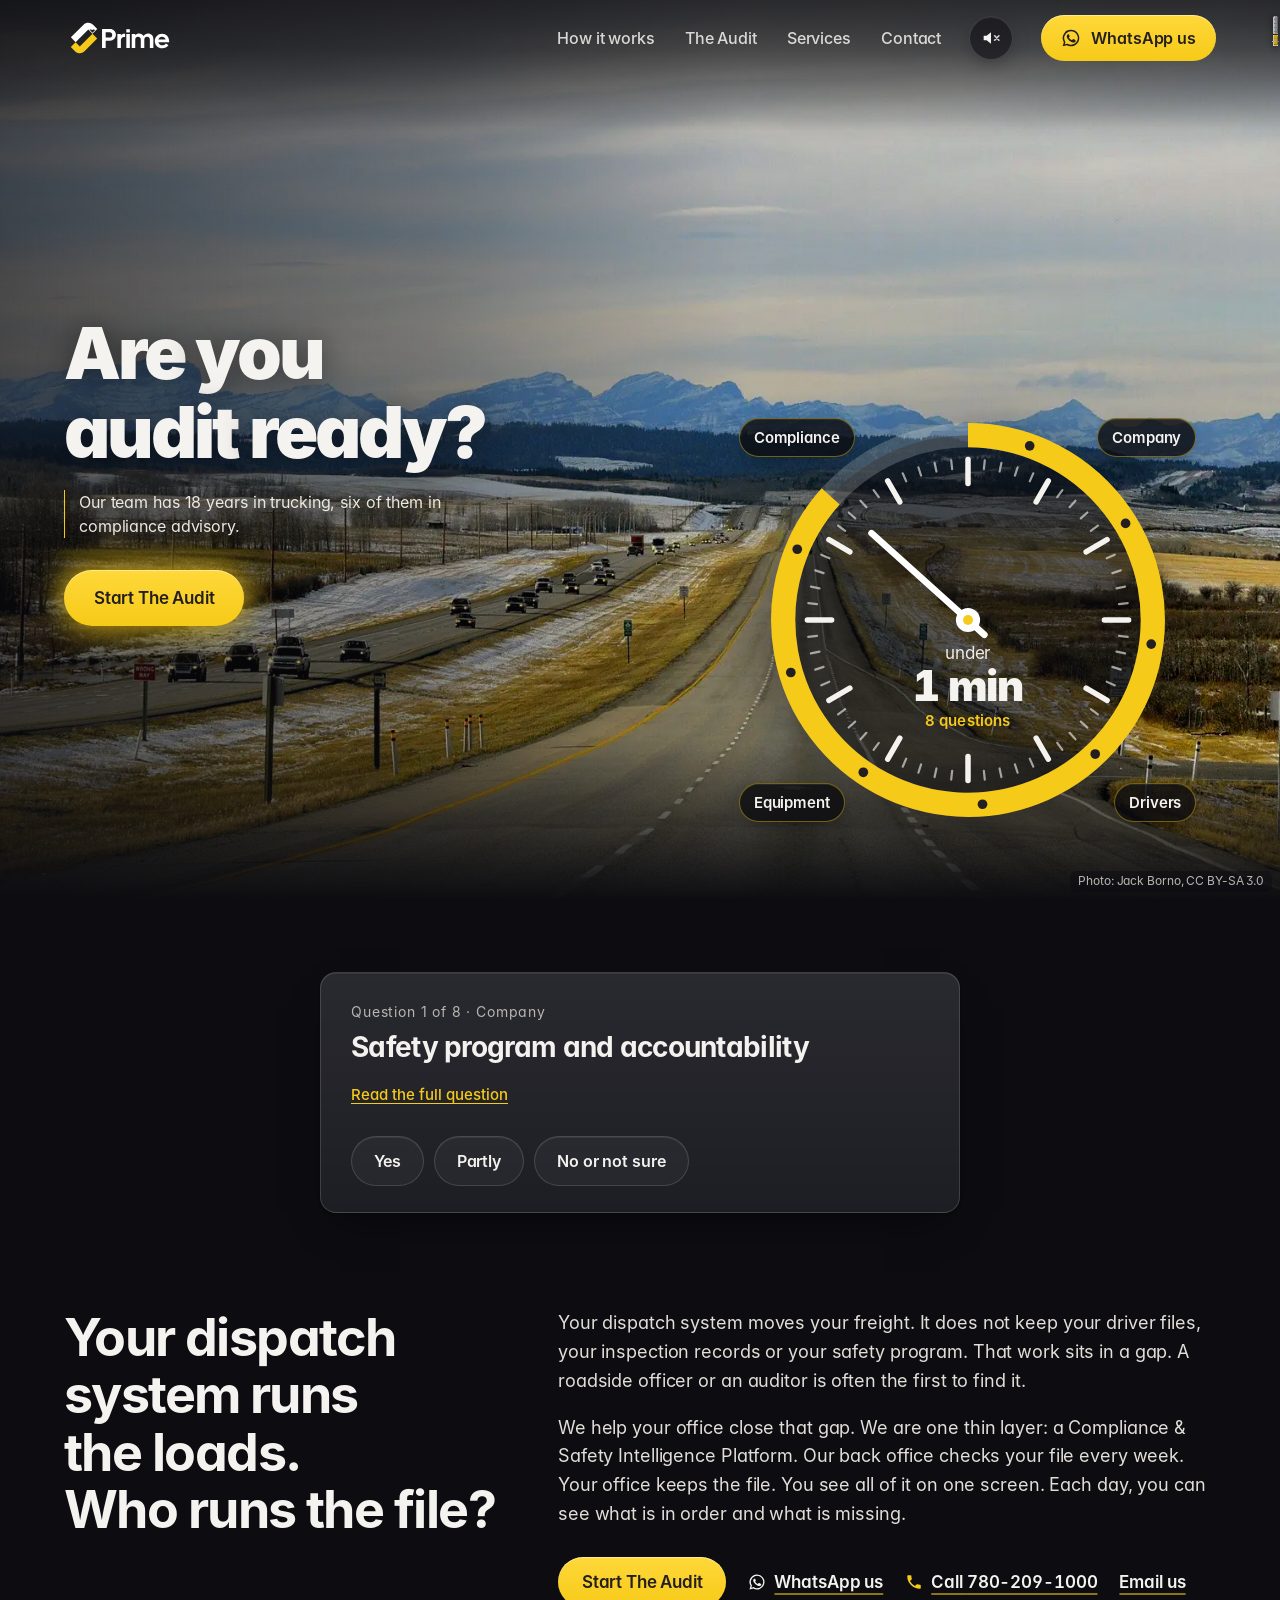
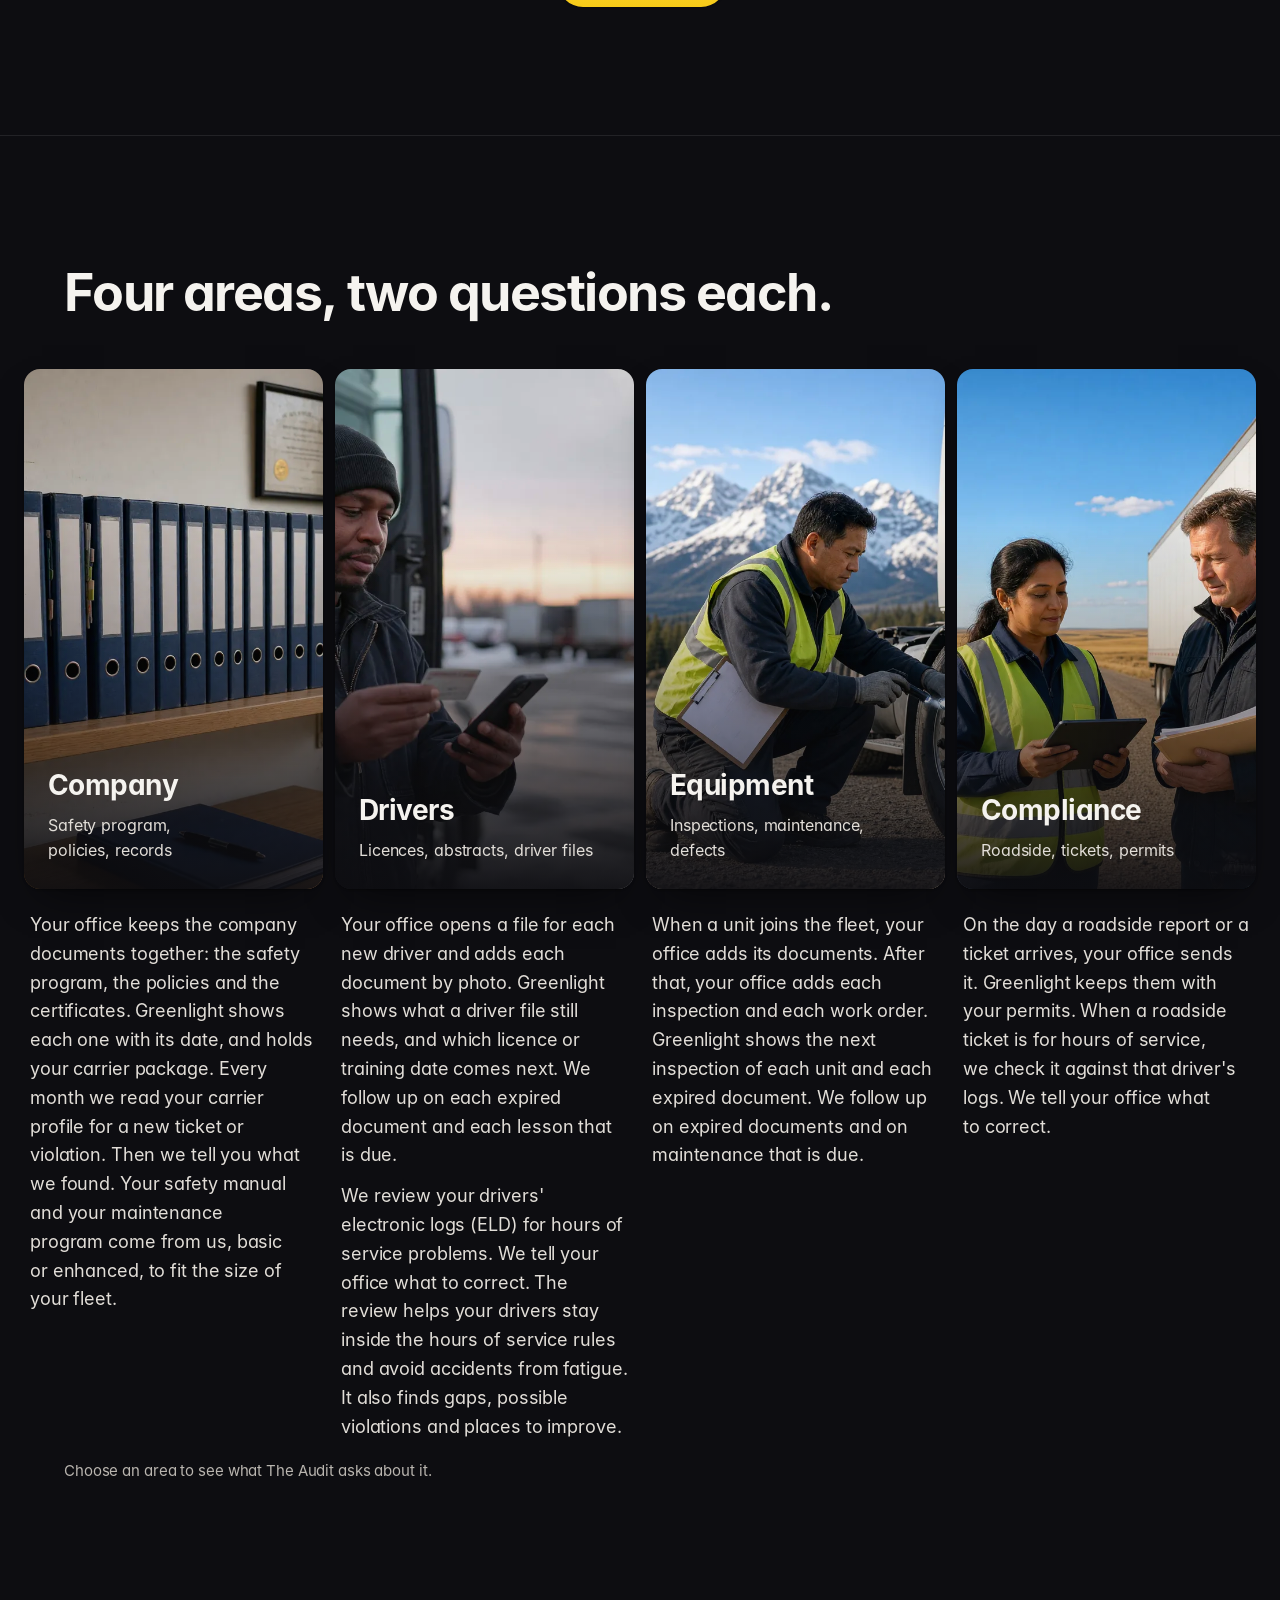
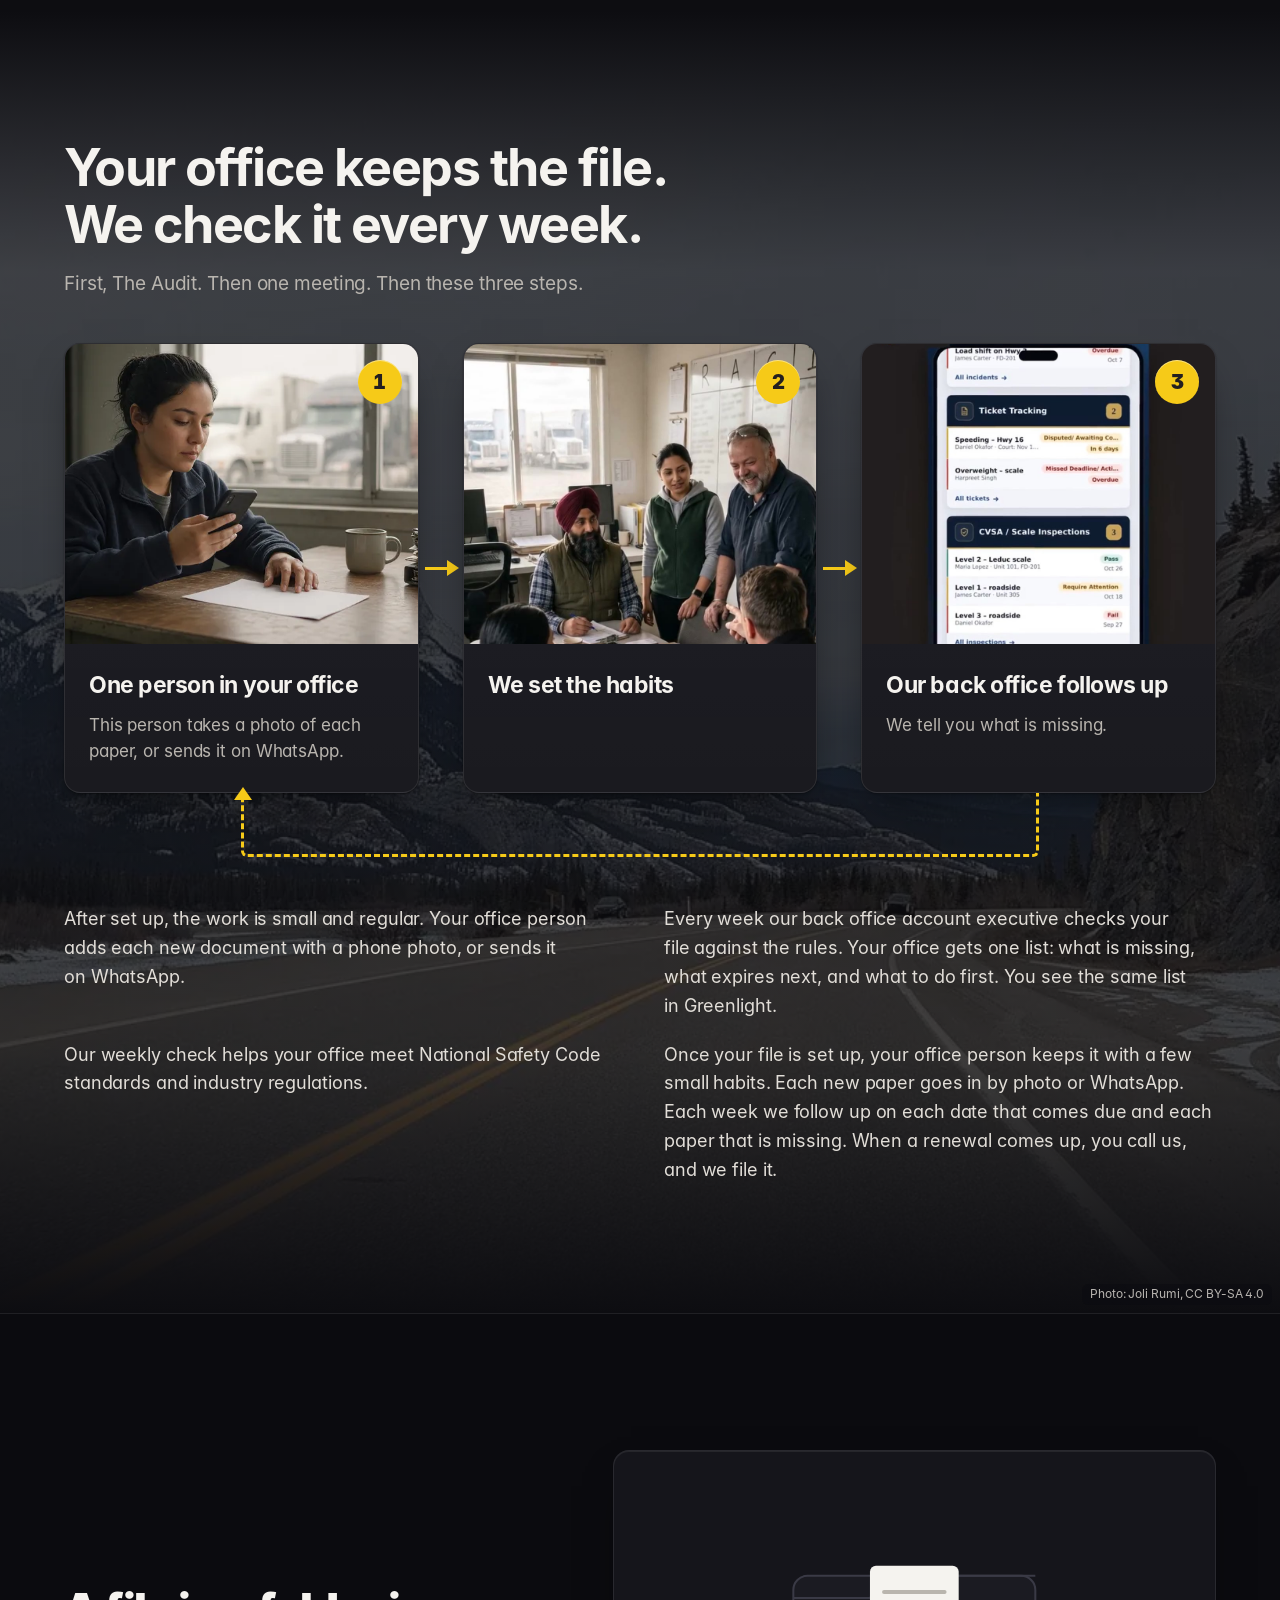
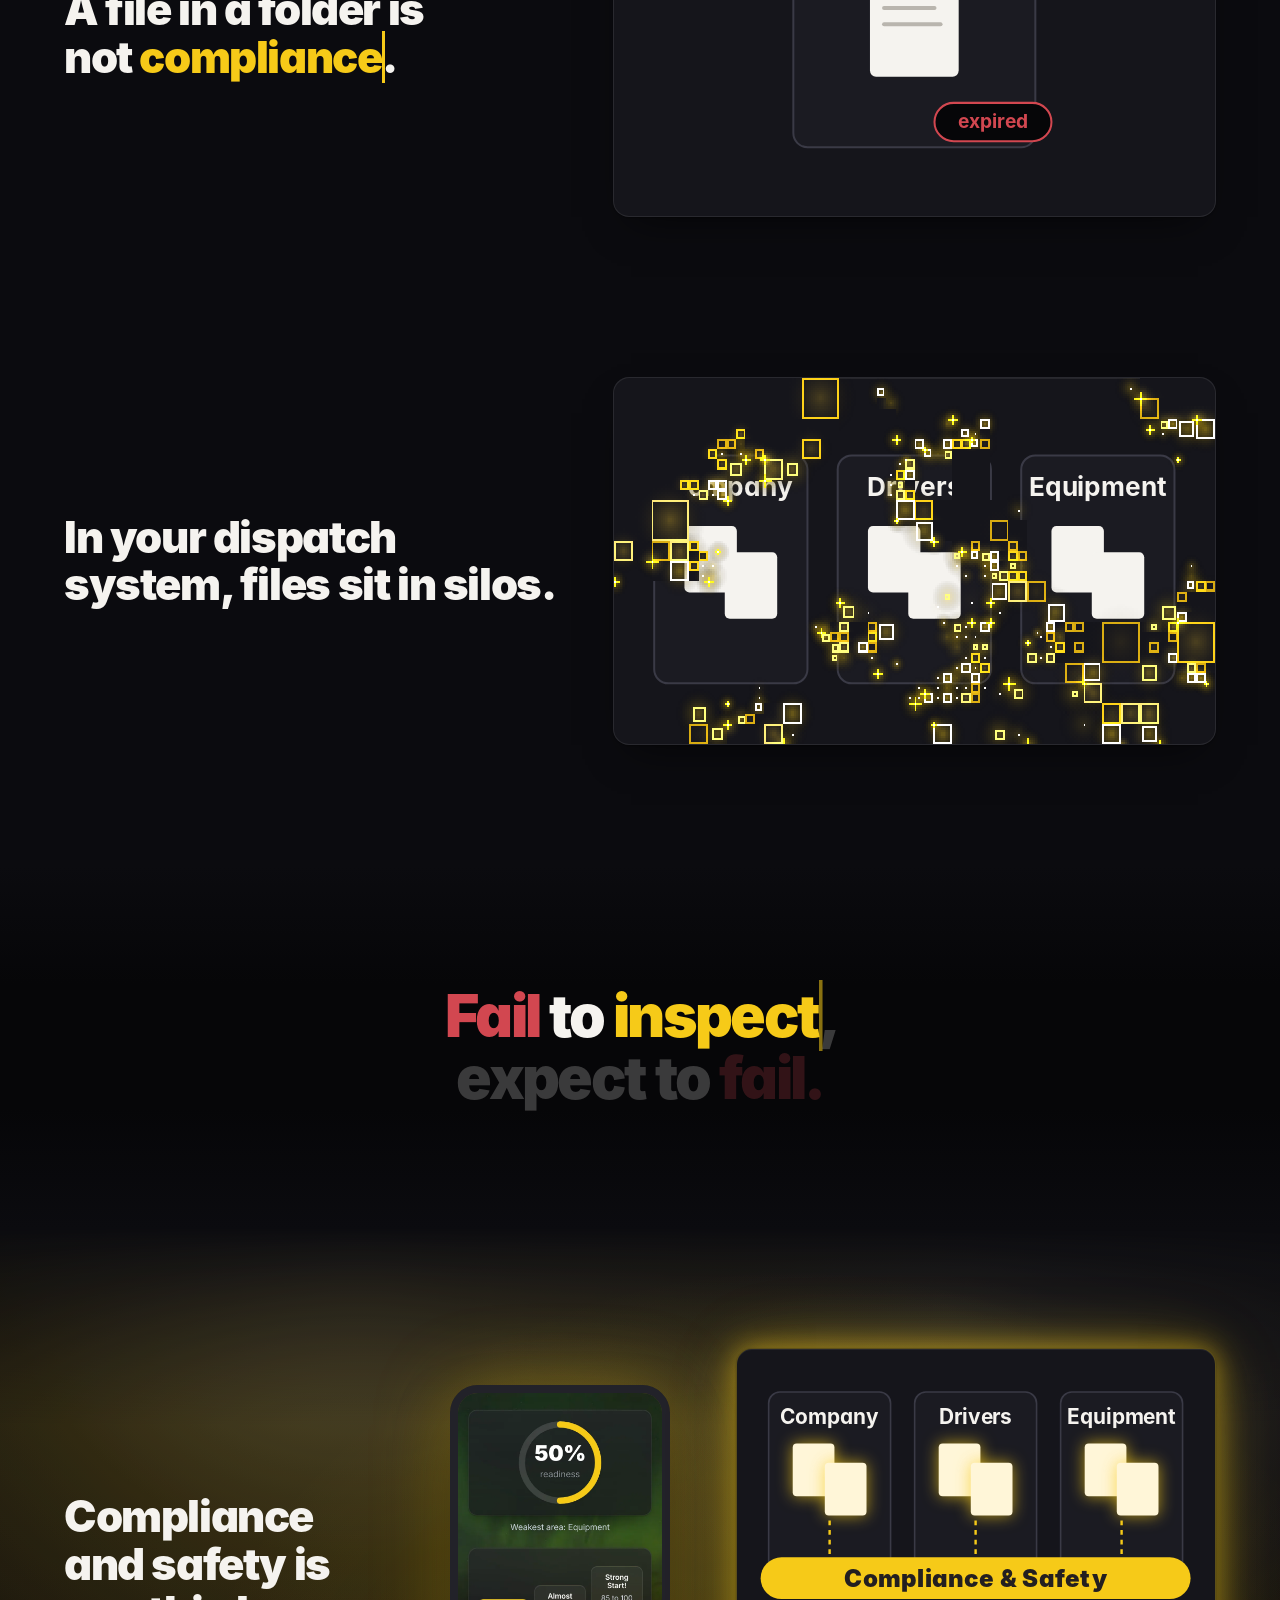
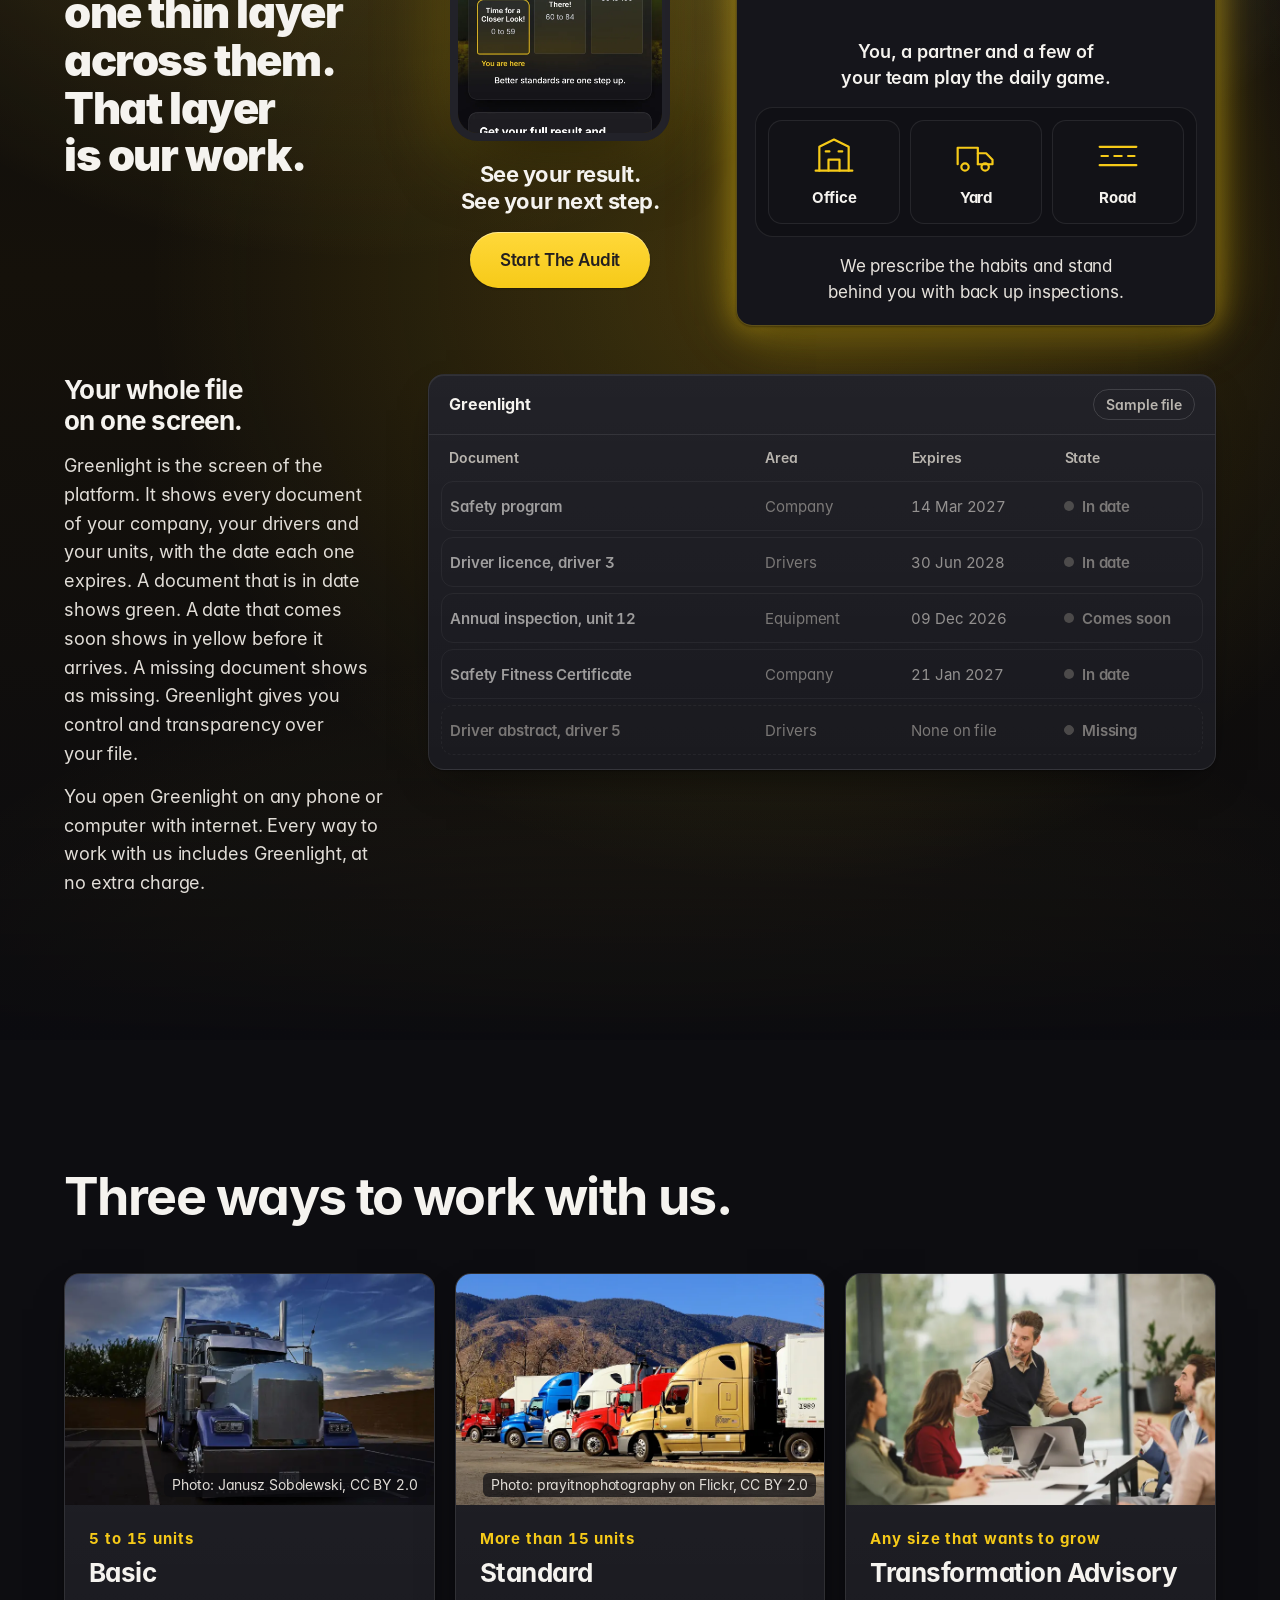
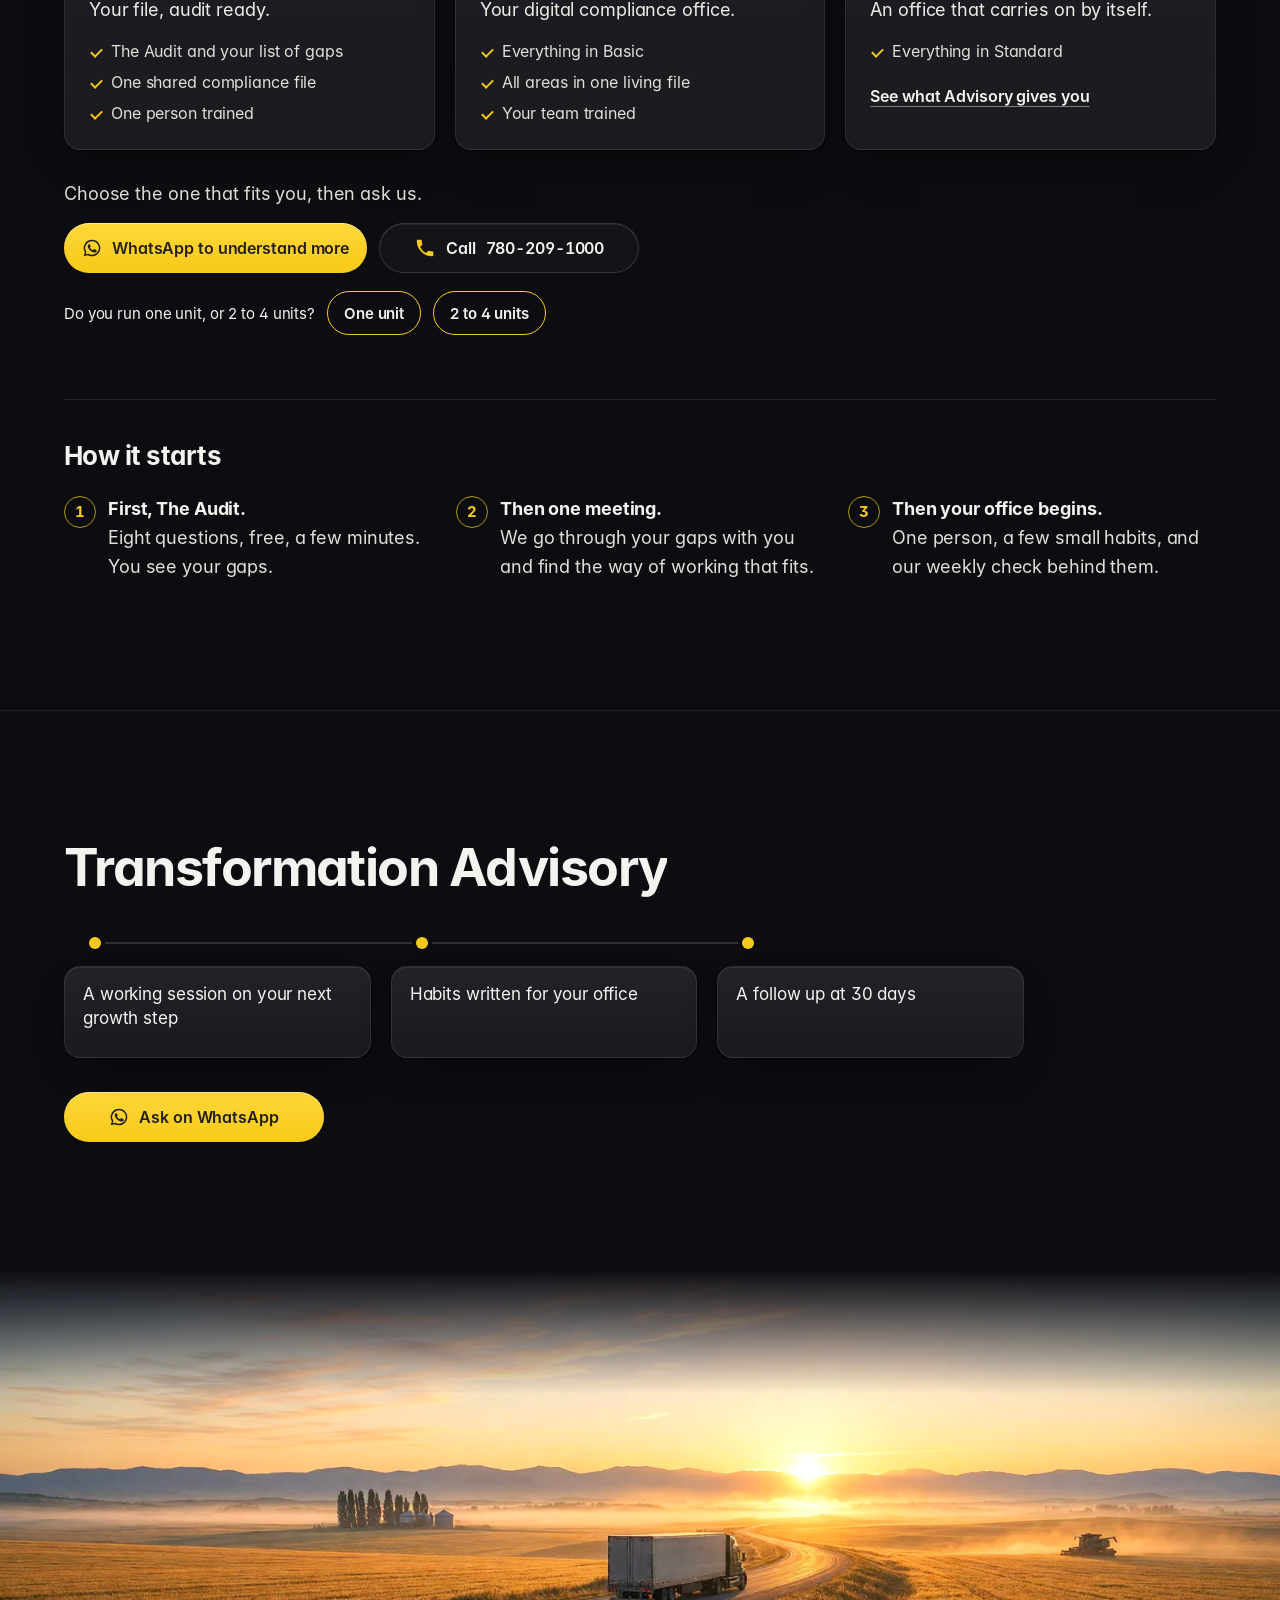
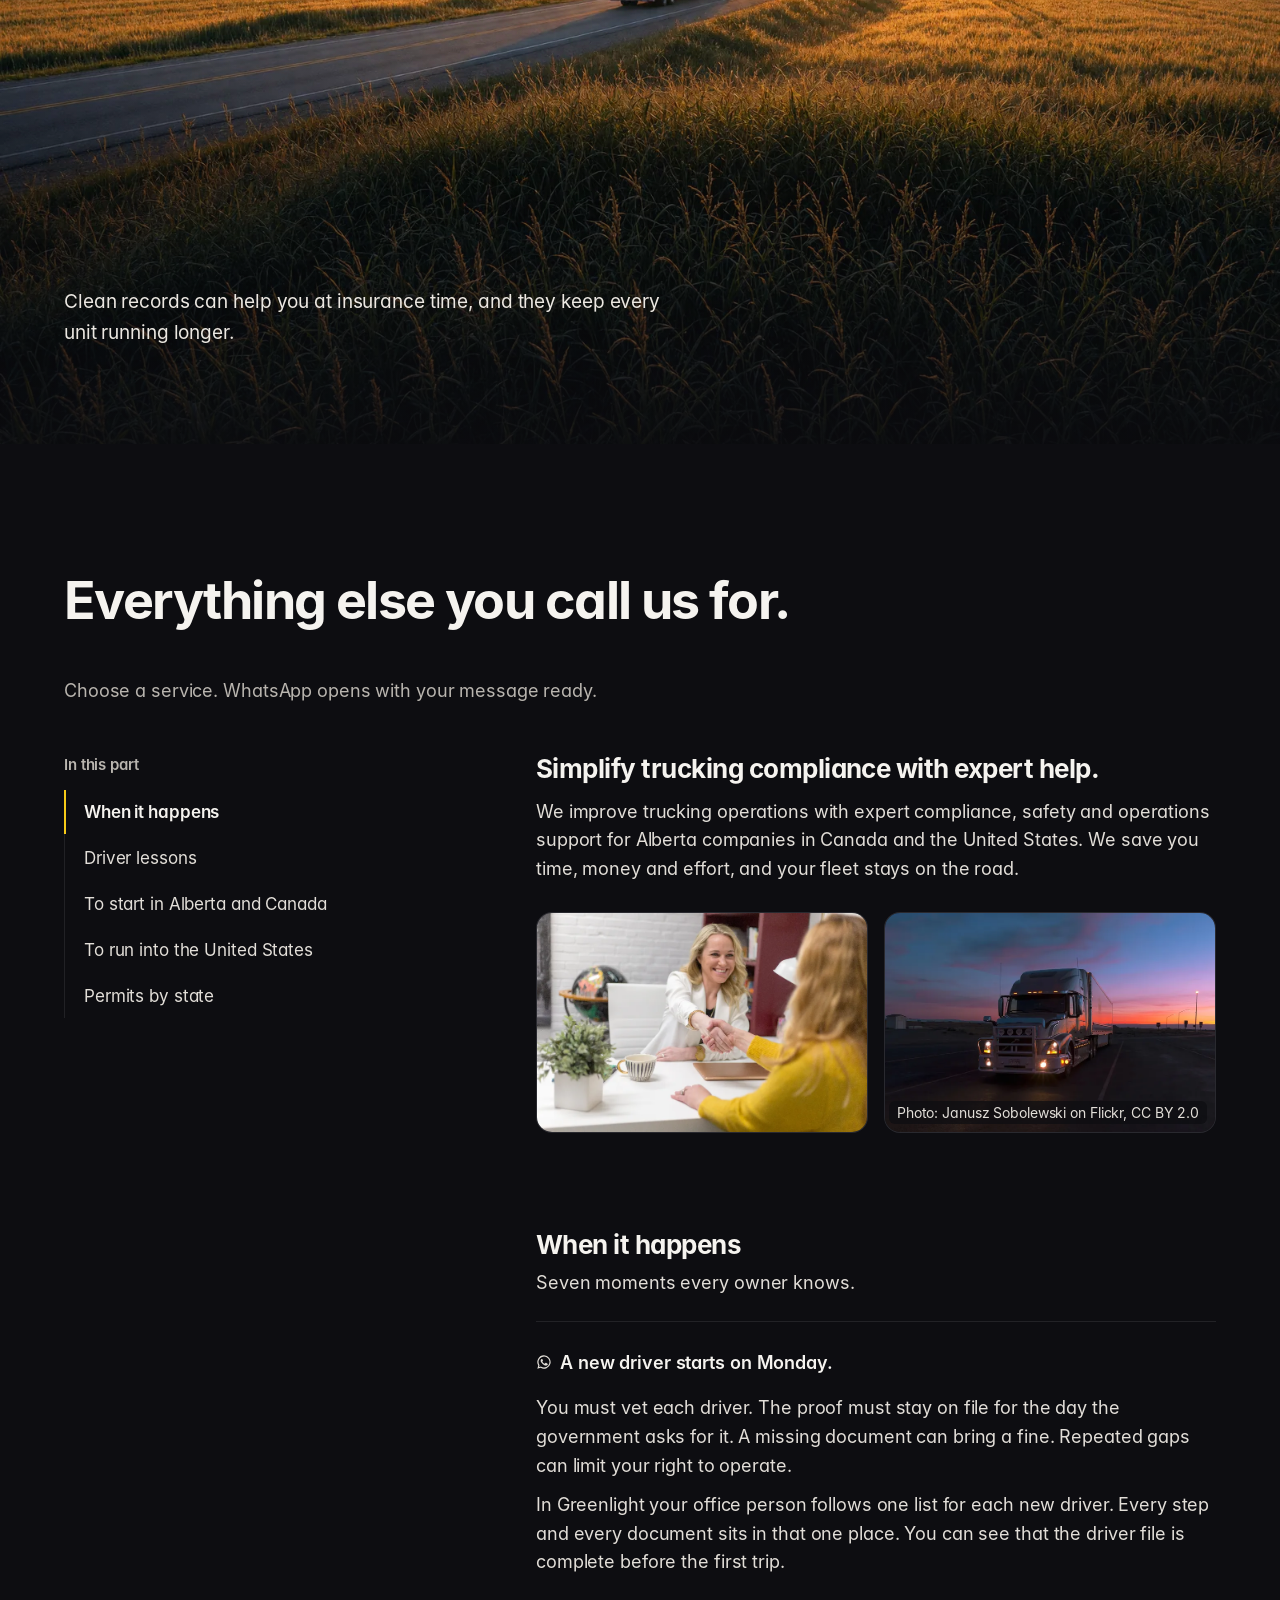
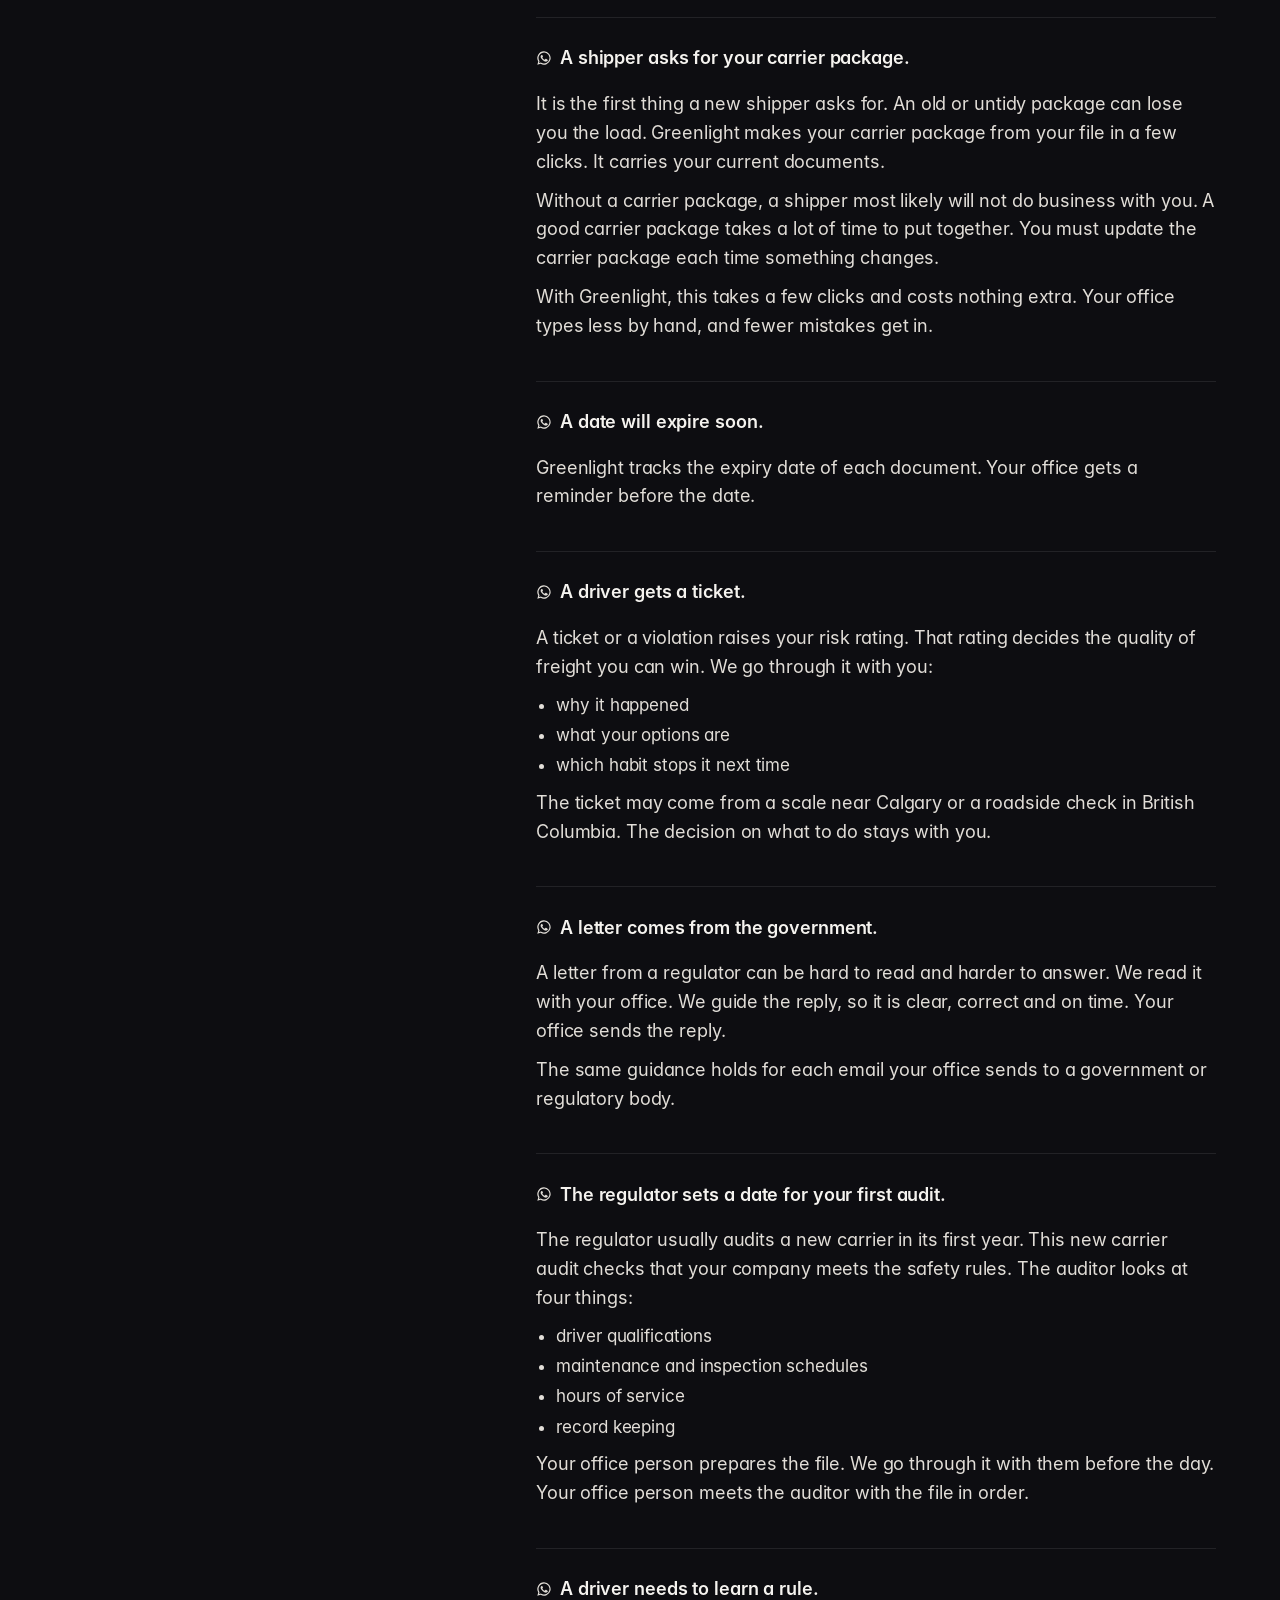
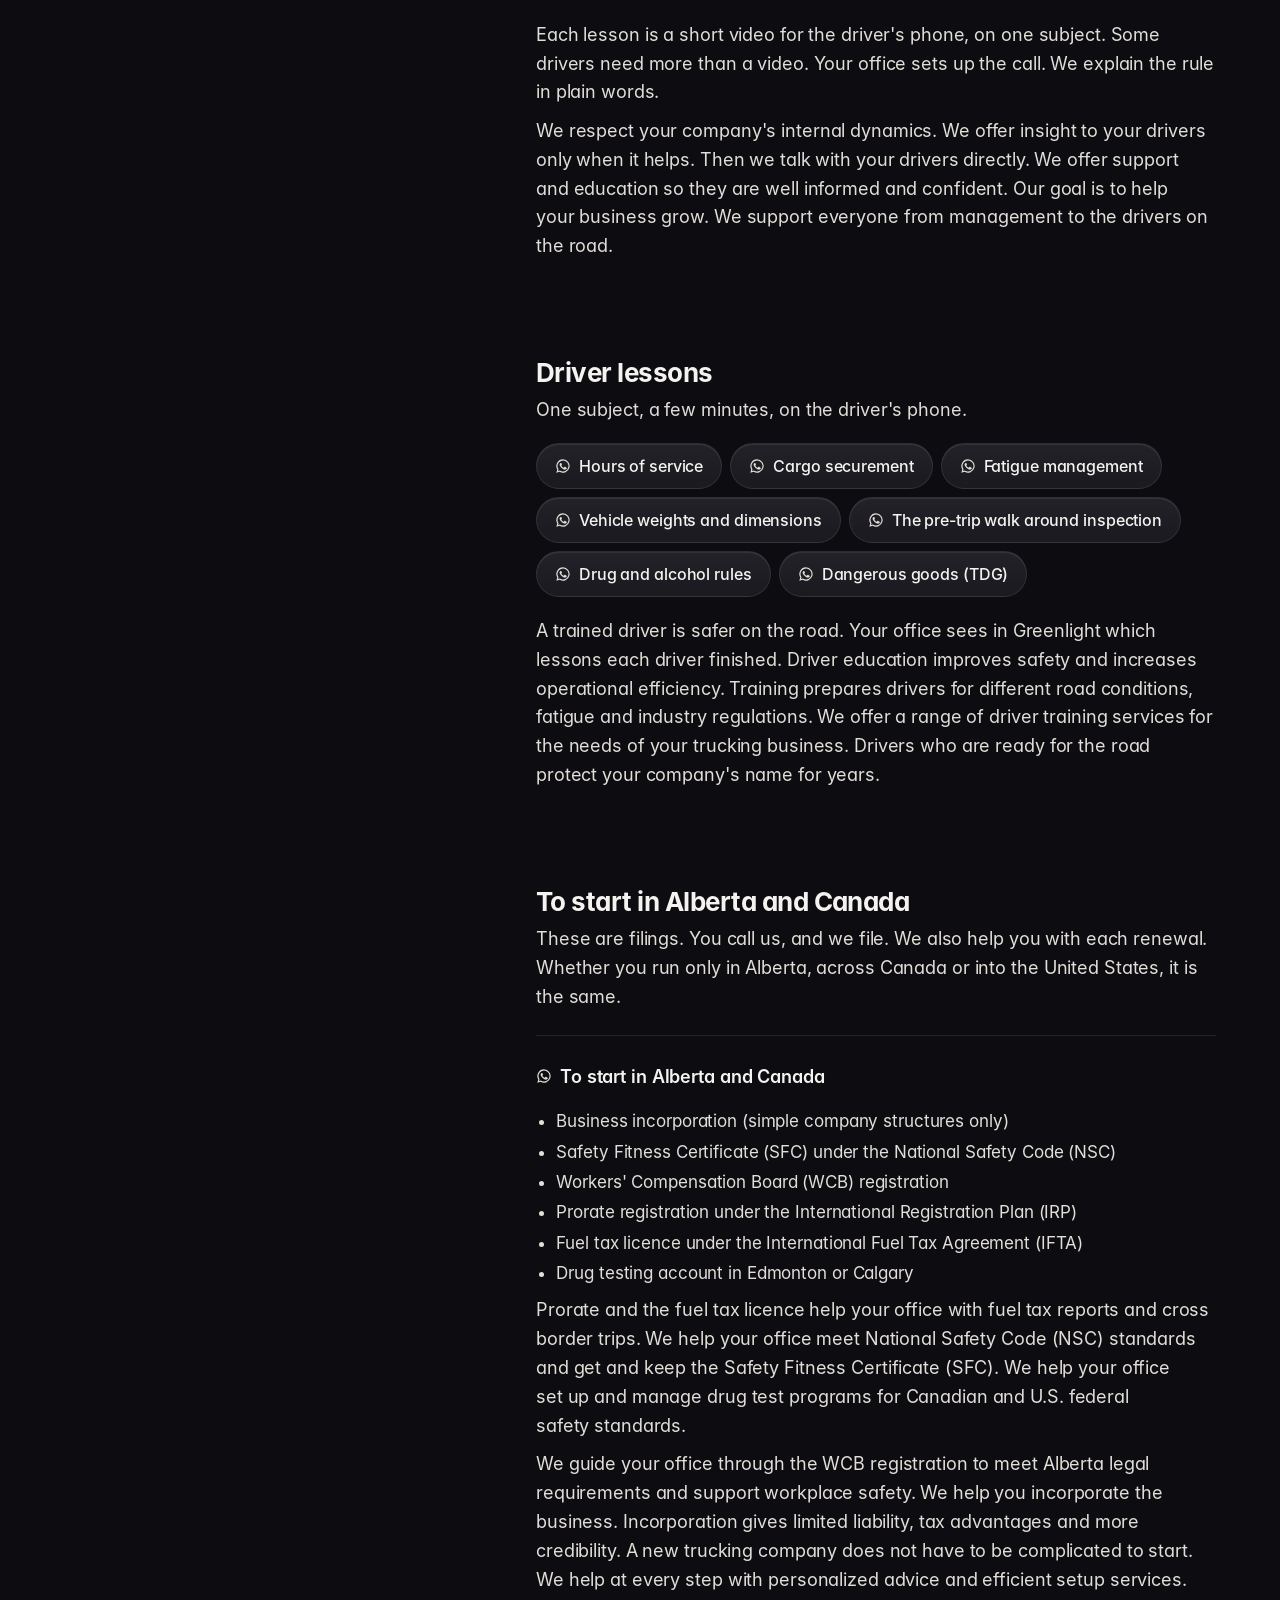
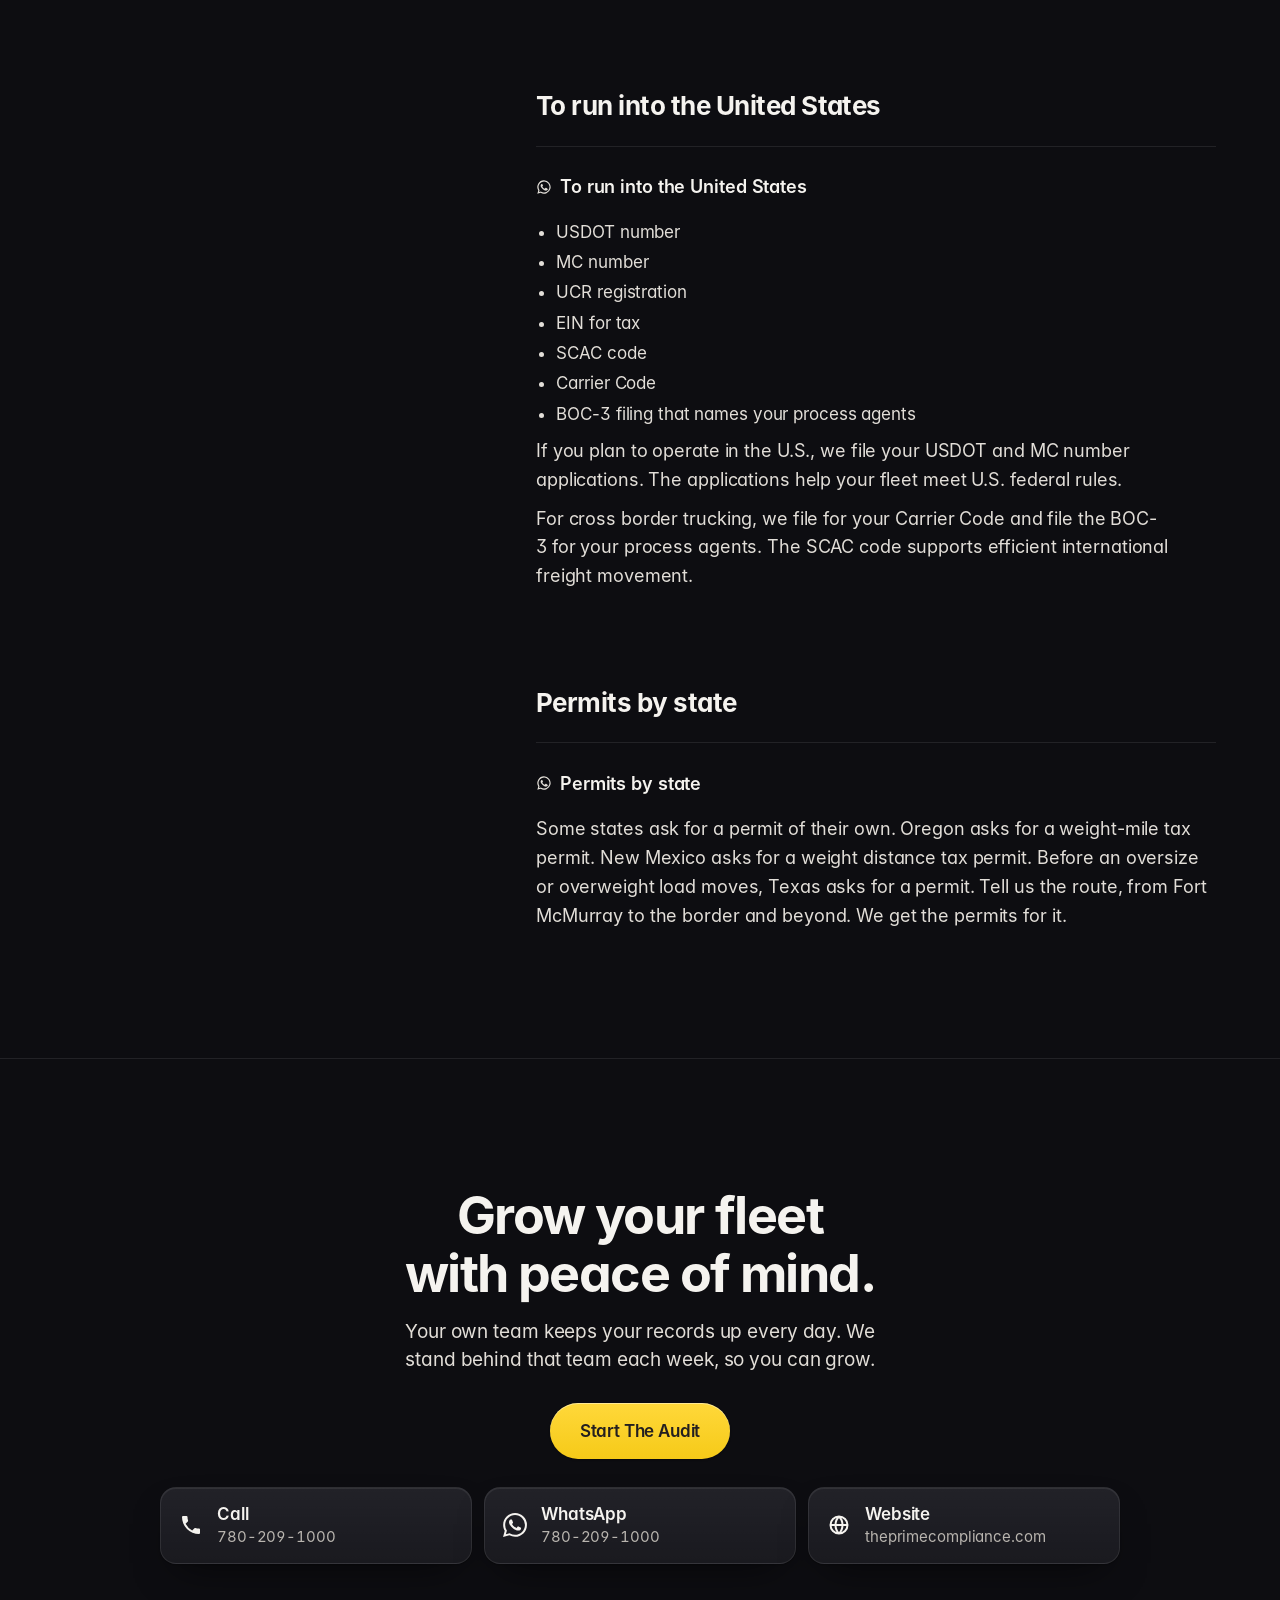
<file: index.html>
<!doctype html>
<html lang="en">
<head>
<meta charset="utf-8">
<meta name="theme-color" content="#0D0D11">
<meta name="viewport" content="width=device-width, initial-scale=1, viewport-fit=cover">
<title>Prime Trucking Compliance</title>
<meta name="description" content="Are you audit ready? Eight questions, four areas, your result in under a minute.">
<link rel="preload" href="fonts/Inter-Regular.woff2" as="font" type="font/woff2" crossorigin>
<link rel="preload" as="image" href="img/hero_rockies_highway_1600.webp" imagesrcset="img/hero_rockies_highway_800.webp 800w, img/hero_rockies_highway_1600.webp 1600w" imagesizes="100vw">
<link rel="stylesheet" href="css/home.css">
<link rel="stylesheet" href="css/v2.css">
<link rel="stylesheet" href="css/modern.css">
<link rel="stylesheet" href="css/layer.css">
<link rel="stylesheet" href="css/round2.css">
<link rel="stylesheet" href="css/round3.css">
<link rel="stylesheet" href="css/round4.css">
<link rel="stylesheet" href="css/round5.css">
<link rel="stylesheet" href="css/sound.css">
<link rel="stylesheet" href="css/round6.css">
<link rel="stylesheet" href="css/round7.css">
<link rel="stylesheet" href="css/round8.css">
<link rel="stylesheet" href="css/desk.css">
<link rel="stylesheet" href="css/credits.css">
<script>document.documentElement.classList.add("js")</script>
<noscript><style>.reveal,.area.px img,.area.px figcaption,.lw,.ls{opacity:1!important;transform:none!important;filter:none!important}.layer{height:auto}.layer-stage{position:static;height:auto}.dial-face,.dial-tag,.dial-mid,.hero h1,.hero .lead,.hero .proof,.hero .cta-row,.hero .eyebrow{opacity:1!important;filter:none!important;transform:none!important}</style></noscript>
</head>
<body>
<a class="skip" href="#top">Skip to the main content</a>

<header class="nav" id="nav">
  <div class="nav-in">
    <a class="brand" translate="no" href="#top" aria-label="Prime, back to the top"><img src="logo/Prime_logo_on_black_DERIVED.svg" alt="Prime" width="132" height="51"></a>
    <nav class="menu" aria-label="Main">
      <a href="#how">How it works</a>
      <a href="#audit">The Audit</a>
      <a href="#services">Services</a>
      <a href="#films" hidden>Films</a>
      <a href="#contact">Contact</a>
    </nav>
    <button class="snd" id="snd" type="button" aria-pressed="false" aria-label="Quiet music" title="Quiet music" data-src="audio/peace_loop.mp3"><svg viewBox="0 0 24 24" aria-hidden="true" focusable="false"><path class="snd-body" d="M4 9.5h3.2L12 5.6v12.8l-4.8-3.9H4z"/><path class="snd-wave" d="M15.3 9.2a4 4 0 0 1 0 5.6"/><path class="snd-wave" d="M17.9 6.6a7.6 7.6 0 0 1 0 10.8"/><path class="snd-off" d="M16 9.6l4.6 4.8M20.6 9.6 16 14.4"/></svg></button>
    <a class="pill wa-pill" href="https://wa.me/17802091000" target="_blank" rel="noopener"><span class="wa-ico" aria-hidden="true"></span>WhatsApp us</a>
    <a class="snd-credit" href="https://freesound.org/people/TheoJT/sounds/510948/" target="_blank" rel="noopener">Music: “Peaceful Ambiance Music” by TheoJT, CC BY 4.0, shortened</a>
  </div>
</header>

<main id="top">

  <section class="hero" aria-label="The Audit">
    <div class="hero-photo" aria-hidden="true"><img width="1600" height="1063" src="img/hero_rockies_highway_1600.webp" srcset="img/hero_rockies_highway_800.webp 800w, img/hero_rockies_highway_1600.webp 1600w" sizes="100vw" alt="" fetchpriority="high"></div>
    <div class="hero-scrim" aria-hidden="true"></div>
    <a class="bg-credit" href="https://commons.wikimedia.org/wiki/File:Trans_Canada_Highway_-_Cochrane_-_panoramio.jpg" target="_blank" rel="noopener">Photo: Jack Borno, CC BY-SA 3.0</a>
    <div class="hero-in wrap">
      <div class="hero-copy">
        <h1>Are you audit ready?</h1>
        <p class="proof">Our team has 18 years in trucking, six of them in compliance advisory.</p>
        <div class="cta-row">
          <a class="btn btn-yellow" href="audit/#start">Start The Audit</a>
          <a class="btn btn-ghost" id="watchFirst" href="#films" hidden><span class="play-ico" aria-hidden="true"></span>Watch first</a>
        </div>
      </div>
      <div class="dial crisp" role="img" aria-label="Eight questions, under one minute, four areas">
        <img class="dial-face" src="fx/clock.svg" width="400" height="400" alt="" aria-hidden="true">
        <div class="dial-mid"><span class="dial-small">under</span><span class="dial-big">1 min</span><span class="dial-q">8 questions</span></div>
        <span class="dial-tag t1">Company</span>
        <span class="dial-tag t2">Drivers</span>
        <span class="dial-tag t3">Equipment</span>
        <span class="dial-tag t4">Compliance</span>
      </div>
    </div>
  </section>

  <section class="q1-band" id="q1band" aria-label="Question 1 of The Audit">
    <div class="wrap">
      <div class="q1" role="group" aria-labelledby="q1-t">
        <p class="q1-head">Question 1 of 8 <span aria-hidden="true">·</span> Company</p>
        <p class="q1-t" id="q1-t">Safety program and accountability</p>
        <button class="q1-more" type="button" aria-expanded="false" aria-controls="q1-q">Read the full question</button>
        <p class="q1-q" id="q1-q" hidden>Can you show a current safety program that fits your trucking operation, identify who is responsible for safety, and prove the rules are being followed day to day?</p>
        <div class="q1-a">
          <a class="q1-b" href="audit/#q1-0">Yes</a>
          <a class="q1-b" href="audit/#q1-1">Partly</a>
          <a class="q1-b" href="audit/#q1-2">No or not sure</a>
        </div>
      </div>
    </div>
    <!-- Stage five (November 24, 2026): the opening words of the desktop text, a statement inside part one, on a computer only. -->
    <div class="wrap open-stmt desk-only">
      <h2 class="open-h" id="open-h">Your dispatch system runs the loads. <span class="nl">Who runs the file?</span></h2>
      <div class="open-body">
        <p>Your dispatch system moves your freight. It does not keep your driver files, your inspection records or your safety program. That work sits in a gap. A roadside officer or an auditor is often the first to find it.</p>
        <p>We help your office close that gap. We are one thin layer: a Compliance &amp; Safety Intelligence Platform. Our back office checks your file every week. Your office keeps the file. You see all of it on one screen. Each day, you can see what is in order and what is missing.</p>
        <div class="open-acts">
          <a class="btn btn-yellow btn-sm" href="audit/#start">Start The Audit</a>
          <a class="open-link" href="https://wa.me/17802091000" target="_blank" rel="noopener"><span class="wa-ico" aria-hidden="true"></span><span class="u">WhatsApp us</span></a>
          <span class="open-br" aria-hidden="true"></span>
          <a class="open-link" href="tel:+17802091000"><span class="row-ico phone" aria-hidden="true"></span><span class="u">Call <span class="nw">780-209-1000</span></span></a>
          <a class="open-link" href="https://theprimecompliance.com/contact-us"><span class="u">Email us</span></a>
        </div>
      </div>
    </div>
  </section>

  <section class="areas band-dark" aria-labelledby="areas-h">
    <div class="wrap">
      <h2 id="areas-h">Four areas, two questions each.</h2>
    </div>
    <div class="area-row">
      <figure class="area px"><img width="800" height="450" src="photos/company_800.webp" srcset="photos/company_800.webp 800w, photos/company_1600.webp 1600w" sizes="(max-width: 560px) 540px, (max-width: 1000px) 680px, 930px" alt="Navy binders of company records on an office shelf, with trucks parked in the yard outside the window" loading="lazy" style="object-position: 30% 50%"><button class="area-tap" type="button" data-area="Company" aria-expanded="false" aria-controls="areaAsk"><span class="sr-only">What The Audit asks about Company</span></button><figcaption><b>Company</b><span>Safety program, policies, records</span></figcaption><p class="area-do" hidden>Your office keeps the company documents together: the safety program, the policies and the certificates.</p><p class="area-do" hidden>Your safety manual and your maintenance program come from us, basic or enhanced, to fit the size of your fleet.</p></figure>
      <figure class="area px"><img width="800" height="450" src="photos/drivers_800.webp" srcset="photos/drivers_800.webp 800w, photos/drivers_1600.webp 1600w" sizes="(max-width: 560px) 540px, (max-width: 1000px) 680px, 930px" alt="A driver at his cab door photographs his licence with his phone" loading="lazy" style="object-position: 62% 50%"><button class="area-tap" type="button" data-area="Drivers" aria-expanded="false" aria-controls="areaAsk"><span class="sr-only">What The Audit asks about Drivers</span></button><figcaption><b>Drivers</b><span>Licences, abstracts, driver files</span></figcaption><p class="area-do" hidden>Your office opens a file for each new driver and adds each document by photo.</p><p class="area-do" hidden>We review your drivers' electronic logs (ELD) for hours of service problems.</p></figure>
      <figure class="area px"><img width="800" height="450" src="photos/equipment_800.webp" srcset="photos/equipment_800.webp 800w, photos/equipment_1600.webp 1600w" sizes="(max-width: 560px) 540px, (max-width: 1000px) 680px, 930px" alt="A mechanic checks the front wheel and brake of a truck in a yard below the mountains" loading="lazy" style="object-position: 30% 50%"><button class="area-tap" type="button" data-area="Equipment" aria-expanded="false" aria-controls="areaAsk"><span class="sr-only">What The Audit asks about Equipment</span></button><figcaption><b>Equipment</b><span>Inspections, maintenance, defects</span></figcaption><p class="area-do" hidden>When a unit joins the fleet, your office adds its documents.</p></figure>
      <figure class="area px"><img width="800" height="450" src="photos/compliance_800.webp" srcset="photos/compliance_800.webp 800w, photos/compliance_1600.webp 1600w" sizes="(max-width: 560px) 540px, (max-width: 1000px) 680px, 930px" alt="An inspector reviews papers with a driver beside his truck on a prairie highway" loading="lazy" style="object-position: 50% 50%"><button class="area-tap" type="button" data-area="Compliance" aria-expanded="false" aria-controls="areaAsk"><span class="sr-only">What The Audit asks about Compliance</span></button><figcaption><b>Compliance</b><span>Roadside, tickets, permits</span></figcaption><p class="area-do" hidden>On the day a roadside report or a ticket arrives, your office sends it.</p><p class="area-do" hidden>When a roadside ticket is for hours of service, we check it against that driver's logs.</p></figure>
    </div>
    <!-- Round six (November 20, 2026): on a computer each department's paragraph from the services rewrite
         (platform_services_rewrite_Nov20/REWRITE_FINAL.md, "Four departments, one file") stands under its picture, word
         for word less its label; on a phone it is not shown, and the area tap carries the lines in .area-do instead. -->
    <div class="area-desk">
      <div><p>Your office keeps the company documents together: the safety program, the policies and the certificates. Greenlight shows each one with its date, and holds your carrier package. Every month we read your carrier profile for a new ticket or violation. Then we tell you what we found. Your safety manual and your maintenance program come from us, basic or enhanced, to fit the size of your fleet.</p></div>
      <div><p>Your office opens a file for each new driver and adds each document by photo. Greenlight shows what a driver file still needs, and which licence or training date comes next. We follow up on each expired document and each lesson that is due.</p><p>We review your drivers' electronic logs (ELD) for hours of service problems. We tell your office what to correct. The review helps your drivers stay inside the hours of service rules and avoid accidents from fatigue. It also finds gaps, possible violations and places to improve.</p></div>
      <div><p>When a unit joins the fleet, your office adds its documents. After that, your office adds each inspection and each work order. Greenlight shows the next inspection of each unit and each expired document. We follow up on expired documents and on maintenance that is due.</p></div>
      <div><p>On the day a roadside report or a ticket arrives, your office sends it. Greenlight keeps them with your permits. When a roadside ticket is for hours of service, we check it against that driver's logs. We tell your office what to correct.</p></div>
    </div>
    <div class="wrap"><div class="area-ask" id="areaAsk" hidden aria-live="polite"></div><p class="area-hint"><span class="phone-only">Tap an area to see what The Audit asks about it.</span><span class="desk-only">Choose an area to see what The Audit asks about it.</span></p></div>
  </section>

  <section class="how" id="how" aria-labelledby="how-h">
    <div class="sec-bg" aria-hidden="true"><img width="1600" height="900" src="img/drivers_mountain_snow_1600.webp" srcset="img/drivers_mountain_snow_800.webp 800w, img/drivers_mountain_snow_1600.webp 1600w" sizes="100vw" alt="" loading="lazy" decoding="async"></div>
    <a class="bg-credit" href="https://commons.wikimedia.org/wiki/File:Part_of_the_Rocky_Mountains_along_Highway_16_in_Alberta,_Canada3.jpg" target="_blank" rel="noopener">Photo: Joli Rumi, CC BY-SA 4.0</a>
    <div class="wrap">
      <h2 id="how-h">Your office keeps the file. We check it every week.</h2>
      <p class="how-intro reveal">First, The Audit. Then one meeting. Then these three steps.</p>
      <div class="how-grid">
        <article class="how-card reveal">
          <div class="how-img"><img width="800" height="450" src="photos/office_person_800.webp" alt="A woman in a trucking office photographs a paper with her phone" loading="lazy"></div>
          <span class="how-n">1</span>
          <h3>One person in your office</h3>
          <p>This person takes a photo of each paper, or sends it on WhatsApp.</p>
        </article>
        <span class="how-arrow" aria-hidden="true"></span>
        <article class="how-card reveal">
          <div class="how-img"><img width="900" height="1008" src="frames/step_team.jpg" alt="A trucking office team at the table, from our film The Loop" loading="lazy"></div>
          <span class="how-n">2</span>
          <h3>We set the habits</h3>
        </article>
        <span class="how-arrow" aria-hidden="true"></span>
        <article class="how-card reveal">
          <div class="how-img"><img width="900" height="1020" src="frames/step_screen.jpg" alt="A real screen with tickets, inspections and reviews, demo data" loading="lazy"></div>
          <span class="how-n">3</span>
          <h3>Our back office follows up</h3>
          <p>We tell you what is missing.</p>
        </article>
      </div>
      <div class="how-return" aria-hidden="true"></div>
      <!-- Round six: the weekly check from the services rewrite, word for word. A phone shows the one line; a computer shows
           the two paragraphs, the second of which carries the same line. -->
      <p class="how-intro how-list reveal">Your office gets one list: what is missing, what expires next, and what to do first.</p>
      <div class="how-week reveal">
        <p>After set up, the work is small and regular. Your office person adds each new document with a phone photo, or sends it on WhatsApp.</p>
        <p>Every week our back office account executive checks your file against the rules. Your office gets one list: what is missing, what expires next, and what to do first. You see the same list in Greenlight.</p>
        <p>Our weekly check helps your office meet National Safety Code standards and industry regulations.</p>
        <p>Once your file is set up, your office person keeps it with a few small habits. Each new paper goes in by photo or WhatsApp. Each week we follow up on each date that comes due and each paper that is missing. When a renewal comes up, you call us, and we file it.</p>
      </div>
    </div>
  </section>

  <section class="story" id="layer" aria-labelledby="layer-h">
    <h2 id="layer-h" class="sr-only">Compliance and safety is one thin layer</h2>

    <div class="beat beat-a" data-beat="a">
      <div class="wrap beat-grid">
        <div class="beat-words">
          <p class="bs"><span class="sr-only">A file in a folder is not compliance.</span><span aria-hidden="true">A file in a folder is not <span class="type" id="typeWord">compliance</span>.</span></p>
        </div>
        <figure class="art art-card">
          <svg class="art-svg" viewBox="0 0 560 315" role="img" aria-label="One paper goes into a closed folder, and its date runs out unseen.">
            <rect x="160" y="100" width="240" height="170" rx="14" class="box"/>
            <path d="M160 122 h76 l18 -22 h146" class="box-tab"/>
            <g class="paper a-drop"><rect x="236" y="20" width="88" height="110" rx="6"/><line x1="250" y1="46" x2="310" y2="46"/><line x1="250" y1="62" x2="300" y2="62"/><line x1="250" y1="78" x2="306" y2="78"/></g>
            <g class="date-tag a-tag"><rect x="300" y="226" width="116" height="38" rx="19"/><text x="358" y="251">expired</text></g>
          </svg>
        </figure>
      </div>
    </div>

    <div class="beat beat-b" data-beat="b">
      <div class="wrap beat-grid">
        <div class="beat-words">
          <p class="bs">In your dispatch system, files sit in silos.</p>
        </div>
        <figure class="art art-card">
          <svg class="art-svg" viewBox="0 0 560 315" role="img" aria-label="The expired paper breaks into small blocks, and the blocks settle as three closed boxes named Company, Drivers and Equipment, each with its own files.">
            <g class="b-old">
              <rect x="160" y="100" width="240" height="170" rx="14" class="box"/>
              <path d="M160 122 h76 l18 -22 h146" class="box-tab"/>
              <g class="paper"><rect x="236" y="90" width="88" height="110" rx="6"/><line x1="250" y1="116" x2="310" y2="116"/><line x1="250" y1="132" x2="300" y2="132"/><line x1="250" y1="148" x2="306" y2="148"/></g>
              <g class="date-tag"><rect x="300" y="226" width="116" height="38" rx="19"/><text x="358" y="251">expired</text></g>
            </g>
            <g class="b-new silos">
              <g class="silo" transform="translate(22 52)"><rect width="152" height="226" rx="14" class="box"/><text x="76" y="40" class="silo-name">Company</text><rect x="30" y="70" width="52" height="66" rx="5" class="paper-s"/><rect x="70" y="96" width="52" height="66" rx="5" class="paper-s"/></g>
              <g class="silo" transform="translate(204 52)"><rect width="152" height="226" rx="14" class="box"/><text x="76" y="40" class="silo-name">Drivers</text><rect x="30" y="70" width="52" height="66" rx="5" class="paper-s"/><rect x="70" y="96" width="52" height="66" rx="5" class="paper-s"/></g>
              <g class="silo" transform="translate(386 52)"><rect width="152" height="226" rx="14" class="box"/><text x="76" y="40" class="silo-name">Equipment</text><rect x="30" y="70" width="52" height="66" rx="5" class="paper-s"/><rect x="70" y="96" width="52" height="66" rx="5" class="paper-s"/></g>
            </g>
          </svg>
          <canvas class="px-cover" width="320" height="180" aria-hidden="true"></canvas>
        </figure>
      </div>
    </div>

    <div class="beat beat-c" data-beat="c">
      <div class="wrap">
        <p class="still-line"><span class="fl-l"><span class="fl-key">Fail</span> to</span> <span class="fl-l"><span class="fl-insp">inspect</span>,</span> <span class="fl-l fl-br">expect</span> <span class="fl-l">to <span class="fl-key fl-end">fail.</span></span></p>
      </div>
    </div>

    <!-- Round seven (November 21, 2026, the owner's corrections): the result phone stands above the thin layer drawing, the
         band carries "Compliance & Safety", and the two lines of the old separate block are the drawing's caption. -->
    <div class="beat beat-d" data-beat="d">
      <div class="d-warm" aria-hidden="true"></div>
      <div class="d-rays" aria-hidden="true"></div>
      <div class="wrap beat-grid d-grid">
        <div class="beat-words">
          <p class="bs">Compliance and safety is one thin layer across them. That layer is our work.</p>
        </div>
        <div class="lit-phone" id="audit">
          <img src="frames/check_result.webp" width="390" height="844" alt="The real result screen of The Audit on the owner's phone: a result of 50 percent, the weakest area and the three levels with You are here" loading="lazy" decoding="async">
          <div class="result-words">
            <h3 class="result-h" id="audit-h">See your result. See your next step.</h3>
            <a class="btn btn-yellow" href="audit/#start">Start The Audit</a>
          </div>
        </div>
        <figure class="art art-card">
          <svg class="art-svg" viewBox="0 0 560 315" role="img" aria-label="One yellow layer, Compliance &amp; Safety, runs across the three boxes, Company, Drivers and Equipment, and every file inside them lights up.">
            <g class="silos">
              <g class="silo" transform="translate(22 30)"><rect width="152" height="226" rx="14" class="box"/><text x="76" y="40" class="silo-name">Company</text><rect x="30" y="64" width="52" height="66" rx="5" class="paper-s"/><rect x="70" y="88" width="52" height="66" rx="5" class="paper-s"/></g>
              <g class="silo" transform="translate(204 30)"><rect width="152" height="226" rx="14" class="box"/><text x="76" y="40" class="silo-name">Drivers</text><rect x="30" y="64" width="52" height="66" rx="5" class="paper-s"/><rect x="70" y="88" width="52" height="66" rx="5" class="paper-s"/></g>
              <g class="silo" transform="translate(386 30)"><rect width="152" height="226" rx="14" class="box"/><text x="76" y="40" class="silo-name">Equipment</text><rect x="30" y="64" width="52" height="66" rx="5" class="paper-s"/><rect x="70" y="88" width="52" height="66" rx="5" class="paper-s"/></g>
            </g>
            <g class="d-joins"><line x1="98" y1="190" x2="98" y2="236" class="join"/><line x1="280" y1="190" x2="280" y2="236" class="join"/><line x1="462" y1="190" x2="462" y2="236" class="join"/></g>
            <rect x="12" y="236" width="536" height="52" rx="26" class="thin-layer d-band"/>
            <text x="280" y="263" dominant-baseline="central" class="thin-text d-band-text">Compliance &amp; Safety</text>
          </svg>
          <figcaption class="d-cap">
            <p class="d-cap-s">You, a partner and a few of your team play the daily game.</p>
          <div class="slab-base d-tiles" role="list" aria-label="Where your team plays the daily game"><span class="tile" role="listitem"><svg class="tile-ico" viewBox="0 0 48 48" aria-hidden="true"><path d="M8 40V14l16-8 16 8v26"/><path d="M4 40h40"/><path d="M18 40V28h12v12"/><path d="M15 19h4M29 19h4"/></svg><b>Office</b></span><span class="tile" role="listitem"><svg class="tile-ico" viewBox="0 0 48 48" aria-hidden="true"><path d="M4 33V15h22v18"/><path d="M26 21h9l7 7v5H26"/><circle cx="12" cy="36" r="4"/><circle cx="34" cy="36" r="4"/></svg><b>Yard</b></span><span class="tile" role="listitem"><svg class="tile-ico" viewBox="0 0 48 48" aria-hidden="true"><path d="M4 14h40M4 34h40"/><path d="M6 24h7M20 24h8M35 24h7"/></svg><b>Road</b></span></div>
            <p class="backup">We prescribe the habits and stand behind you with back up inspections.</p>
          </figcaption>
        </figure>
      </div>
      <!-- Stage five (November 24, 2026, the owner's word: "Climax is here"): three small gold shells of the Pixel FX
           firework burst (00_Knowledge/SHELF/pixelfx, explosions/firework-burst.js, MIT), drawn ahead of time in the
           page's yellow ramp into fx/firework_gold.webp, circle the Compliance & Safety panel once, behind it. -->
      <div class="climax-fw" id="climaxFireworks" aria-hidden="true"><span class="fw fw1"></span><span class="fw fw2"></span><span class="fw fw3"></span></div>
      <!-- Stage five: Prime Greenlight, the signature. A sample file built in HTML, never a screenshot; its rows light one
           by one when half the window is in view, after the circle of fireworks, and rest lit. -->
      <div class="wrap gl-row">
        <div class="gl-words">
          <h3 class="gl-h">Your whole file on one screen.</h3>
          <p class="desk-only">Greenlight is the screen of the platform. It shows every document of your company, your drivers and your units, with the date each one expires. A document that is in date shows green. A date that comes soon shows in yellow before it arrives. A missing document shows as missing. Greenlight gives you control and transparency over your file.</p>
          <p class="desk-only">You open Greenlight on any phone or computer with internet. Every way to work with us includes Greenlight, at no extra charge.</p>
        </div>
        <div class="greenlight" id="greenlight">
          <div class="gl-bar"><b class="gl-name">Greenlight</b><span class="gl-tag">Sample file</span></div>
          <div class="gl-head" aria-hidden="true"><span>Document</span><span>Area</span><span>Expires</span><span>State</span></div>
          <ul class="gl-rows" aria-label="A sample file in Greenlight, made up">
            <li class="gl-r ok"><span class="gl-doc">Safety program</span><span class="gl-area">Company</span><span class="gl-date">14 Mar 2027</span><span class="gl-st"><i aria-hidden="true"></i>In date</span></li>
            <li class="gl-r ok"><span class="gl-doc">Driver licence, driver 3</span><span class="gl-area">Drivers</span><span class="gl-date">30 Jun 2028</span><span class="gl-st"><i aria-hidden="true"></i>In date</span></li>
            <li class="gl-r soon"><span class="gl-doc">Annual inspection, unit 12</span><span class="gl-area">Equipment</span><span class="gl-date">09 Dec 2026</span><span class="gl-st"><i aria-hidden="true"></i>Comes soon</span></li>
            <li class="gl-r ok"><span class="gl-doc">Safety Fitness Certificate</span><span class="gl-area">Company</span><span class="gl-date">21 Jan 2027</span><span class="gl-st"><i aria-hidden="true"></i>In date</span></li>
            <li class="gl-r miss"><span class="gl-doc">Driver abstract, driver 5</span><span class="gl-area">Drivers</span><span class="gl-date">None on file</span><span class="gl-st"><i aria-hidden="true"></i>Missing</span></li>
          </ul>
        </div>
      </div>
    </div>

  </section>

  <section class="offers band-dark" id="offers" aria-labelledby="offers-h">
    <div class="wrap">
      <h2 id="offers-h">Three ways to work with us.</h2>
      <div class="offer-grid">
        <article class="offer reveal" id="offer-basic" data-name="the Basic offer" data-size="5 to 15 units">
          <button class="offer-tap" type="button" aria-pressed="false"><span class="sr-only">Choose Basic</span></button>
          <div class="offer-img"><img src="img/unit_kenworth_800.webp" width="800" height="533" alt="One long nose tractor parked for the night, the start of a small fleet" loading="lazy" decoding="async"><small class="ph-credit">Photo: Janusz Sobolewski, CC BY 2.0</small></div>
          <div class="offer-body">
            <p class="offer-size">5 to 15 units</p>
            <h3>Basic</h3>
            <p class="offer-line">Your file, audit ready.</p>
            <ul class="offer-gives">
              <li>The Audit and your list of gaps</li>
              <li>One shared compliance file</li>
              <li>One person trained</li>
            </ul>
          </div>
        </article>
        <article class="offer reveal" id="offer-standard" data-name="the Standard offer" data-size="more than 15 units">
          <button class="offer-tap" type="button" aria-pressed="false"><span class="sr-only">Choose Standard</span></button>
          <div class="offer-img"><img src="photos/fleet_yard_camera_800.webp" srcset="photos/fleet_yard_camera_800.webp 800w, photos/fleet_yard_camera_1600.webp 1600w" sizes="(min-width: 900px) 30vw, 100vw" width="800" height="533" alt="Six semi tractors with their trailers parked side by side on a paved lot below brown hills" loading="lazy" decoding="async"><small class="ph-credit">Photo: prayitnophotography on Flickr, CC BY 2.0</small></div>
          <div class="offer-body">
            <p class="offer-size">More than 15 units</p>
            <h3>Standard</h3>
            <p class="offer-line">Your digital compliance office.</p>
            <ul class="offer-gives">
              <li>Everything in Basic</li>
              <li>All areas in one living file</li>
              <li>Your team trained</li>
            </ul>
          </div>
        </article>
        <article class="offer reveal" id="offer-transform" data-name="Transformation Advisory" data-size="">
          <button class="offer-tap" type="button" aria-pressed="false"><span class="sr-only">Choose Transformation Advisory</span></button>
          <div class="offer-img"><img src="photos/advisory_people_800.webp" srcset="photos/advisory_people_800.webp 800w, photos/advisory_people_1600.webp 960w" sizes="(min-width: 900px) 30vw, 100vw" width="800" height="533" alt="Five colleagues in business clothes at work around a white table with laptops, in a bright office with tall windows" loading="lazy" decoding="async"></div>
          <div class="offer-body">
            <p class="offer-size">Any size that wants to grow</p>
            <h3>Transformation Advisory</h3>
            <p class="offer-line">An office that carries on by itself.</p>
            <ul class="offer-gives">
              <li>Everything in Standard</li>
            </ul>
            <a class="offer-more" href="#advisory">See what Advisory gives you</a>
          </div>
        </article>
      </div>
      <div class="offers-acts">
        <p class="offers-ask" id="offers-ask"><span class="phone-only">Tap the one that fits you, then ask us.</span><span class="desk-only">Choose the one that fits you, then ask us.</span></p>
        <a class="offer-wa" href="https://wa.me/17802091000?text=Hello%20Prime%2C%20I%20would%20like%20to%20understand%20your%20three%20offers." target="_blank" rel="noopener"><span class="wa-ico" aria-hidden="true"></span>WhatsApp to understand more</a>
        <a class="offer-call" href="tel:+17802091000"><span class="row-ico phone" aria-hidden="true"></span>Call <span class="nw">780-209-1000</span></a>
      </div>
      <!-- November 24, 2026, the owner's sizes of fleet: Basic for 5 to 15 units, Standard for more than 15, and a small door each for one unit and for 2 to 4 units. Each door leads to its own micro-site when that is built; until then it is a WhatsApp message. -->
      <p class="offers-doors">Do you run one unit, or 2 to 4 units? <a class="door" href="https://wa.me/17802091000?text=Hello%20Prime%2C%20I%20would%20like%20to%20understand%20the%20offer%20for%20one%20unit.%20We%20run%20one%20unit." target="_blank" rel="noopener">One unit</a> <a class="door" href="https://wa.me/17802091000?text=Hello%20Prime%2C%20I%20would%20like%20to%20understand%20the%20offer%20for%202%20to%204%20units.%20We%20run%202%20to%204%20units." target="_blank" rel="noopener">2 to 4 units</a></p>
      <div class="starts desk-only" aria-labelledby="starts-h">
        <h3 class="starts-h" id="starts-h">How it starts</h3>
        <ol class="starts-row">
          <li><b>First, The Audit.</b> Eight questions, free, a few minutes. You see your gaps.</li>
          <li><b>Then one meeting.</b> We go through your gaps with you and find the way of working that fits.</li>
          <li><b>Then your office begins.</b> One person, a few small habits, and our weekly check behind them.</li>
        </ol>
      </div>
    </div>
  </section>

  <!-- Round five (November 20, 2026): the Transformation Advisory teaser. The last top offer, after the three ways and before peace of mind (round six, the owner's order), pinned for one
       screen while its three steps reveal along a small path (js/advisory.js); with reduced motion or scripts off it stands
       whole. No price. The film place shows Varun's film only when its line in js/videos.js is ready with place: "advisory". -->
  <section class="advisory band-dark" id="advisory" aria-labelledby="adv-h">
    <div class="adv-stage">
      <div class="wrap adv-in">
        <h2 id="adv-h"><span class="adv-mask"><span class="adv-rise">Transformation Advisory</span></span></h2>
        <div class="adv-pathbox">
          <span class="adv-line" aria-hidden="true"><span class="adv-fill"></span></span>
          <ol class="adv-path">
            <li class="tile-s adv-step" data-at="0.15"><i class="adv-dot" aria-hidden="true"></i><span>A working session on your next growth step</span></li>
            <li class="tile-s adv-step" data-at="0.40"><i class="adv-dot" aria-hidden="true"></i><span>Habits written for your office</span></li>
            <li class="tile-s adv-step" data-at="0.65"><i class="adv-dot" aria-hidden="true"></i><span>A follow up at 30 days</span></li>
          </ol>
        </div>
        <div class="adv-film" id="advFilm" hidden></div>
        <a class="offer-wa adv-wa" href="https://wa.me/17802091000?text=Hello%20Prime%2C%20I%20would%20like%20to%20understand%20Transformation%20Advisory.%20We%20want%20to%20grow%20our%20fleet." target="_blank" rel="noopener"><span class="wa-ico" aria-hidden="true"></span>Ask on WhatsApp</a>
      </div>
    </div>
  </section>

  <!-- Round five, the owner's word (November 20, evening: "Peace of mind image should come second last"): the peace beat
       stands just before the closing block, in a story section of its own so its light and its parked truck work as before -->
  <section class="story story-tail" id="peaceSec" aria-labelledby="peace-h">
    <div class="beat beat-f peace" data-beat="f">
      <div class="peace-photo" aria-hidden="true"><img src="img/peace_dawn_road_1600.webp" srcset="img/peace_dawn_road_800.webp 800w, img/peace_dawn_road_1600.webp 1600w" sizes="100vw" width="1600" height="1067" alt="" loading="lazy" decoding="async"></div>
      <div class="peace-scrim" aria-hidden="true"></div>
      <div class="wrap peace-in">
        <h2 class="peace-big" id="peace-h"><span class="shine" data-text="Hence, peace of mind.">Hence, peace of mind.</span></h2>
        <p class="peace-line">Clean records can help you at insurance time, and they keep every unit running longer.</p>
      </div>
      <div class="truck-park" id="truckPark">
        <span class="truck-rest" role="img" aria-label="A small red truck with its driver, parked"></span>
      </div>
    </div>
  </section>

  <!-- Round six (November 20, 2026): part 9, the services from the rewrite (platform_services_rewrite_Nov20/REWRITE_FINAL.md),
       every sentence word for word, written by round6/build_services.py. A phone shows three groups of closed chips; a tap
       opens two lines and a WhatsApp button (a native details element, so it works with scripts off too). A computer
       (1001 px and wider) shows the same groups open in three columns with the full sentences. -->
  <section class="services" id="services" aria-labelledby="services-h">
    <div class="wrap services-in svc-in">
      <div>
        <h2 id="services-h" class="h-small">Everything else you call us for.</h2>
        <p class="mute-p"><span class="phone-only">Tap a service.</span><span class="desk-only">Choose a service.</span> WhatsApp opens with your message ready.</p>
      </div>
      <div class="svc-phone">
        <div class="svc-group"><h3 class="offer-size svc-label">When it happens</h3><div class="svc-list">
        <details class="svc"><summary class="chip svc-sum">A new driver starts on Monday.</summary><div class="svc-open area-ask"><p>You must vet each driver. In Greenlight your office person follows one list for each new driver.</p><a class="area-wa svc-wa" href="https://wa.me/17802091000?text=Hello%20Prime.%20A%20new%20driver%20starts%20on%20Monday." target="_blank" rel="noopener"><span class="wa-ico" aria-hidden="true"></span>Ask on WhatsApp</a></div></details>
        <details class="svc"><summary class="chip svc-sum">A shipper asks for your carrier package.</summary><div class="svc-open area-ask"><p>It is the first thing a new shipper asks for. Greenlight makes your carrier package from your file in a few clicks.</p><a class="area-wa svc-wa" href="https://wa.me/17802091000?text=Hello%20Prime.%20A%20shipper%20asks%20for%20my%20carrier%20package." target="_blank" rel="noopener"><span class="wa-ico" aria-hidden="true"></span>Ask on WhatsApp</a></div></details>
        <details class="svc"><summary class="chip svc-sum">A date will expire soon.</summary><div class="svc-open area-ask"><p>Greenlight tracks the expiry date of each document. Your office gets a reminder before the date.</p><a class="area-wa svc-wa" href="https://wa.me/17802091000?text=Hello%20Prime.%20A%20date%20will%20expire%20soon." target="_blank" rel="noopener"><span class="wa-ico" aria-hidden="true"></span>Ask on WhatsApp</a></div></details>
        <details class="svc"><summary class="chip svc-sum">A driver gets a ticket.</summary><div class="svc-open area-ask"><p>A ticket or a violation raises your risk rating. We go through it with you.</p><a class="area-wa svc-wa" href="https://wa.me/17802091000?text=Hello%20Prime.%20A%20driver%20gets%20a%20ticket." target="_blank" rel="noopener"><span class="wa-ico" aria-hidden="true"></span>Ask on WhatsApp</a></div></details>
        <details class="svc"><summary class="chip svc-sum">A letter comes from the government.</summary><div class="svc-open area-ask"><p>We read it with your office. Your office sends the reply.</p><a class="area-wa svc-wa" href="https://wa.me/17802091000?text=Hello%20Prime.%20A%20letter%20comes%20from%20the%20government." target="_blank" rel="noopener"><span class="wa-ico" aria-hidden="true"></span>Ask on WhatsApp</a></div></details>
        <details class="svc"><summary class="chip svc-sum">The regulator sets a date for your first audit.</summary><div class="svc-open area-ask"><p>Your office person prepares the file. We go through it with them before the day.</p><a class="area-wa svc-wa" href="https://wa.me/17802091000?text=Hello%20Prime.%20The%20regulator%20sets%20a%20date%20for%20your%20first%20audit." target="_blank" rel="noopener"><span class="wa-ico" aria-hidden="true"></span>Ask on WhatsApp</a></div></details>
        <details class="svc"><summary class="chip svc-sum">A driver needs to learn a rule.</summary><div class="svc-open area-ask"><p>Each lesson is a short video for the driver's phone, on one subject.</p><a class="area-wa svc-wa" href="https://wa.me/17802091000?text=Hello%20Prime.%20A%20driver%20needs%20to%20learn%20a%20rule." target="_blank" rel="noopener"><span class="wa-ico" aria-hidden="true"></span>Ask on WhatsApp</a></div></details>
        </div></div>
        <div class="svc-group"><h3 class="offer-size svc-label">Set up and filings</h3><div class="svc-list">
        <details class="svc"><summary class="chip svc-sum">To start in Alberta and Canada</summary><div class="svc-open area-ask"><ul><li>Business incorporation (simple company structures only)</li><li>Safety Fitness Certificate (SFC) under the National Safety Code (NSC)</li><li>Workers' Compensation Board (WCB) registration</li><li>Prorate registration under the International Registration Plan (IRP)</li><li>Fuel tax licence under the International Fuel Tax Agreement (IFTA)</li><li>Drug testing account in Edmonton or Calgary</li></ul><a class="area-wa svc-wa" href="https://wa.me/17802091000?text=Hello%20Prime%2C%20I%20need%20help%20to%20start%20in%20Alberta%20and%20Canada." target="_blank" rel="noopener"><span class="wa-ico" aria-hidden="true"></span>Ask on WhatsApp</a></div></details>
        <details class="svc"><summary class="chip svc-sum">To run into the United States</summary><div class="svc-open area-ask"><ul><li>USDOT number</li><li>MC number</li><li>UCR registration</li><li>EIN for tax</li><li>SCAC code</li><li>Carrier Code</li><li>BOC-3 filing that names your process agents</li></ul><a class="area-wa svc-wa" href="https://wa.me/17802091000?text=Hello%20Prime%2C%20I%20need%20help%20to%20run%20into%20the%20United%20States." target="_blank" rel="noopener"><span class="wa-ico" aria-hidden="true"></span>Ask on WhatsApp</a></div></details>
        <details class="svc"><summary class="chip svc-sum">Permits by state</summary><div class="svc-open area-ask"><p>Some states ask for a permit of their own. Oregon asks for a weight-mile tax permit. New Mexico asks for a weight distance tax permit. Before an oversize or overweight load moves, Texas asks for a permit. Tell us the route, from Fort McMurray to the border and beyond. We get the permits for it.</p><a class="area-wa svc-wa" href="https://wa.me/17802091000?text=Hello%20Prime%2C%20I%20need%20help%20with%20permits%20by%20state." target="_blank" rel="noopener"><span class="wa-ico" aria-hidden="true"></span>Ask on WhatsApp</a></div></details>
        </div></div>
        <div class="svc-group"><h3 class="offer-size svc-label">Driver lessons</h3><div class="chips svc-lessons">
        <a class="chip" href="https://wa.me/17802091000?text=Hello%20Prime%2C%20I%20need%20help%20with%20Hours%20of%20service." target="_blank" rel="noopener"><span class="wa-ico" aria-hidden="true"></span><span>Hours of service</span></a>
        <a class="chip" href="https://wa.me/17802091000?text=Hello%20Prime%2C%20I%20need%20help%20with%20Cargo%20securement." target="_blank" rel="noopener"><span class="wa-ico" aria-hidden="true"></span><span>Cargo securement</span></a>
        <a class="chip" href="https://wa.me/17802091000?text=Hello%20Prime%2C%20I%20need%20help%20with%20Fatigue%20management." target="_blank" rel="noopener"><span class="wa-ico" aria-hidden="true"></span><span>Fatigue management</span></a>
        <a class="chip" href="https://wa.me/17802091000?text=Hello%20Prime%2C%20I%20need%20help%20with%20Vehicle%20weights%20and%20dimensions." target="_blank" rel="noopener"><span class="wa-ico" aria-hidden="true"></span><span>Vehicle weights and dimensions</span></a>
        <a class="chip" href="https://wa.me/17802091000?text=Hello%20Prime%2C%20I%20need%20help%20with%20The%20pre-trip%20walk%20around%20inspection." target="_blank" rel="noopener"><span class="wa-ico" aria-hidden="true"></span><span>The pre-trip walk around inspection</span></a>
        <a class="chip" href="https://wa.me/17802091000?text=Hello%20Prime%2C%20I%20need%20help%20with%20Drug%20and%20alcohol%20rules." target="_blank" rel="noopener"><span class="wa-ico" aria-hidden="true"></span><span>Drug and alcohol rules</span></a>
        <a class="chip" href="https://wa.me/17802091000?text=Hello%20Prime%2C%20I%20need%20help%20with%20Dangerous%20goods%20%28TDG%29." target="_blank" rel="noopener"><span class="wa-ico" aria-hidden="true"></span><span>Dangerous goods (TDG)</span></a>
        </div></div>
      </div>
      <div class="svc-desk svc-desk7">
        <nav class="svc-index" aria-label="The services on this page">
          <p class="svc-index-h">In this part</p>
          <ul>
            <li><a href="#svc-moments">When it happens</a></li>
            <li><a href="#svc-lessons">Driver lessons</a></li>
            <li><a href="#svc-canada">To start in Alberta and Canada</a></li>
            <li><a href="#svc-us">To run into the United States</a></li>
            <li><a href="#svc-permits">Permits by state</a></li>
          </ul>
        </nav>
        <div class="svc-body">
        <div class="svc-lead">
          <h3 class="svc-lead-h">Simplify trucking compliance with expert help.</h3>
          <p>We improve trucking operations with expert compliance, safety and operations support for Alberta companies in Canada and the United States. We save you time, money and effort, and your fleet stays on the road.</p>
          <div class="svc-pics">
            <figure><img src="photos/handshake_800.webp" srcset="photos/handshake_800.webp 800w, photos/handshake_1600.webp 960w" sizes="(min-width: 1001px) 330px, 100vw" width="800" height="533" alt="Two women shake hands across an office desk" loading="lazy" decoding="async"></figure>
            <figure><img src="photos/growth_road_800.webp" srcset="photos/growth_road_800.webp 800w, photos/growth_road_1600.webp 1600w" sizes="(min-width: 1001px) 330px, 100vw" width="800" height="533" alt="A long nose semi truck with its lights on, alone in an open rest area under a sunset sky" loading="lazy" decoding="async"><figcaption class="ph-credit">Photo: Janusz Sobolewski on Flickr, CC BY 2.0</figcaption></figure>
          </div>
        </div>
        <div class="svc-g" id="svc-moments"><h3 class="svc-g-h">When it happens</h3><p class="svc-sub">Seven moments every owner knows.</p>
        <div class="svc-item"><a class="chip svc-name" href="https://wa.me/17802091000?text=Hello%20Prime.%20A%20new%20driver%20starts%20on%20Monday." target="_blank" rel="noopener"><span class="wa-ico" aria-hidden="true"></span>A new driver starts on Monday.</a>
        <p>You must vet each driver. The proof must stay on file for the day the government asks for it. A missing document can bring a fine. Repeated gaps can limit your right to operate.</p>
        <p>In Greenlight your office person follows one list for each new driver. Every step and every document sits in that one place. You can see that the driver file is complete before the first trip.</p>
        </div>
        <div class="svc-item"><a class="chip svc-name" href="https://wa.me/17802091000?text=Hello%20Prime.%20A%20shipper%20asks%20for%20my%20carrier%20package." target="_blank" rel="noopener"><span class="wa-ico" aria-hidden="true"></span>A shipper asks for your carrier package.</a>
        <p>It is the first thing a new shipper asks for. An old or untidy package can lose you the load. Greenlight makes your carrier package from your file in a few clicks. It carries your current documents.</p>
        <p>Without a carrier package, a shipper most likely will not do business with you. A good carrier package takes a lot of time to put together. You must update the carrier package each time something changes.</p>
        <p>With Greenlight, this takes a few clicks and costs nothing extra. Your office types less by hand, and fewer mistakes get in.</p>
        </div>
        <div class="svc-item"><a class="chip svc-name" href="https://wa.me/17802091000?text=Hello%20Prime.%20A%20date%20will%20expire%20soon." target="_blank" rel="noopener"><span class="wa-ico" aria-hidden="true"></span>A date will expire soon.</a>
        <p>Greenlight tracks the expiry date of each document. Your office gets a reminder before the date.</p>
        </div>
        <div class="svc-item"><a class="chip svc-name" href="https://wa.me/17802091000?text=Hello%20Prime.%20A%20driver%20gets%20a%20ticket." target="_blank" rel="noopener"><span class="wa-ico" aria-hidden="true"></span>A driver gets a ticket.</a>
        <p>A ticket or a violation raises your risk rating. That rating decides the quality of freight you can win. We go through it with you:</p>
        <ul><li>why it happened</li><li>what your options are</li><li>which habit stops it next time</li></ul>
        <p>The ticket may come from a scale near Calgary or a roadside check in British Columbia. The decision on what to do stays with you.</p>
        </div>
        <div class="svc-item"><a class="chip svc-name" href="https://wa.me/17802091000?text=Hello%20Prime.%20A%20letter%20comes%20from%20the%20government." target="_blank" rel="noopener"><span class="wa-ico" aria-hidden="true"></span>A letter comes from the government.</a>
        <p>A letter from a regulator can be hard to read and harder to answer. We read it with your office. We guide the reply, so it is clear, correct and on time. Your office sends the reply.</p>
        <p>The same guidance holds for each email your office sends to a government or regulatory body.</p>
        </div>
        <div class="svc-item"><a class="chip svc-name" href="https://wa.me/17802091000?text=Hello%20Prime.%20The%20regulator%20sets%20a%20date%20for%20your%20first%20audit." target="_blank" rel="noopener"><span class="wa-ico" aria-hidden="true"></span>The regulator sets a date for your first audit.</a>
        <p>The regulator usually audits a new carrier in its first year. This new carrier audit checks that your company meets the safety rules. The auditor looks at four things:</p>
        <ul><li>driver qualifications</li><li>maintenance and inspection schedules</li><li>hours of service</li><li>record keeping</li></ul>
        <p>Your office person prepares the file. We go through it with them before the day. Your office person meets the auditor with the file in order.</p>
        </div>
        <div class="svc-item"><a class="chip svc-name" href="https://wa.me/17802091000?text=Hello%20Prime.%20A%20driver%20needs%20to%20learn%20a%20rule." target="_blank" rel="noopener"><span class="wa-ico" aria-hidden="true"></span>A driver needs to learn a rule.</a>
        <p>Each lesson is a short video for the driver's phone, on one subject. Some drivers need more than a video. Your office sets up the call. We explain the rule in plain words.</p>
        <p>We respect your company's internal dynamics. We offer insight to your drivers only when it helps. Then we talk with your drivers directly. We offer support and education so they are well informed and confident. Our goal is to help your business grow. We support everyone from management to the drivers on the road.</p>
        </div>
        </div>
        <div class="svc-g" id="svc-lessons"><h3 class="svc-g-h">Driver lessons</h3><p class="svc-sub">One subject, a few minutes, on the driver's phone.</p>
        <div class="chips svc-lessons">
        <a class="chip" href="https://wa.me/17802091000?text=Hello%20Prime%2C%20I%20need%20help%20with%20Hours%20of%20service." target="_blank" rel="noopener"><span class="wa-ico" aria-hidden="true"></span><span>Hours of service</span></a>
        <a class="chip" href="https://wa.me/17802091000?text=Hello%20Prime%2C%20I%20need%20help%20with%20Cargo%20securement." target="_blank" rel="noopener"><span class="wa-ico" aria-hidden="true"></span><span>Cargo securement</span></a>
        <a class="chip" href="https://wa.me/17802091000?text=Hello%20Prime%2C%20I%20need%20help%20with%20Fatigue%20management." target="_blank" rel="noopener"><span class="wa-ico" aria-hidden="true"></span><span>Fatigue management</span></a>
        <a class="chip" href="https://wa.me/17802091000?text=Hello%20Prime%2C%20I%20need%20help%20with%20Vehicle%20weights%20and%20dimensions." target="_blank" rel="noopener"><span class="wa-ico" aria-hidden="true"></span><span>Vehicle weights and dimensions</span></a>
        <a class="chip" href="https://wa.me/17802091000?text=Hello%20Prime%2C%20I%20need%20help%20with%20The%20pre-trip%20walk%20around%20inspection." target="_blank" rel="noopener"><span class="wa-ico" aria-hidden="true"></span><span>The pre-trip walk around inspection</span></a>
        <a class="chip" href="https://wa.me/17802091000?text=Hello%20Prime%2C%20I%20need%20help%20with%20Drug%20and%20alcohol%20rules." target="_blank" rel="noopener"><span class="wa-ico" aria-hidden="true"></span><span>Drug and alcohol rules</span></a>
        <a class="chip" href="https://wa.me/17802091000?text=Hello%20Prime%2C%20I%20need%20help%20with%20Dangerous%20goods%20%28TDG%29." target="_blank" rel="noopener"><span class="wa-ico" aria-hidden="true"></span><span>Dangerous goods (TDG)</span></a>
        </div>
        <p>A trained driver is safer on the road. Your office sees in Greenlight which lessons each driver finished. Driver education improves safety and increases operational efficiency. Training prepares drivers for different road conditions, fatigue and industry regulations. We offer a range of driver training services for the needs of your trucking business. Drivers who are ready for the road protect your company's name for years.</p>
        </div>
        <div class="svc-g" id="svc-canada"><h3 class="svc-g-h">To start in Alberta and Canada</h3><p class="svc-sub">These are filings. You call us, and we file. We also help you with each renewal. Whether you run only in Alberta, across Canada or into the United States, it is the same.</p>
        <div class="svc-item"><a class="chip svc-name" href="https://wa.me/17802091000?text=Hello%20Prime%2C%20I%20need%20help%20to%20start%20in%20Alberta%20and%20Canada." target="_blank" rel="noopener"><span class="wa-ico" aria-hidden="true"></span>To start in Alberta and Canada</a>
        <ul><li>Business incorporation (simple company structures only)</li><li>Safety Fitness Certificate (SFC) under the National Safety Code (NSC)</li><li>Workers' Compensation Board (WCB) registration</li><li>Prorate registration under the International Registration Plan (IRP)</li><li>Fuel tax licence under the International Fuel Tax Agreement (IFTA)</li><li>Drug testing account in Edmonton or Calgary</li></ul>
        <p>Prorate and the fuel tax licence help your office with fuel tax reports and cross border trips. We help your office meet National Safety Code (NSC) standards and get and keep the Safety Fitness Certificate (SFC). We help your office set up and manage drug test programs for Canadian and U.S. federal safety standards.</p>
        <p>We guide your office through the WCB registration to meet Alberta legal requirements and support workplace safety. We help you incorporate the business. Incorporation gives limited liability, tax advantages and more credibility. A new trucking company does not have to be complicated to start. We help at every step with personalized advice and efficient setup services.</p>
        </div>
        </div>
        <div class="svc-g" id="svc-us"><h3 class="svc-g-h">To run into the United States</h3>
        <div class="svc-item"><a class="chip svc-name" href="https://wa.me/17802091000?text=Hello%20Prime%2C%20I%20need%20help%20to%20run%20into%20the%20United%20States." target="_blank" rel="noopener"><span class="wa-ico" aria-hidden="true"></span>To run into the United States</a>
        <ul><li>USDOT number</li><li>MC number</li><li>UCR registration</li><li>EIN for tax</li><li>SCAC code</li><li>Carrier Code</li><li>BOC-3 filing that names your process agents</li></ul>
        <p>If you plan to operate in the U.S., we file your USDOT and MC number applications. The applications help your fleet meet U.S. federal rules.</p>
        <p>For cross border trucking, we file for your Carrier Code and file the BOC-3 for your process agents. The SCAC code supports efficient international freight movement.</p>
        </div>
        </div>
        <div class="svc-g" id="svc-permits"><h3 class="svc-g-h">Permits by state</h3>
        <div class="svc-item"><a class="chip svc-name" href="https://wa.me/17802091000?text=Hello%20Prime%2C%20I%20need%20help%20with%20permits%20by%20state." target="_blank" rel="noopener"><span class="wa-ico" aria-hidden="true"></span>Permits by state</a>
        <p>Some states ask for a permit of their own. Oregon asks for a weight-mile tax permit. New Mexico asks for a weight distance tax permit. Before an oversize or overweight load moves, Texas asks for a permit. Tell us the route, from Fort McMurray to the border and beyond. We get the permits for it.</p>
        </div>
        </div>
        </div>
      </div>
    </div>
  </section>

  <!-- After the fresh review of round three (note 5): Films and its menu link start hidden, so with scripts off no heading
       stands over nothing; js/home.js shows them when a film set ready: true is drawn. Round six (the owner's go, "videos
       after old service listing"): the films sit after the services and before the contact card, as one slim row of the
       smallest thumbnails that slides sideways inside itself on a phone (css/round6.css). -->
  <section class="videos band-dark films-row" id="films" aria-labelledby="films-h" hidden>
    <div class="wrap">
      <h2 id="films-h" class="h-small">Watch. Then take The Audit.</h2>
      <div class="vid-grid v5 v6" id="vidGrid"></div>
    </div>
  </section>

  <!-- Round five (November 20, 2026): the closing block. The About section and the contact section are one block: the
       heading, Start The Audit once, and a tile for every way to reach us, drawn by js/closing.js from js/channels.js, the
       one file that holds the addresses. A tile with no address is not shown on the public page. -->
  <section class="contact closing band-dark" id="contact" aria-labelledby="contact-h">
    <div class="wrap closing-in">
      <h2 id="contact-h" class="cl-flow"><span class="desk-only">Grow your fleet with peace of mind.</span><span class="phone-only">End the day with your records in order.</span></h2>
      <p class="closing-line cl-flow"><span class="phone-only">Your own team keeps them up every day.</span><span class="desk-only">Your own team keeps your records up every day.</span> We stand behind that team each week, so you can grow.</p>
      <a class="btn btn-yellow" href="audit/#start">Start The Audit</a>
      <div class="channels" id="channels">
        <div class="ch-main" id="chMain"><noscript><!-- the same three as js/channels.js, for scripts off; keep the two alike --><a class="tile-s ch-tile" href="tel:+17802091000"><span class="ch-txt"><b>Call</b><span class="ch-d">780-209-1000</span></span></a><a class="tile-s ch-tile" href="https://wa.me/17802091000" target="_blank" rel="noopener"><span class="ch-txt"><b>WhatsApp</b><span class="ch-d">780-209-1000</span></span></a><a class="tile-s ch-tile" href="https://theprimecompliance.com" target="_blank" rel="noopener"><span class="ch-txt"><b>Website</b><span class="ch-d">theprimecompliance.com</span></span></a></noscript></div>
        <div class="ch-social" id="chSocial" hidden></div>
      </div>
    </div>
  </section>

</main>

<footer class="foot">
  <div class="wrap foot-in">
    <img src="logo/Prime_logo_on_black_DERIVED.svg" alt="Prime" width="110" height="42">
    <p translate="no">Prime Trucking Compliance Ltd · 201 – 9258 34A Ave NW, Edmonton AB T6E 5P4 · <span class="nw">+1 780-209-1000</span> · <a href="https://theprimecompliance.com/contact-us">theprimecompliance.com/contact-us</a></p>
    <!-- version: Home, build v7, the desktop website, stage six, November 24, 2026. The footer ends at the line above, by Soji's word of November 21, 2026. -->
  </div>
</footer>

<div class="modal" id="vidModal" hidden>
  <div class="modal-box" role="dialog" aria-modal="true" aria-label="Film">
    <button class="modal-x" id="vidClose" type="button" aria-label="Close the film"><svg viewBox="0 0 24 24" width="20" height="20" aria-hidden="true"><path d="M6 6l12 12M18 6 6 18" fill="none" stroke="currentColor" stroke-width="2.2" stroke-linecap="round"/></svg></button>
    <video id="vidPlayer" controls playsinline preload="none"></video>
    <a class="btn btn-yellow modal-cta" href="audit/#start">Start The Audit</a>
  </div>
</div>

<script src="js/videos.js"></script>
<script src="js/services.js"></script>
<script src="js/home.js"></script>
<script src="js/v2.js"></script>
<script src="js/tricks.js"></script>
<script src="js/vendor/motion.js"></script>
<script src="js/vendor/anime.umd.min.js"></script>
<script src="js/modern.js"></script>
<script src="js/layer.js"></script>
<script src="js/fail_line.js"></script>
<script src="js/truck.js"></script>
<script src="js/scroll_truck.js"></script>
<script src="js/channels.js"></script>
<script src="js/channel_marks.js"></script>
<script src="js/closing.js"></script>
<script src="js/advisory.js"></script>
<script src="js/sound.js"></script>
<script src="js/lamps.js"></script>
<script src="js/desk.js"></script>
</body>
</html>
</file>
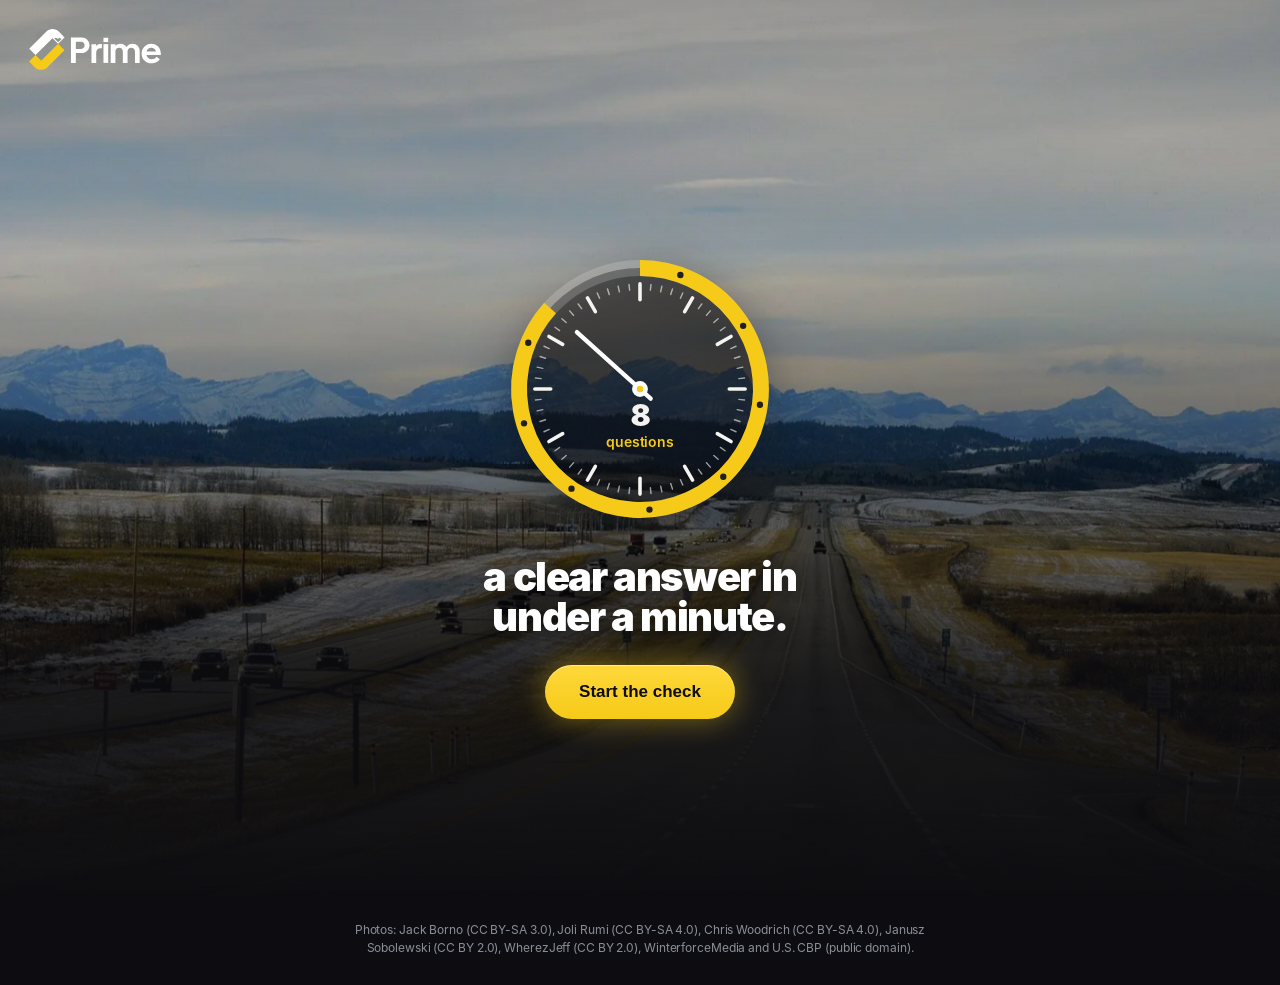
<file: audit/index.html>
<!doctype html>
<html lang="en">
<head>
<meta charset="utf-8">

<meta name="viewport" content="width=device-width, initial-scale=1">
<script>if(/^#(start|q1-[0-9])$/.test(location.hash))document.documentElement.classList.add("skip-landing")</script>
<title>A clear answer in under a minute | Prime Compliance</title>
<meta name="description" content="Eight questions, four areas, one clear answer in under a minute.">
<meta name="theme-color" content="#0D0D11">
<link rel="preload" href="fonts/Inter-Regular.woff2" as="font" type="font/woff2" crossorigin>
<link rel="preload" as="image" href="img/hero_rockies_highway_1600.webp" imagesrcset="img/hero_rockies_highway_800.webp 800w, img/hero_rockies_highway_1600.webp 1600w" imagesizes="100vw">
<link rel="stylesheet" href="css/e.css">
<link rel="stylesheet" href="css/modern.css">
<link rel="stylesheet" href="css/crisp_clock.css">
</head>
<body>
<main id="page">

  <section id="landing" class="screen landing">
    <div class="hero-photo" aria-hidden="true">
      <img class="hero-img" src="img/hero_rockies_highway_1600.webp" srcset="img/hero_rockies_highway_800.webp 800w, img/hero_rockies_highway_1600.webp 1600w" sizes="100vw" alt="" fetchpriority="high">
    </div>
    <div class="hero-scrim" aria-hidden="true"></div>

    <header class="topbar">
      <img class="logo" src="logo/Prime_logo_on_black_DERIVED.svg" alt="Prime" width="150" height="58">
    </header>

    <div class="hero">
      <div class="hero-clock" id="clockHero" role="img" aria-label="A clock: eight questions, under one minute"><div class="cc-mid" aria-hidden="true"><span class="cc-big">8</span><span class="cc-q">questions</span></div></div>
      <h1 class="display">a clear answer in under a minute.</h1>
      <button class="start" id="startBtn" type="button">Start the check</button>
    </div>
  </section>

  <section id="check" class="screen check" hidden>
    <div class="check-bg" id="checkBg" aria-hidden="true">
      <img data-area="0" src="../photos/company_1600.webp" srcset="../photos/company_800.webp 800w, ../photos/company_1600.webp 1600w" sizes="100vw" alt="" loading="lazy" decoding="async">
      <img data-area="1" src="../photos/drivers_1600.webp" srcset="../photos/drivers_800.webp 800w, ../photos/drivers_1600.webp 1600w" sizes="100vw" alt="" loading="lazy" decoding="async">
      <img data-area="2" src="../photos/equipment_1600.webp" srcset="../photos/equipment_800.webp 800w, ../photos/equipment_1600.webp 1600w" sizes="100vw" alt="" loading="lazy" decoding="async">
      <img data-area="3" src="../photos/compliance_1600.webp" srcset="../photos/compliance_800.webp 800w, ../photos/compliance_1600.webp 1600w" sizes="100vw" alt="" loading="lazy" decoding="async">
    </div>
    <div class="check-scrim" aria-hidden="true"></div>

    <div class="wrap">
      <div class="qtop">
        <div class="progress" aria-hidden="true"><i id="progressFill"></i></div>
        <p class="qcount" id="qcount" aria-live="polite">Question 1 of 8</p>
        <div class="qclock" id="clockQ"></div>
      </div>
      <div class="qcard glass">
        <p class="qarea" id="qarea"></p>
        <h1 class="qtitle" id="qtitle" tabindex="-1"></h1>
        <p class="qtext" id="qtext"></p>
        <button class="qmore" id="qmore" type="button">Read the full question</button>
      </div>
      <div class="answers" id="answers" role="group" aria-labelledby="qtitle"></div>
    </div>
  </section>

  <section id="result" class="screen result" hidden>
    <div class="result-aurora" aria-hidden="true">
      <img class="aurora-img" src="img/night_aurora_1600.webp" srcset="img/night_aurora_800.webp 800w, img/night_aurora_1600.webp 1600w" sizes="100vw" alt="" loading="lazy" decoding="async">
    </div>
    <div class="result-scrim" aria-hidden="true"></div>

    <div class="wrap">
      <div class="result-head glass">
        <div class="ring" id="ring"></div>
        <div class="rclock" id="clockResult"></div>
      </div>
      <h1 class="band" id="band"></h1>
      <p class="weak" id="weak"></p>

      <section class="ladder glass" id="ladder" aria-label="Your growth ladder">
        <div class="steps" id="ladderSteps"></div>
        <p class="ladder-line" id="ladderLine"></p>
      </section>

      <section class="contact glass" id="contact" aria-label="Get your full result">
        <h2 class="contact-title">Get your full result and a free consultation.</h2>
        <form id="contactForm" novalidate>
          <div class="field">
            <input id="contactField" name="whatsapp" type="tel" autocomplete="tel" inputmode="tel" placeholder="Your WhatsApp number" aria-label="Your WhatsApp number">
          </div>
          <button type="button" class="swap" id="swapField">Use email instead</button>
          <label class="consent">
            <input type="checkbox" id="consent">
            <span>Yes, you may contact me here.</span>
          </label>
          <button type="submit" class="send" id="sendBtn" disabled>Send it to me</button>
          <p class="sent" id="sent" role="status" hidden>WhatsApp is opening. Press send there.</p>
        </form>
      </section>

      <a class="wa" id="waBtn" href="https://wa.me/17802091000" target="_blank" rel="noopener">
        <span class="wa-en">WhatsApp us</span>
        <span class="wa-pa">ਵਟਸਐਪ ਕਰੋ</span>
      </a>
    </div>

    <section class="peace peace-rows" id="peace" aria-label="Call us or visit our site">
      <div class="wrap peace-wrap">
        <a class="row" id="peaceCall" href="tel:+17802091000">
          <svg viewBox="0 0 24 24" aria-hidden="true"><g fill="none" stroke="currentColor" stroke-width="1.6" stroke-linecap="round" stroke-linejoin="round"><path d="M6.5 3.5h3l1.4 4-2 1.5a12.6 12.6 0 0 0 6.1 6.1l1.5-2 4 1.4v3a2 2 0 0 1-2.2 2A17.5 17.5 0 0 1 4.5 5.7a2 2 0 0 1 2-2.2z"/></g></svg>
          <span><b>Call</b> 780-209-1000</span>
        </a>
        <a class="row" id="peaceSite" href="https://theprimecompliance.com" target="_blank" rel="noopener">
          <svg viewBox="0 0 24 24" aria-hidden="true"><g fill="none" stroke="currentColor" stroke-width="1.6" stroke-linecap="round" stroke-linejoin="round"><circle cx="12" cy="12" r="8.5"/><path d="M3.5 12h17"/><path d="M12 3.5c2.4 2.3 3.5 5.1 3.5 8.5s-1.1 6.2-3.5 8.5c-2.4-2.3-3.5-5.1-3.5-8.5s1.1-6.2 3.5-8.5z"/></g></svg>
          <span><b>theprimecompliance.com</b></span>
        </a>
      </div>
    </section>
  </section>

</main>
<footer class="credits">Photos: Jack Borno (CC BY-SA 3.0), Joli Rumi (CC BY-SA 4.0), Chris Woodrich (CC BY-SA 4.0), Janusz Sobolewski (CC BY 2.0), WherezJeff (CC BY 2.0), WinterforceMedia and U.S. CBP (public domain).</footer>
<p class="credits" id="version">Look E, November 19, 2026</p>
<script>window.AUDIT_THEME = { ringDur: 500, staggerBars: true, settle: true };</script>
<script>window.AUDIT_E2 = true;</script>
<script src="config.js"></script>
<script src="engine/check.data.js"></script>
<script src="engine/clock.js"></script>
<script src="engine/pixel.js"></script>
<script src="engine/charts.js"></script>
<script src="engine/audit.js"></script>
<script src="js/wa_number.js"></script>
<script src="js/crisp_clock.js"></script>
<script src="js/start_hash.js"></script>
</body>
</html>
</file>
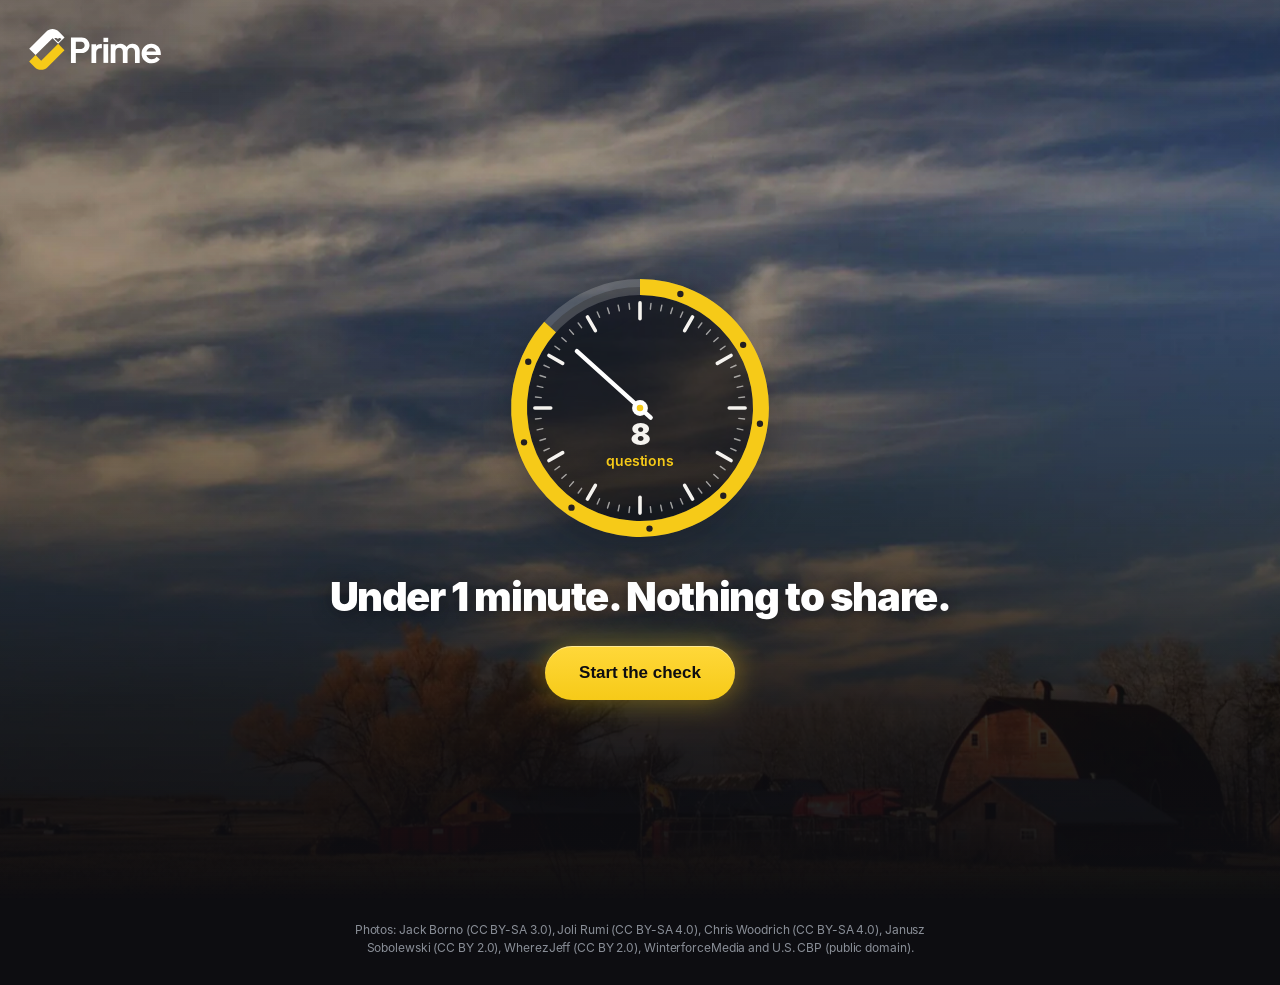
<file: audit/end/index.html>
<!doctype html>
<html lang="en">
<head>
<meta charset="utf-8">

<meta name="viewport" content="width=device-width, initial-scale=1">
<script>if(/^#(start|q1-[0-9])$/.test(location.hash))document.documentElement.classList.add("skip-landing")</script>
<title>Under 1 minute. 8 questions. | Prime Compliance</title>
<meta name="description" content="Under 1 minute. 8 questions. Nothing to share.">
<meta name="theme-color" content="#231F20">
<link rel="preload" href="../fonts/Inter-Regular.woff2" as="font" type="font/woff2" crossorigin>
<link rel="preload" as="image" href="../img/prairie_golden_1600.webp" imagesrcset="../img/prairie_golden_800.webp 800w, ../img/prairie_golden_1600.webp 1600w" imagesizes="100vw">
<link rel="stylesheet" href="../css/e.css">
<link rel="stylesheet" href="../css/modern.css">
<link rel="stylesheet" href="../css/crisp_clock.css">
<style>
  /* The end page of the four videos: the warm prairie light is the first screen. */
  .hero-scrim { background: linear-gradient(to top, #0D0D11 0%, rgba(13, 13, 17, 0.82) 22%, rgba(13, 13, 17, 0.42) 48%, rgba(13, 13, 17, 0.12) 75%, rgba(13, 13, 17, 0.28) 100%); }
  .hero-photo .hero-img { object-position: 68% 100%; }
  .hero .display { max-width: none; font-size: 40px; line-height: 1.06; }
</style>
</head>
<body>
<main id="page">

  <section id="landing" class="screen landing">
    <div class="hero-photo" aria-hidden="true">
      <img class="hero-img" src="../img/prairie_golden_1600.webp" srcset="../img/prairie_golden_800.webp 800w, ../img/prairie_golden_1600.webp 1600w" sizes="100vw" alt="" fetchpriority="high">
    </div>
    <div class="hero-scrim" aria-hidden="true"></div>

    <header class="topbar">
      <img class="logo" src="../logo/Prime_logo_on_black_DERIVED.svg" alt="Prime" width="150" height="58">
    </header>

    <div class="hero">
      <div class="hero-clock" id="clockHero" role="img" aria-label="A clock: eight questions, under one minute"><div class="cc-mid" aria-hidden="true"><span class="cc-big">8</span><span class="cc-q">questions</span></div></div>
      <h1 class="display">Under 1 minute. Nothing to share.</h1>
      <button class="start" id="startBtn" type="button">Start the check</button>
    </div>
  </section>

  <section id="check" class="screen check" hidden>
    <div class="check-bg" id="checkBg" aria-hidden="true">
      <img data-area="0" src="../../photos/company_1600.webp" srcset="../../photos/company_800.webp 800w, ../../photos/company_1600.webp 1600w" sizes="100vw" alt="" loading="lazy" decoding="async">
      <img data-area="1" src="../../photos/drivers_1600.webp" srcset="../../photos/drivers_800.webp 800w, ../../photos/drivers_1600.webp 1600w" sizes="100vw" alt="" loading="lazy" decoding="async">
      <img data-area="2" src="../../photos/equipment_1600.webp" srcset="../../photos/equipment_800.webp 800w, ../../photos/equipment_1600.webp 1600w" sizes="100vw" alt="" loading="lazy" decoding="async">
      <img data-area="3" src="../../photos/compliance_1600.webp" srcset="../../photos/compliance_800.webp 800w, ../../photos/compliance_1600.webp 1600w" sizes="100vw" alt="" loading="lazy" decoding="async">
    </div>
    <div class="check-scrim" aria-hidden="true"></div>

    <div class="wrap">
      <div class="qtop">
        <div class="progress" aria-hidden="true"><i id="progressFill"></i></div>
        <p class="qcount" id="qcount" aria-live="polite">Question 1 of 8</p>
        <div class="qclock" id="clockQ"></div>
      </div>
      <div class="qcard glass">
        <p class="qarea" id="qarea"></p>
        <h1 class="qtitle" id="qtitle" tabindex="-1"></h1>
        <p class="qtext" id="qtext"></p>
        <button class="qmore" id="qmore" type="button">Read the full question</button>
      </div>
      <div class="answers" id="answers" role="group" aria-labelledby="qtitle"></div>
    </div>
  </section>

  <section id="result" class="screen result" hidden>
    <div class="result-aurora" aria-hidden="true">
      <img class="aurora-img" src="../img/night_aurora_1600.webp" srcset="../img/night_aurora_800.webp 800w, ../img/night_aurora_1600.webp 1600w" sizes="100vw" alt="" loading="lazy" decoding="async">
    </div>
    <div class="result-scrim" aria-hidden="true"></div>

    <div class="wrap">
      <div class="result-head glass">
        <div class="ring" id="ring"></div>
        <div class="rclock" id="clockResult"></div>
      </div>
      <h1 class="band" id="band"></h1>
      <p class="weak" id="weak"></p>

      <section class="ladder glass" id="ladder" aria-label="Your growth ladder">
        <div class="steps" id="ladderSteps"></div>
        <p class="ladder-line" id="ladderLine"></p>
      </section>

      <section class="contact glass" id="contact" aria-label="Get your full result">
        <h2 class="contact-title">Get your full result and a free consultation.</h2>
        <form id="contactForm" novalidate>
          <div class="field">
            <input id="contactField" name="whatsapp" type="tel" autocomplete="tel" inputmode="tel" placeholder="Your WhatsApp number" aria-label="Your WhatsApp number">
          </div>
          <button type="button" class="swap" id="swapField">Use email instead</button>
          <label class="consent">
            <input type="checkbox" id="consent">
            <span>Yes, you may contact me here.</span>
          </label>
          <button type="submit" class="send" id="sendBtn" disabled>Send it to me</button>
          <p class="sent" id="sent" role="status" hidden>WhatsApp is opening. Press send there.</p>
        </form>
      </section>

      <a class="wa" id="waBtn" href="https://wa.me/17802091000" target="_blank" rel="noopener">
        <span class="wa-en">WhatsApp us</span>
        <span class="wa-pa">ਵਟਸਐਪ ਕਰੋ</span>
      </a>
    </div>

    <section class="peace" id="peace" aria-label="Peace of mind">
      <div class="peace-scrim" aria-hidden="true"></div>
      <div class="wrap peace-wrap">
        <h2 class="peace-title">Peace of mind</h2>
        <a class="row" id="peaceCall" href="tel:+17802091000">
          <svg viewBox="0 0 24 24" aria-hidden="true"><g fill="none" stroke="currentColor" stroke-width="1.6" stroke-linecap="round" stroke-linejoin="round"><path d="M6.5 3.5h3l1.4 4-2 1.5a12.6 12.6 0 0 0 6.1 6.1l1.5-2 4 1.4v3a2 2 0 0 1-2.2 2A17.5 17.5 0 0 1 4.5 5.7a2 2 0 0 1 2-2.2z"/></g></svg>
          <span><b>Call</b> 780-209-1000</span>
        </a>
        <a class="row" id="peaceSite" href="https://theprimecompliance.com" target="_blank" rel="noopener">
          <svg viewBox="0 0 24 24" aria-hidden="true"><g fill="none" stroke="currentColor" stroke-width="1.6" stroke-linecap="round" stroke-linejoin="round"><circle cx="12" cy="12" r="8.5"/><path d="M3.5 12h17"/><path d="M12 3.5c2.4 2.3 3.5 5.1 3.5 8.5s-1.1 6.2-3.5 8.5c-2.4-2.3-3.5-5.1-3.5-8.5s1.1-6.2 3.5-8.5z"/></g></svg>
          <span><b>theprimecompliance.com</b></span>
        </a>
        <p class="approved">Clean records can help you at insurance time, and they keep every unit running longer.</p>
      </div>
    </section>
  </section>

</main>
<footer class="credits">Photos: Jack Borno (CC BY-SA 3.0), Joli Rumi (CC BY-SA 4.0), Chris Woodrich (CC BY-SA 4.0), Janusz Sobolewski (CC BY 2.0), WherezJeff (CC BY 2.0), WinterforceMedia and U.S. CBP (public domain).</footer>
<p class="credits" id="version">Look E, November 19, 2026</p>
<script>window.AUDIT_THEME = { ringDur: 500, staggerBars: true, settle: true };</script>
<script>window.AUDIT_E2 = true;</script>
<script src="../config.js"></script>
<script src="../engine/check.data.js"></script>
<script src="../engine/clock.js"></script>
<script src="../engine/pixel.js"></script>
<script src="../engine/charts.js"></script>
<script src="../engine/audit.js"></script>
<script src="../js/wa_number.js"></script>
<script src="../js/crisp_clock.js"></script>
<script src="../js/start_hash.js"></script>
</body>
</html>
</file>
<file: css/home.css>
/* Prime home, desktop first and phone safe. Same night look as The Audit (Look E): real photos, Prime yellow, Inter. */
@font-face { font-family: "Inter"; src: url("../fonts/Inter-Regular.woff2") format("woff2"); font-weight: 400; font-display: swap; }
@font-face { font-family: "Inter"; src: url("../fonts/Inter-Medium.woff2") format("woff2"); font-weight: 500; font-display: swap; }
@font-face { font-family: "Inter"; src: url("../fonts/Inter-SemiBold.woff2") format("woff2"); font-weight: 600; font-display: swap; }
@font-face { font-family: "Inter"; src: url("../fonts/Inter-Bold.woff2") format("woff2"); font-weight: 700; font-display: swap; }
@font-face { font-family: "Inter"; src: url("../fonts/Inter-Black.woff2") format("woff2"); font-weight: 800 900; font-display: swap; }

:root {
  --canvas: #0D0D11; --panel: #16161C; --panel2: #1D1D25; --line: #2B2B35;
  --fg: #F5F3EF; --mute: #B4B0AA; --yellow: #F6CA18; --ink: #231F20; --wa: #25D366;
  --wrap: 1200px; --r: 20px;
  color-scheme: dark;
}
* { box-sizing: border-box; }
html { scroll-behavior: smooth; scroll-padding-top: 84px; }
body { margin: 0; background: var(--canvas); color: var(--fg); font: 17px/1.55 Inter, system-ui, -apple-system, "Segoe UI", sans-serif; -webkit-font-smoothing: antialiased; overflow-x: hidden; }
img { display: block; max-width: 100%; }
a { color: inherit; }
h1, h2, h3 { margin: 0; letter-spacing: -0.03em; text-wrap: balance; }
p { margin: 0; }
.wrap { max-width: var(--wrap); margin: 0 auto; padding-left: max(24px, env(safe-area-inset-left, 0px)); padding-right: max(24px, env(safe-area-inset-right, 0px)); }
.eyebrow { color: var(--yellow); font-weight: 700; font-size: 15px; letter-spacing: 0.14em; text-transform: uppercase; margin-bottom: 14px; }
h2 { font-size: clamp(32px, 4.2vw, 56px); line-height: 1.04; font-weight: 800; }

/* the bar on top */
.nav { position: fixed; inset: 0 0 auto 0; z-index: 20; padding-top: env(safe-area-inset-top, 0px); transition: background 0.3s, border-color 0.3s; border-bottom: 1px solid transparent; }
.nav.solid { background: rgba(13, 13, 17, 0.86); backdrop-filter: blur(14px); -webkit-backdrop-filter: blur(14px); border-bottom-color: var(--line); }
.nav-in { max-width: var(--wrap); margin: 0 auto; height: 76px; display: flex; align-items: center; gap: 28px; padding-left: max(24px, env(safe-area-inset-left, 0px)); padding-right: max(24px, env(safe-area-inset-right, 0px)); }
.brand img { height: 44px; width: auto; }
.menu { display: flex; gap: 30px; margin-left: auto; }
.menu a { text-decoration: none; font-weight: 600; font-size: 16px; color: var(--fg); opacity: 0.86; padding: 12px 0; }
.menu a:hover { opacity: 1; color: var(--yellow); }
.pill { display: inline-flex; align-items: center; gap: 10px; min-height: 46px; padding: 0 20px; border-radius: 999px; text-decoration: none; font-weight: 700; font-size: 16px; }
.wa-pill { background: var(--yellow); color: var(--ink); box-shadow: 0 0 22px rgba(246, 202, 24, 0.35); }
.wa-ico { width: 20px; height: 20px; flex: none; background: currentColor; -webkit-mask: url("data:image/svg+xml,%3Csvg xmlns='http://www.w3.org/2000/svg' viewBox='0 0 24 24'%3E%3Cpath d='M12 2a10 10 0 0 0-8.6 15.1L2 22l5-1.3A10 10 0 1 0 12 2zm0 18.2a8.2 8.2 0 0 1-4.2-1.2l-.3-.2-3 .8.8-2.9-.2-.3A8.2 8.2 0 1 1 12 20.2zm4.5-6.1c-.2-.1-1.5-.7-1.7-.8s-.4-.1-.6.1-.7.8-.8 1-.3.2-.5.1a6.7 6.7 0 0 1-3.3-2.9c-.3-.4.3-.4.8-1.4.1-.2 0-.3 0-.4l-.8-1.8c-.2-.5-.4-.4-.6-.4h-.5a1 1 0 0 0-.7.3 3 3 0 0 0-.9 2.2 5.2 5.2 0 0 0 1.1 2.7 11.8 11.8 0 0 0 4.5 4c1.7.7 2.3.8 3.2.6a2.7 2.7 0 0 0 1.8-1.2 2.2 2.2 0 0 0 .1-1.3c0-.1-.2-.2-.4-.3z'/%3E%3C/svg%3E") center / contain no-repeat; mask: url("data:image/svg+xml,%3Csvg xmlns='http://www.w3.org/2000/svg' viewBox='0 0 24 24'%3E%3Cpath d='M12 2a10 10 0 0 0-8.6 15.1L2 22l5-1.3A10 10 0 1 0 12 2zm0 18.2a8.2 8.2 0 0 1-4.2-1.2l-.3-.2-3 .8.8-2.9-.2-.3A8.2 8.2 0 1 1 12 20.2zm4.5-6.1c-.2-.1-1.5-.7-1.7-.8s-.4-.1-.6.1-.7.8-.8 1-.3.2-.5.1a6.7 6.7 0 0 1-3.3-2.9c-.3-.4.3-.4.8-1.4.1-.2 0-.3 0-.4l-.8-1.8c-.2-.5-.4-.4-.6-.4h-.5a1 1 0 0 0-.7.3 3 3 0 0 0-.9 2.2 5.2 5.2 0 0 0 1.1 2.7 11.8 11.8 0 0 0 4.5 4c1.7.7 2.3.8 3.2.6a2.7 2.7 0 0 0 1.8-1.2 2.2 2.2 0 0 0 .1-1.3c0-.1-.2-.2-.4-.3z'/%3E%3C/svg%3E") center / contain no-repeat; }
.wa-ico.big { width: 40px; height: 40px; }

/* buttons */
.btn { display: inline-flex; align-items: center; justify-content: center; gap: 10px; min-height: 58px; padding: 0 32px; border-radius: 999px; font-weight: 700; font-size: 18px; text-decoration: none; transition: transform 0.2s, box-shadow 0.2s; }
.btn:hover { transform: translateY(-2px); }
.btn-yellow { background: var(--yellow); color: var(--ink); box-shadow: 0 0 34px rgba(246, 202, 24, 0.42); }
.btn-yellow:hover { box-shadow: 0 0 48px rgba(246, 202, 24, 0.6); }
.btn-ghost { border: 1.5px solid rgba(245, 243, 239, 0.5); color: var(--fg); background: rgba(13, 13, 17, 0.25); backdrop-filter: blur(6px); }
.play-ico { width: 0; height: 0; border-left: 12px solid currentColor; border-top: 8px solid transparent; border-bottom: 8px solid transparent; }

/* the first screen */
.hero { position: relative; min-height: 100vh; min-height: 100svh; display: flex; align-items: center; overflow: hidden; }
.hero-photo { position: absolute; inset: 0; }
.hero-photo img { width: 100%; height: 100%; object-fit: cover; object-position: center 62%; filter: saturate(1.2) contrast(1.05); animation: push 24s ease-out both; }
@keyframes push { from { transform: scale(1); } to { transform: scale(1.09); } }
.hero-scrim { position: absolute; inset: 0; background: linear-gradient(90deg, rgba(13,13,17,0.86) 0%, rgba(13,13,17,0.55) 42%, rgba(13,13,17,0.12) 72%, rgba(13,13,17,0.25) 100%), linear-gradient(to top, #0D0D11 0%, rgba(13,13,17,0) 30%); }
.hero-in { position: relative; z-index: 2; width: 100%; display: grid; grid-template-columns: 1.15fr 0.85fr; align-items: center; gap: 40px; padding-top: 110px; padding-bottom: 80px; }
.hero h1 { font-size: clamp(48px, 7vw, 104px); line-height: 0.96; font-weight: 900; letter-spacing: -0.045em; text-shadow: 0 4px 40px rgba(13,13,17,0.6); }
.lead { font-size: clamp(19px, 1.7vw, 24px); color: #EAE7E2; margin-top: 22px; max-width: 30ch; text-shadow: 0 2px 20px rgba(13,13,17,0.8); }
.cta-row { display: flex; flex-wrap: wrap; gap: 14px; margin-top: 36px; }

/* the dial: under a minute, four areas */
.dial { position: relative; width: min(420px, 100%); aspect-ratio: 1; justify-self: center; }
.dial-svg { width: 100%; height: 100%; overflow: visible; }
.dial-track { fill: rgba(13,13,17,0.55); stroke: rgba(245,243,239,0.12); stroke-width: 22; }
.seg { fill: none; stroke: var(--yellow); stroke-width: 22; stroke-linecap: butt; stroke-dasharray: 236 236; stroke-dashoffset: 236; filter: drop-shadow(0 0 10px rgba(246,202,24,0.55)); animation: draw 0.7s ease-out forwards; }
.s1 { animation-delay: 0.4s; } .s2 { animation-delay: 0.9s; } .s3 { animation-delay: 1.4s; } .s4 { animation-delay: 1.9s; }
.seg { stroke-dasharray: 230 6; }
@keyframes draw { to { stroke-dashoffset: 0; } }
.ticks line { stroke: rgba(245,243,239,0.75); stroke-width: 3; stroke-linecap: round; }
.hand { stroke: #fff; stroke-width: 6; stroke-linecap: round; transform-origin: 200px 200px; animation: sweep 2.4s cubic-bezier(.5,0,.2,1) 0.4s both; }
@keyframes sweep { from { transform: rotate(0deg); } to { transform: rotate(360deg); } }
.hub { fill: #fff; }
.dial-mid { position: absolute; inset: 0; display: flex; flex-direction: column; align-items: center; justify-content: center; padding-top: 110px; pointer-events: none; }
.dial-small { font-size: 20px; color: #E8E5E0; }
.dial-big { font-size: 46px; font-weight: 800; letter-spacing: -0.03em; }
.dial-tag { position: absolute; font-weight: 700; font-size: 15px; padding: 6px 12px; border-radius: 999px; background: rgba(13,13,17,0.72); border: 1px solid rgba(246,202,24,0.5); white-space: nowrap; opacity: 0; animation: tagin 0.5s ease-out forwards; }
.t1 { top: 4%; right: -2%; animation-delay: 0.8s; } .t2 { bottom: 4%; right: -2%; animation-delay: 1.3s; } .t3 { bottom: 4%; left: -2%; animation-delay: 1.8s; } .t4 { top: 4%; left: -2%; animation-delay: 2.3s; }
@keyframes tagin { from { opacity: 0; transform: translateY(8px); } to { opacity: 1; transform: none; } }

/* bands */
.band-dark { background: var(--canvas); }
section { position: relative; }
.audit, .how, .areas, .videos, .about, .contact { padding: 120px 0; }
.how, .about { background: linear-gradient(180deg, #0D0D11 0%, #121218 100%); }

/* The Audit band */
.stats { display: grid; grid-template-columns: repeat(4, 1fr); gap: 16px; margin-bottom: 90px; }
.stat { border: 1px solid var(--line); background: var(--panel); border-radius: var(--r); padding: 28px 26px; display: flex; flex-direction: column; gap: 4px; }
.num { font-size: clamp(56px, 6vw, 88px); font-weight: 900; line-height: 1; color: var(--yellow); letter-spacing: -0.05em; text-shadow: 0 0 30px rgba(246,202,24,0.35); }
.lbl { font-size: 18px; color: var(--mute); font-weight: 500; }
.audit-grid { display: grid; grid-template-columns: 1fr 1.1fr; gap: 64px; align-items: center; }
.audit-copy { display: flex; flex-direction: column; gap: 22px; align-items: flex-start; }
.audit-copy p { color: var(--mute); font-size: 19px; max-width: 46ch; }
.ladder { position: relative; display: grid; grid-template-columns: repeat(3, 1fr); gap: 14px; align-items: end; height: 360px; }
.step { border-radius: 16px 16px 6px 6px; border: 1px solid var(--line); background: linear-gradient(180deg, var(--panel2), var(--panel)); padding: 20px 18px; display: flex; flex-direction: column; gap: 6px; }
.st1 { height: 44%; } .st2 { height: 68%; } .st3 { height: 94%; border-color: rgba(246,202,24,0.7); box-shadow: 0 0 40px rgba(246,202,24,0.25), inset 0 0 0 1px rgba(246,202,24,0.35); }
.st-name { font-weight: 700; font-size: 18px; line-height: 1.2; }
.st-range { color: var(--mute); font-size: 16px; }
.st3 .st-name { color: var(--yellow); }
.arrow { position: absolute; left: 16%; right: 16%; top: 6%; height: 2px; background: linear-gradient(90deg, transparent, var(--yellow)); transform: rotate(-14deg); transform-origin: left; }
.arrow::after { content: ""; position: absolute; right: -2px; top: -7px; border-left: 14px solid var(--yellow); border-top: 8px solid transparent; border-bottom: 8px solid transparent; }

/* how it works */
.how h2, .areas h2, .videos h2 { margin-bottom: 56px; max-width: 18ch; }
.how-grid { display: grid; grid-template-columns: repeat(3, 1fr); gap: 24px; }
.how-card { background: var(--panel); border: 1px solid var(--line); border-radius: var(--r); overflow: hidden; display: flex; flex-direction: column; position: relative; }
.how-img { aspect-ratio: 4 / 3.4; overflow: hidden; }
.how-img img { width: 100%; height: 100%; object-fit: cover; object-position: top; transition: transform 0.6s; }
.how-card:hover .how-img img { transform: scale(1.04); }
.how-n { position: absolute; top: 16px; right: 16px; width: 48px; height: 48px; border-radius: 50%; background: var(--yellow); color: var(--ink); font-weight: 900; font-size: 22px; display: grid; place-items: center; box-shadow: 0 0 24px rgba(246,202,24,0.5); }
.how-card h3 { font-size: 24px; padding: 24px 24px 8px; }
.how-card p { color: var(--mute); padding: 0 24px 28px; font-size: 17px; }

/* the four areas, edge to edge */
.area-row { display: grid; grid-template-columns: repeat(4, 1fr); gap: 4px; }
.area { margin: 0; position: relative; height: 520px; overflow: hidden; }
.area img { width: 100%; height: 100%; object-fit: cover; filter: saturate(1.15); transition: transform 0.8s; }
.area:hover img { transform: scale(1.06); }
.area::after { content: ""; position: absolute; inset: 0; background: linear-gradient(to top, rgba(13,13,17,0.92) 0%, rgba(13,13,17,0.2) 45%, rgba(13,13,17,0) 70%); }
.area figcaption { position: absolute; left: 24px; right: 24px; bottom: 26px; z-index: 2; display: flex; flex-direction: column; gap: 6px; }
.area b { font-size: 28px; font-weight: 800; letter-spacing: -0.02em; }
.area figcaption span { color: #E2DED8; font-size: 16px; }

/* peace of mind */
.peace { min-height: 86vh; display: flex; align-items: flex-end; overflow: hidden; }
.peace-photo { position: absolute; inset: 0; }
.peace-photo img { width: 100%; height: 100%; object-fit: cover; object-position: 70% 80%; filter: saturate(1.3) brightness(1.06); }
.peace-scrim { position: absolute; inset: 0; background: linear-gradient(to top, rgba(13,13,17,0.92) 0%, rgba(13,13,17,0.35) 40%, rgba(13,13,17,0) 70%), linear-gradient(to bottom, #0D0D11 0%, rgba(13,13,17,0) 16%); }
.peace-in { position: relative; z-index: 2; padding-bottom: 96px; width: 100%; }
.peace h2 { font-size: clamp(44px, 7vw, 100px); font-weight: 900; line-height: 0.98; text-shadow: 0 4px 40px rgba(13,13,17,0.7); }
.peace-sub { font-size: clamp(24px, 2.6vw, 36px); color: var(--yellow); font-weight: 700; margin-top: 14px; }
.peace-line { margin-top: 30px; font-size: 19px; color: #ECE8E2; max-width: 52ch; }

/* videos */
.vid-grid { display: grid; grid-template-columns: repeat(4, 1fr); gap: 20px; }
.vid { position: relative; border-radius: var(--r); overflow: hidden; border: 1px solid var(--line); background: var(--panel); aspect-ratio: 4 / 5; padding: 0; color: var(--fg); cursor: pointer; text-align: left; font: inherit; }
.vid img { width: 100%; height: 100%; object-fit: cover; object-position: top; transition: transform 0.6s; }
.vid:hover img, .vid:focus-visible img { transform: scale(1.05); }
.vid::after { content: ""; position: absolute; inset: 0; background: linear-gradient(to top, rgba(13,13,17,0.95) 0%, rgba(13,13,17,0.2) 50%, rgba(13,13,17,0) 70%); }
.vid-play { position: absolute; top: 50%; left: 50%; width: 76px; height: 76px; margin: -38px 0 0 -38px; border-radius: 50%; background: var(--yellow); box-shadow: 0 0 34px rgba(246,202,24,0.55); z-index: 2; display: grid; place-items: center; transition: transform 0.2s; }
.vid:hover .vid-play { transform: scale(1.08); }
.vid-play::before { content: ""; margin-left: 6px; border-left: 22px solid var(--ink); border-top: 14px solid transparent; border-bottom: 14px solid transparent; }
.vid-text { position: absolute; left: 20px; right: 20px; bottom: 20px; z-index: 2; display: flex; flex-direction: column; gap: 4px; }
.vid-title { font-weight: 800; font-size: 21px; letter-spacing: -0.02em; }
.vid-sub { color: var(--mute); font-size: 15px; }
.vid.plain { background: radial-gradient(circle at 50% 38%, #2A2410 0%, var(--panel) 62%); }
.vid.plain .vid-play { background: transparent; border: 2px solid rgba(246,202,24,0.6); box-shadow: none; }
.vid.plain .vid-play::before { border-left-color: var(--yellow); }

/* about */
.about-grid { display: grid; grid-template-columns: 1fr 1fr; gap: 64px; align-items: center; }
.about-photo { border-radius: var(--r); overflow: hidden; aspect-ratio: 4 / 3; }
.about-photo img { width: 100%; height: 100%; object-fit: cover; object-position: center 70%; filter: saturate(1.3) brightness(1.1); }
.about-copy { display: flex; flex-direction: column; gap: 18px; }
.about-copy p { color: var(--mute); font-size: 19px; max-width: 44ch; }
.about-copy p:last-child { color: var(--fg); font-weight: 600; }

/* contact */
.contact-in { display: flex; flex-direction: column; align-items: center; text-align: center; gap: 30px; }
.wa-big { display: inline-flex; align-items: center; gap: 18px; padding: 26px 46px; border-radius: 999px; background: var(--yellow); color: var(--ink); text-decoration: none; box-shadow: 0 0 60px rgba(246,202,24,0.45); font-size: 26px; transition: transform 0.2s; }
.wa-big:hover { transform: translateY(-2px) scale(1.01); }
.wa-big > span:last-child { display: flex; flex-direction: column; align-items: flex-start; line-height: 1.2; }
.pa { font-size: 20px; font-weight: 600; }
.contact-rows { display: flex; flex-wrap: wrap; justify-content: center; gap: 14px; }
.row { display: inline-flex; align-items: center; gap: 12px; min-height: 58px; padding: 0 26px; border-radius: 999px; border: 1px solid var(--line); background: var(--panel); text-decoration: none; font-weight: 700; font-size: 18px; }
.row:hover { border-color: rgba(246,202,24,0.7); }
.row-ico { width: 22px; height: 22px; border: 2px solid var(--yellow); border-radius: 50%; }
.row-ico.check { border-radius: 6px; }

/* footer */
.foot { border-top: 1px solid var(--line); padding: 44px 0 56px; }
.foot-in { display: flex; flex-direction: column; gap: 12px; color: var(--mute); font-size: 15px; }
.foot-in img { height: 40px; width: auto; margin-bottom: 6px; }
.credits { font-size: 13px; color: #8E8A85; }

/* video window */
.modal { position: fixed; inset: 0; z-index: 50; background: rgba(5,5,8,0.88); display: grid; place-items: center; padding: max(16px, env(safe-area-inset-top, 0px)) 16px; }
.modal-box { position: relative; display: flex; flex-direction: column; align-items: center; gap: 16px; max-height: 100%; }
.modal video { max-height: 78vh; max-width: min(92vw, 520px); border-radius: 16px; background: #000; }
.modal-x { position: absolute; top: -8px; right: -56px; width: 46px; height: 46px; border-radius: 50%; border: 1px solid var(--line); background: var(--panel); color: var(--fg); font-size: 26px; cursor: pointer; }

/* reveal as it scrolls in */
.reveal { opacity: 0; transform: translateY(26px); transition: opacity 0.8s ease, transform 0.8s ease; }
.reveal.in { opacity: 1; transform: none; }

/* tablet and phone */
@media (max-width: 1000px) {
  .menu { display: none; }
  .hero-in { grid-template-columns: 1fr; text-align: left; padding-top: 120px; }
  .dial { width: min(320px, 80vw); }
  .stats { grid-template-columns: repeat(2, 1fr); margin-bottom: 64px; }
  .audit-grid, .about-grid { grid-template-columns: 1fr; gap: 44px; }
  .how-grid { grid-template-columns: 1fr; }
  .area-row { grid-template-columns: repeat(2, 1fr); }
  .area { height: 380px; }
  .vid-grid { grid-template-columns: repeat(2, 1fr); }
  .audit, .how, .areas, .videos, .about, .contact { padding: 84px 0; }
  .modal-x { right: 0; top: -58px; }
}
@media (max-width: 560px) {
  body { font-size: 16px; }
  .wrap { padding-left: max(18px, env(safe-area-inset-left, 0px)); padding-right: max(18px, env(safe-area-inset-right, 0px)); }
  .nav-in { height: 66px; gap: 12px; padding-left: max(16px, env(safe-area-inset-left, 0px)); padding-right: max(16px, env(safe-area-inset-right, 0px)); }
  .brand img { height: 36px; }
  .wa-pill { margin-left: auto; padding: 0 16px; font-size: 15px; }
  .area-row { grid-template-columns: 1fr; }
  .area { height: 300px; }
  .vid-grid { gap: 12px; }
  .vid-title { font-size: 17px; }
  .vid-sub { font-size: 14px; }
  .vid-play { width: 60px; height: 60px; margin: -30px 0 0 -30px; }
  .ladder { height: 300px; gap: 8px; }
  .st-name { font-size: 15px; } .st-range { font-size: 14px; }
  .step { padding: 14px 10px; }
  .wa-big { padding: 20px 28px; font-size: 21px; }
  .dial-tag { font-size: 14px; }
}
/* round seven (November 21, 2026, the owner: "this is not 2005, this is November 2026"): the reduced motion block here is removed; the page moves the same on every phone */
.vid.soon { cursor: default; }
.vid.soon .vid-play { opacity: 0.35; }
[hidden] { display: none !important; }
.brand { display: inline-flex; align-items: center; min-height: 48px; }
/* lead pass one */
.foot-in { align-items: flex-start; }
.how, .about { background: linear-gradient(180deg, #0D0D11 0%, #13131A 50%, #0D0D11 100%); }
.row-ico { border: 0; border-radius: 0; background: var(--yellow); }
.row-ico.phone { -webkit-mask: url("data:image/svg+xml,%3Csvg xmlns='http://www.w3.org/2000/svg' viewBox='0 0 24 24'%3E%3Cpath d='M6.6 10.8a15.1 15.1 0 0 0 6.6 6.6l2.2-2.2a1 1 0 0 1 1-.25 11.4 11.4 0 0 0 3.6.57 1 1 0 0 1 1 1V20a1 1 0 0 1-1 1A17 17 0 0 1 3 4a1 1 0 0 1 1-1h3.5a1 1 0 0 1 1 1 11.4 11.4 0 0 0 .57 3.6 1 1 0 0 1-.25 1z'/%3E%3C/svg%3E") center / contain no-repeat; mask: url("data:image/svg+xml,%3Csvg xmlns='http://www.w3.org/2000/svg' viewBox='0 0 24 24'%3E%3Cpath d='M6.6 10.8a15.1 15.1 0 0 0 6.6 6.6l2.2-2.2a1 1 0 0 1 1-.25 11.4 11.4 0 0 0 3.6.57 1 1 0 0 1 1 1V20a1 1 0 0 1-1 1A17 17 0 0 1 3 4a1 1 0 0 1 1-1h3.5a1 1 0 0 1 1 1 11.4 11.4 0 0 0 .57 3.6 1 1 0 0 1-.25 1z'/%3E%3C/svg%3E") center / contain no-repeat; }
.row-ico.check { -webkit-mask: url("data:image/svg+xml,%3Csvg xmlns='http://www.w3.org/2000/svg' viewBox='0 0 24 24'%3E%3Cpath d='M12 2a10 10 0 1 0 10 10A10 10 0 0 0 12 2zm0 18a8 8 0 1 1 8-8 8 8 0 0 1-8 8zm.5-13H11v6l5.2 3.2.8-1.3-4.5-2.7z'/%3E%3C/svg%3E") center / contain no-repeat; mask: url("data:image/svg+xml,%3Csvg xmlns='http://www.w3.org/2000/svg' viewBox='0 0 24 24'%3E%3Cpath d='M12 2a10 10 0 1 0 10 10A10 10 0 0 0 12 2zm0 18a8 8 0 1 1 8-8 8 8 0 0 1-8 8zm.5-13H11v6l5.2 3.2.8-1.3-4.5-2.7z'/%3E%3C/svg%3E") center / contain no-repeat; }
.st3::before { content: "Top"; align-self: flex-start; font-size: 14px; font-weight: 800; letter-spacing: 0.1em; text-transform: uppercase; color: var(--ink); background: var(--yellow); border-radius: 999px; padding: 3px 10px; margin-bottom: 6px; }
.peace-scrim { background: linear-gradient(to top, rgba(13,13,17,0.78) 0%, rgba(13,13,17,0.25) 38%, rgba(13,13,17,0) 65%), linear-gradient(to bottom, #0D0D11 0%, rgba(13,13,17,0) 16%); }
/* fresh review fixes */
.nw { white-space: nowrap; }
.phone-shot { margin: 0; justify-self: center; display: flex; flex-direction: column; align-items: center; gap: 14px; }
.phone-shot img { width: min(340px, 78vw); border-radius: 36px; border: 10px solid #24242C; box-shadow: 0 30px 80px rgba(0,0,0,0.6), 0 0 60px rgba(246,202,24,0.18); }
.phone-shot figcaption { color: var(--mute); font-size: 15px; }
@media (max-width: 560px) {
  .vid-play { top: 38%; }
}
@media (max-width: 560px) {
  .vid-play { top: 30%; width: 54px; height: 54px; margin: -27px 0 0 -27px; }
  .vid-play::before { border-left-width: 18px; border-top-width: 11px; border-bottom-width: 11px; margin-left: 5px; }
}
@media (max-width: 560px) {
  .wa-big { text-align: left; }
  .wa-big > span:last-child { align-items: flex-start; }
}
</file>
<file: css/v2.css>
/* Version two additions. Brief: 00_Knowledge/Growth/work/jobs/site_home_plan_Nov19/BRIEF.md.
   The thin layer (pinned stage on desktop, three panels on a phone), the proof line, the pixel assembly of the four area
   photos, five film cards, the services chips. Motion only where it explains something. Round seven (November 21, 2026): the same with Reduce Motion on. */
.sr-only { position: absolute; width: 1px; height: 1px; overflow: hidden; clip: rect(0 0 0 0); white-space: nowrap; }
.proof { margin-top: 18px; font-size: 16px; color: #E9E5DF; border-left: 3px solid var(--yellow); padding-left: 12px; max-width: 40ch; text-shadow: 0 2px 16px rgba(13,13,17,0.8); }
.h-small { font-size: clamp(26px, 3vw, 38px); }
.mute-p { color: var(--mute); margin-top: 10px; }
.how-intro { color: var(--mute); font-size: 19px; max-width: 58ch; margin: -32px 0 44px; }

/* The thin layer: one pinned stage on desktop */
.layer { background: #0B0B0F; }
.layer { height: 300vh; }
.layer-stage { position: sticky; top: 0; height: 100vh; height: 100svh; display: flex; align-items: center; overflow: hidden; }
.layer-grid { display: grid; grid-template-columns: 0.9fr 1.1fr; gap: 48px; align-items: center; width: 100%; }
.layer-words { position: relative; min-height: 240px; }
.lw { position: absolute; left: 0; right: 0; top: 44px; font-size: clamp(30px, 3.6vw, 50px); line-height: 1.08; font-weight: 800; letter-spacing: -0.03em; opacity: 0; transform: translateY(18px); transition: opacity 0.5s ease, transform 0.5s ease; }
.lw4 { color: var(--yellow); }
.layer[data-step="1"] .lw1, .layer[data-step="2"] .lw2, .layer[data-step="3"] .lw3, .layer[data-step="4"] .lw4 { opacity: 1; transform: none; }
.layer-svg { width: 100%; height: auto; max-height: 72vh; overflow: visible; font-family: Inter, system-ui, sans-serif; }
.box { fill: #16161C; stroke: #3A3A46; stroke-width: 2; }
.box-tab { fill: none; stroke: #3A3A46; stroke-width: 2; }
.paper rect, .paper-s { fill: #F5F3EF; }
.paper line { stroke: #B9B5AE; stroke-width: 4; stroke-linecap: round; }
.date-tag rect { fill: #3A1214; stroke: #E5484D; stroke-width: 2; }
.date-tag text { fill: #FF8A8E; font-size: 16px; font-weight: 700; text-anchor: middle; }
.silo-name { fill: #F5F3EF; font-size: 17px; font-weight: 700; text-anchor: middle; }
.thin-layer { fill: var(--yellow); filter: drop-shadow(0 0 16px rgba(246,202,24,0.55)); }
.thin-text { fill: #231F20; font-size: 17px; font-weight: 800; text-anchor: middle; }
.join { stroke: var(--yellow); stroke-width: 3; stroke-dasharray: 6 6; }
.ls { opacity: 0; transition: opacity 0.6s ease; }
.layer[data-step="1"] .ls1 { opacity: 1; }
.layer[data-step="2"] .ls2, .layer[data-step="3"] .ls2, .layer[data-step="4"] .ls2 { opacity: 1; }
.layer[data-step="3"] .ls3, .layer[data-step="4"] .ls3 { opacity: 1; }
.p-drop { transform: translateY(-40px); transition: transform 0.7s cubic-bezier(.3,.7,.2,1); }
.layer[data-step="1"] .p-drop { transform: translateY(70px); }
.date-tag { opacity: 0; transition: opacity 0.4s ease 0.8s; }
.layer[data-step="1"] .date-tag { opacity: 1; }
.thin-layer, .thin-text { transform-origin: 280px 322px; transform: scaleX(0.02); transition: transform 0.8s cubic-bezier(.3,.7,.2,1); }
.layer[data-step="3"] .thin-layer, .layer[data-step="4"] .thin-layer, .layer[data-step="3"] .thin-text, .layer[data-step="4"] .thin-text { transform: none; }
.silo .paper-s { transition: transform 0.6s ease; }
.layer[data-step="3"] .silo .paper-s, .layer[data-step="4"] .silo .paper-s { transform: translateY(14px); }

/* The four area photos assemble out of squares as their words land */
.area.px canvas { position: absolute; inset: 0; width: 100%; height: 100%; z-index: 1; pointer-events: none; }
.area.px figcaption { opacity: 0; transform: translateY(14px); transition: opacity 0.5s ease, transform 0.5s ease; }
.area.px.in figcaption { opacity: 1; transform: none; }
.area figcaption { z-index: 3; }
.area::after { z-index: 2; }

/* Five films */
.vid-grid.v5 { grid-template-columns: repeat(5, 1fr); gap: 16px; }

/* Services, small */
.services { padding: 96px 0; background: linear-gradient(180deg, #0D0D11 0%, #121218 100%); }
.services-in { display: grid; grid-template-columns: 0.8fr 1.2fr; gap: 48px; align-items: center; }
.chips { display: flex; flex-wrap: wrap; gap: 10px; }
.chip { display: inline-flex; align-items: center; gap: 8px; min-height: 46px; padding: 0 18px; border-radius: 999px; border: 1px solid var(--line); background: var(--panel); color: var(--fg); text-decoration: none; font-weight: 600; font-size: 16px; transition: border-color 0.2s, transform 0.2s; }
.chip:hover { border-color: rgba(246,202,24,0.7); transform: translateY(-1px); }
.chip .wa-ico { width: 16px; height: 16px; color: var(--wa); }

@media (max-width: 1000px) {
  .layer { height: auto; }
  .layer-stage { position: static; height: auto; padding: 72px 0; display: block; }
  .layer-grid { grid-template-columns: 1fr; gap: 28px; }
  .layer-words { min-height: 0; display: flex; flex-direction: column; gap: 14px; }
  .lw { position: static; opacity: 1; transform: none; font-size: 28px; }
  .layer .ls { opacity: 1; }
  .layer .p-drop { transform: translateY(70px); }
  .layer .date-tag { opacity: 1; }
  .layer .thin-layer, .layer .thin-text { transform: none; }
  .vid-grid.v5 { grid-template-columns: repeat(2, 1fr); }
  .services-in { grid-template-columns: 1fr; gap: 24px; }
  .how-intro { margin-top: -28px; }
}
/* round seven (November 21, 2026, the owner: "this is not 2005, this is November 2026"): the reduced motion block here is removed; the page moves the same on every phone */

/* Phone: the thin layer as three separate panels, each sentence above its own picture */
.layer-panels { display: none; }
@media (max-width: 1000px) {
  .layer-grid { display: none; }
  .layer-panels { display: flex; flex-direction: column; gap: 40px; }
  .lp p { font-size: 26px; line-height: 1.12; font-weight: 800; letter-spacing: -0.02em; margin: 0 0 14px; }
  .lp p.y { color: var(--yellow); }
  .lp svg { width: 100%; height: auto; }
  .lp .ls { opacity: 0; }
  .lp.s1 .ls1, .lp.s2 .ls2, .lp.s3 .ls2, .lp.s3 .ls3 { opacity: 1; }
  .lp .p-drop { transform: translateY(70px); }
  .lp .date-tag { opacity: 1; }
  .lp .thin-layer, .lp .thin-text { transform: none; }
}
@media (max-width: 1000px) {
  .layer .lp .ls { opacity: 0; }
  .layer .lp.s1 .ls1, .layer .lp.s2 .ls2, .layer .lp.s3 .ls2, .layer .lp.s3 .ls3 { opacity: 1; }
}

/* Fresh review fixes: photo stays dark until it assembles; one look (6 px corners, glow only on the main button); films not ready show no play */
.area.px img { opacity: 0; }
.area.px.in img { opacity: 1; }
:root { --r: 6px; }
.step, .phone-shot img { border-radius: 6px; }
.phone-shot img { border-radius: 14px; }
.how-card, .area, .vid, .stat, .about-photo, .chip, .row { border-radius: 6px; }
.chip, .row { border-radius: 999px; }
.wa-pill, .wa-big, .btn-yellow, .how-n, .vid-play, .thin-layer { box-shadow: none; filter: none; }
.num { text-shadow: none; }
.hero .btn-yellow { box-shadow: 0 0 34px rgba(246, 202, 24, 0.42); }
.vid.soon .vid-play { display: none; }
/* round seven (November 21, 2026, the owner: "this is not 2005, this is November 2026"): the reduced motion block here is removed; the page moves the same on every phone */
.phone-shot img { border-radius: 6px; box-shadow: 0 30px 80px rgba(0,0,0,0.6); }
.seg { filter: none; }

/* Light Alberta and Canada photographs behind each section, the way the first screen carries its highway */
.sec-bg { position: absolute; inset: 0; overflow: hidden; z-index: 0; pointer-events: none; }
.sec-bg img { width: 100%; height: 100%; object-fit: cover; opacity: 0.26; filter: saturate(1.1); }
.sec-bg::after { content: ""; position: absolute; inset: 0; background: linear-gradient(180deg, #0D0D11 0%, rgba(13,13,17,0.55) 22%, rgba(13,13,17,0.55) 78%, #0D0D11 100%); }
.layer .sec-bg { position: absolute; }
.layer-stage, .audit > .wrap, .how > .wrap, .videos > .wrap, .services > .wrap, .about > .wrap, .contact > .wrap { position: relative; z-index: 1; }
.layer { position: relative; }
.layer .sec-bg img { opacity: 0.18; }
.audit, .videos, .contact { background: #0D0D11; }
.how, .about, .services { background: #0D0D11; }
.layer-stage { position: sticky; z-index: 1; }
.sec-bg img { opacity: 0.4; filter: saturate(1.2); }
.sec-bg::after { background: linear-gradient(180deg, #0D0D11 0%, rgba(13,13,17,0.42) 20%, rgba(13,13,17,0.42) 80%, #0D0D11 100%); }
.layer .sec-bg img { opacity: 0.22; }
@media (max-width: 1000px) { .layer-stage { position: static; } }
/* round seven (November 21, 2026, the owner: "this is not 2005, this is November 2026"): the reduced motion block here is removed; the page moves the same on every phone */
/* round seven (November 21, 2026, the owner: "this is not 2005, this is November 2026"): the reduced motion block here is removed; the page moves the same on every phone */
/* Recheck two: the stage keeps its place above the background on a phone */
@media (max-width: 1000px) { .layer-stage { position: relative; z-index: 1; } }
/* round seven (November 21, 2026, the owner: "this is not 2005, this is November 2026"): the reduced motion block here is removed; the page moves the same on every phone */

/* The four tricks (Nov 19, 2026, evening). Brief: 00_Knowledge/Growth/work/jobs/site_home_four_tricks_Nov19/CHIEF_RULING.md */
/* Trick three: question 1 of The Audit on the first screen; each answer opens The Audit at question 2 with it kept */
.q1 { margin-top: 26px; max-width: 520px; padding: 16px 18px 18px; border: 1px solid rgba(255,255,255,0.16); border-radius: 6px; background: rgba(13,13,17,0.62); backdrop-filter: blur(6px); -webkit-backdrop-filter: blur(6px); display: flex; flex-direction: column; gap: 6px; }
.q1-head { margin: 0; font-size: 14px; color: var(--mute); letter-spacing: 0.04em; }
.q1-t { margin: 0; font-size: 20px; font-weight: 800; line-height: 1.2; color: #F4F2EF; }
.q1-q { margin: 0; font-size: 15px; line-height: 1.45; color: #D9D5CF; }
.q1-a { display: flex; flex-wrap: wrap; gap: 8px; margin-top: 8px; }
.q1-b { display: inline-flex; align-items: center; min-height: 46px; padding: 0 18px; border-radius: 6px; border: 1px solid #4A4A56; background: #16161C; color: #F4F2EF; font-weight: 700; font-size: 16px; text-decoration: none; transition: border-color 0.2s, background 0.2s; }
.q1-b:hover, .q1-b:focus-visible { border-color: var(--yellow); background: #1D1D24; }

/* Trick two: How it works is one loop. Arrows join the three stations; the dashed line returns to the owner */
.how-grid { grid-template-columns: minmax(0,1fr) 44px minmax(0,1fr) 44px minmax(0,1fr); gap: 0; align-items: center; }
.how-card { align-self: stretch; }
.how-arrow { width: 44px; height: 44px; position: relative; }
.how-arrow::before { content: ""; position: absolute; left: 6px; right: 14px; top: 50%; height: 3px; margin-top: -1.5px; background: var(--yellow); }
.how-arrow::after { content: ""; position: absolute; right: 4px; top: 50%; margin-top: -8px; border: 8px solid transparent; border-left: 12px solid var(--yellow); border-right: 0; }
.how-return { position: relative; height: 64px; margin: 0 calc((100% - 88px) / 6); border: 3px dashed var(--yellow); border-top: 0; border-radius: 0 0 6px 6px; }
.how-return::before { content: ""; position: absolute; left: -10.5px; top: -6px; border: 9px solid transparent; border-bottom: 13px solid var(--yellow); border-top: 0; }
.how-return-pill { position: absolute; left: 50%; bottom: -22px; transform: translateX(-50%); white-space: nowrap; background: #0D0D11; border: 2px solid var(--yellow); border-radius: 999px; padding: 8px 18px; font-weight: 700; font-size: 16px; color: #F4F2EF; }
.how .wrap { padding-bottom: 28px; }
@media (max-width: 1000px) {
  .how-grid { grid-template-columns: 1fr; }
  .how-arrow { margin: 0 auto; transform: rotate(90deg); }
  .how-return { margin: 0 0 0 22px; height: auto; border: 0; border-left: 3px dashed var(--yellow); padding: 26px 0 0 18px; border-radius: 0; }
  .how-return::before { display: none; }
  .how-return-pill { position: static; transform: none; display: inline-block; white-space: normal; }
}

/* Trick three: tap an area to see what The Audit asks about it, in the team's own titles */
.area { position: relative; }
.area-tap { position: absolute; inset: 0; z-index: 4; font-size: 16px; width: 100%; height: 100%; background: transparent; border: 0; padding: 0; cursor: pointer; border-radius: 6px; }
.area-tap:focus-visible { outline: 3px solid var(--yellow); outline-offset: -3px; }
.area.on { box-shadow: inset 0 0 0 3px var(--yellow); }
.area.on figcaption b { color: var(--yellow); }
.area-hint { color: var(--mute); font-size: 15px; margin: 18px 0 0; }
.area-ask { margin-top: 22px; padding: 20px 22px; border: 1px solid var(--line); border-left: 3px solid var(--yellow); border-radius: 6px; background: #121218; display: flex; flex-direction: column; gap: 12px; max-width: 760px; }
.area-ask h3 { margin: 0; font-size: 22px; }
.area-ask ul { margin: 0; padding-left: 1.2em; display: flex; flex-direction: column; gap: 6px; font-size: 17px; }
.area-ask .area-acts { display: flex; flex-wrap: wrap; gap: 10px; margin-top: 4px; }
.area-ask .btn { box-shadow: none; }
.area-ask .area-wa { display: inline-flex; align-items: center; gap: 8px; min-height: 48px; padding: 0 18px; border-radius: 999px; border: 1px solid var(--line); color: var(--fg); text-decoration: none; font-weight: 700; }
/* Six films: the thin layer explainer first, then the five approved films */
.vid-grid.v6 { grid-template-columns: repeat(3, minmax(0, 1fr)); }
@media (max-width: 1000px) { .vid-grid.v6 { grid-template-columns: repeat(2, minmax(0, 1fr)); } }
/* Fresh review fixes (Nov 19, evening): the long question behind one tap; both first buttons on one line on a phone; the loop closes on a phone */
.q1-more { align-self: flex-start; background: none; border: 0; padding: 0; min-height: 44px; color: var(--yellow); font: inherit; font-size: 15px; font-weight: 600; text-decoration: underline; text-underline-offset: 3px; cursor: pointer; }
.q1-q[hidden] { display: none; }
@media (max-width: 600px) {
  .hero .cta-row { flex-wrap: nowrap; gap: 10px; margin-top: 26px; }
  .hero .cta-row .btn { min-height: 52px; padding: 0 18px; font-size: 16px; }
  .q1 { margin-top: 18px; padding: 14px 16px 12px; }
  .q1-more { order: 5; }
  .q1-q { order: 6; }
}
@media (max-width: 1000px) {
  .how-grid { position: relative; padding-left: 26px; }
  .how-grid::before { content: ""; position: absolute; left: 6px; top: 46px; bottom: -48px; border-left: 3px dashed var(--yellow); }
  .how-grid::after { content: ""; position: absolute; left: 7px; top: 38px; border: 8px solid transparent; border-left: 13px solid var(--yellow); border-right: 0; }
  .how-return { position: relative; margin: 0; padding: 26px 0 0 0; border: 0; text-align: center; }
  .how-return::before { display: block; content: ""; position: absolute; left: 6px; right: 50%; top: 46px; height: 0; border: 0; border-top: 3px dashed var(--yellow); }
  .how-return::after { content: ""; position: absolute; left: 50%; top: 0; height: 26px; border-left: 3px dashed var(--yellow); }
  .how-return-pill { position: relative; z-index: 1; display: inline-block; left: auto; bottom: auto; transform: none; }
}
</file>
<file: css/modern.css>
/* Build three, the first build made of today (November 19, 2026).
   What it does: renews the elements of version two in the 2026 way, with the same dark look, colours, photos, words
   and features. Layered surfaces (a faint inner light, a hairline, a soft shadow), generous space, larger softer
   type, pill buttons, 12 to 16 px corners, glass only over a photo, one glow on the main button only.
   What it reads: nothing; it is loaded by index.html after css/home.css and css/v2.css and overrides them.
   What calls it: index.html. js/modern.js adds the motion; with scripts off this file alone shows everything.
   Sources: 00_Knowledge/Growth/work/jobs/site_second_build_Nov19/TOP_PIECES_words.md (the ten picks), card W284,
   MotionSites recipes 1, 4, 10 and 13, React Bits BlurText, ScrollReveal, CountUp and MaskedHeading values. */

:root {
  /* the same colours as version two */
  --canvas: #0D0D11; --panel: #16161C; --panel2: #1D1D25; --line: #2B2B35;
  --fg: #F5F3EF; --mute: #B9B5AF; --yellow: #F6CA18; --ink: #231F20;
  /* layered surface: faint inner light, hairline, soft shadow */
  --hair: rgba(255, 255, 255, 0.085);
  --hair-strong: rgba(255, 255, 255, 0.14);
  --surface: linear-gradient(180deg, rgba(255, 255, 255, 0.055) 0%, rgba(255, 255, 255, 0.018) 100%), #15151B;
  --surface-hi: linear-gradient(180deg, rgba(255, 255, 255, 0.075) 0%, rgba(255, 255, 255, 0.025) 100%), #18181F;
  --inner: inset 0 1px 0 rgba(255, 255, 255, 0.07);
  --soft: 0 1px 2px rgba(0, 0, 0, 0.35), 0 18px 40px -18px rgba(0, 0, 0, 0.65);
  --glass: rgba(16, 16, 22, 0.46);
  --r-card: 16px; --r-small: 12px;
  /* Emil Kowalski: ease out on entry, small moves under about 300 ms */
  --ease-out: cubic-bezier(0.16, 1, 0.3, 1);
  --ease-spring: cubic-bezier(0.34, 1.4, 0.64, 1);
}

/* Type, pick 7 and pick 8: a scale with real steps, headings 1.1, text 1.55, balance and pretty wrapping */
body { font-size: 18px; line-height: 1.55; letter-spacing: -0.006em; font-feature-settings: "cv11", "ss01"; }
h1, h2, h3 { text-wrap: balance; }
p, li, figcaption span { text-wrap: pretty; }
h2 { font-size: clamp(30px, 3.6vw, 52px); line-height: 1.1; font-weight: 700; letter-spacing: -0.035em; }
.h-small { font-size: clamp(28px, 2.8vw, 40px); }
h3 { font-weight: 700; letter-spacing: -0.02em; }
.eyebrow { font-size: 14px; font-weight: 600; letter-spacing: 0.16em; margin-bottom: 18px; }
.num, .nw, .dial-big, .how-n { font-variant-numeric: tabular-nums; }
.audit-copy p, .about-copy p, .how-intro, .peace-line { line-height: 1.6; }

/* Generous space */
.audit, .how, .areas, .videos, .about, .contact { padding: 136px 0; }
.services { padding: 120px 0; }
.how h2, .areas h2, .videos h2 { margin-bottom: 60px; }

/* Buttons: pills, the one glow on the main button of the first screen */
.btn { min-height: 56px; padding: 0 30px; font-weight: 600; font-size: 17px; letter-spacing: -0.01em; transition: transform 0.2s var(--ease-out), box-shadow 0.2s var(--ease-out), background-color 0.2s; }
.btn:hover { transform: translateY(-1px); }
.btn-yellow { background: linear-gradient(180deg, #FFD83A 0%, var(--yellow) 100%); box-shadow: inset 0 1px 0 rgba(255, 255, 255, 0.45), 0 1px 2px rgba(0, 0, 0, 0.3); }
.btn-yellow:hover { box-shadow: inset 0 1px 0 rgba(255, 255, 255, 0.45), 0 1px 2px rgba(0, 0, 0, 0.3); }
.hero .btn-yellow, .hero .btn-yellow:hover { box-shadow: inset 0 1px 0 rgba(255, 255, 255, 0.45), 0 0 34px rgba(246, 202, 24, 0.42); }
.btn-ghost { background: rgba(16, 16, 22, 0.34); border: 1px solid rgba(245, 243, 239, 0.32); box-shadow: var(--inner); backdrop-filter: blur(10px) saturate(1.2); -webkit-backdrop-filter: blur(10px) saturate(1.2); }
.btn-ghost:hover { border-color: rgba(245, 243, 239, 0.55); }
.wa-pill { background: linear-gradient(180deg, #FFD83A 0%, var(--yellow) 100%); box-shadow: inset 0 1px 0 rgba(255, 255, 255, 0.45); font-weight: 600; }
:focus-visible { outline: 2px solid var(--yellow); outline-offset: 3px; }

/* The bar on top: glass once the page scrolls */
.nav.solid { background: rgba(13, 13, 17, 0.62); backdrop-filter: blur(18px) saturate(1.3); -webkit-backdrop-filter: blur(18px) saturate(1.3); border-bottom-color: var(--hair); }
.menu a { font-weight: 500; }

/* ---------- The first screen: the highway seen across most of it, the clock whole, few words ---------- */
.hero { min-height: 100vh; min-height: 100svh; }
.hero-photo img { animation: settle 1.8s var(--ease-out) both; filter: saturate(1.15) contrast(1.04); }
@keyframes settle { from { transform: scale(1.08); } to { transform: scale(1); } }
.hero-scrim { background:
  linear-gradient(90deg, rgba(13,13,17,0.66) 0%, rgba(13,13,17,0.38) 34%, rgba(13,13,17,0.06) 58%, rgba(13,13,17,0) 100%),
  linear-gradient(to top, #0D0D11 0%, rgba(13,13,17,0) 18%),
  linear-gradient(to bottom, rgba(13,13,17,0.45) 0%, rgba(13,13,17,0) 16%); }
.hero-in { grid-template-columns: 1.1fr 0.9fr; gap: 48px; padding-top: 112px; padding-bottom: 72px; }
.hero h1 { font-size: clamp(42px, 5.6vw, 82px); line-height: 1.04; font-weight: 800; letter-spacing: -0.042em; text-shadow: 0 2px 30px rgba(13,13,17,0.55); }
.hero .eyebrow { text-shadow: 0 1px 12px rgba(13,13,17,0.7); }
.lead { font-size: clamp(18px, 1.55vw, 22px); line-height: 1.5; margin-top: 20px; max-width: 32ch; color: #F0EDE8; }
.proof { margin-top: 18px; font-size: 16px; line-height: 1.5; color: #ECE8E2; max-width: 42ch; border-left: 2px solid var(--yellow); padding-left: 14px; }
.cta-row { margin-top: 32px; gap: 12px; }

/* the clock: a ring over the photo, the road seen through it */
.dial { width: min(440px, 100%); }
.dial-track { fill: rgba(13, 13, 17, 0.22); stroke: rgba(245, 243, 239, 0.14); stroke-width: 22; }
.seg { stroke-dasharray: none; stroke-dashoffset: 0; animation: none; stroke-linecap: round; filter: none; }
.hand { animation: none; stroke-width: 5; }
.dial-mid { padding-top: 104px; }
.dial-mid::before { content: ""; position: absolute; left: 50%; top: 62%; width: 52%; height: 34%; transform: translate(-50%, -50%); border-radius: 50%; background: radial-gradient(closest-side, rgba(13,13,17,0.5) 0%, rgba(13,13,17,0.28) 55%, rgba(13,13,17,0) 100%); z-index: -1; }
.dial-mid { z-index: 1; }
.dial-small { font-size: 18px; color: #EFECE7; text-shadow: 0 1px 10px rgba(13,13,17,0.8); }
.dial-big { font-size: 44px; font-weight: 700; letter-spacing: -0.035em; text-shadow: 0 2px 16px rgba(13,13,17,0.8); }
.dial-tag { animation: none; opacity: 1; font-weight: 600; font-size: 15px; padding: 7px 14px; background: var(--glass); border: 1px solid rgba(246, 202, 24, 0.42); box-shadow: var(--inner), 0 8px 24px -10px rgba(0,0,0,0.6); backdrop-filter: blur(10px) saturate(1.2); -webkit-backdrop-filter: blur(10px) saturate(1.2); }

/* Motion is added only when scripts run; the drawing waits for anime.js and shows by itself after 3 seconds if it never comes */
.js .dial:not(.drawn) .seg, .js .dial:not(.drawn) .ticks, .js .dial:not(.drawn) .hand, .js .dial:not(.drawn) .dial-tag, .js .dial:not(.drawn) .dial-mid { opacity: 0; animation: failsafe 0.01s linear 3s forwards; }
.js .hero-copy:not(.ready) > * { opacity: 0; animation: failsafe 0.01s linear 2.5s forwards; }
@keyframes failsafe { to { opacity: 1; } }

/* ---------- Question 1, the first thing below the first screen ---------- */
.q1-band { position: relative; padding: 72px 0 88px; background: var(--canvas); }
.q1-band .wrap { display: flex; justify-content: center; }
.q1 { margin: 0; width: 100%; max-width: 640px; padding: 28px 30px 26px; gap: 8px; border-radius: var(--r-card); background: var(--surface-hi); border: 1px solid var(--hair-strong); box-shadow: var(--inner), var(--soft); backdrop-filter: none; -webkit-backdrop-filter: none; }
.q1-head { font-size: 14px; letter-spacing: 0.06em; color: var(--mute); }
.q1-t { font-size: clamp(22px, 2.2vw, 28px); font-weight: 700; letter-spacing: -0.025em; line-height: 1.2; }
.q1-q { font-size: 16px; line-height: 1.55; }
.q1-more { font-weight: 500; }
.q1-a { gap: 10px; margin-top: 12px; }
.q1-b { min-height: 50px; padding: 0 22px; border-radius: 999px; font-weight: 600; background: rgba(255,255,255,0.04); border: 1px solid var(--hair-strong); box-shadow: var(--inner); transition: border-color 0.2s, background-color 0.2s; }
.q1-b:hover, .q1-b:focus-visible { border-color: rgba(246, 202, 24, 0.75); background: rgba(246, 202, 24, 0.08); }

/* ---------- Layered surfaces in place of flat boxes ---------- */
.stat, .how-card, .vid, .area-ask, .row, .chip, .about-photo, .phone-shot img { border-radius: var(--r-card); }
.chip, .row { border-radius: 999px; }
.stat { background: var(--surface); border: 1px solid var(--hair); box-shadow: var(--inner), var(--soft); padding: 30px 28px; }
.num { font-weight: 800; letter-spacing: -0.045em; text-shadow: none; }
.lbl { font-size: 17px; }
.how-card { background: var(--surface); border: 1px solid var(--hair); box-shadow: var(--inner), var(--soft); }
.how-card h3 { font-size: 23px; }
.how-n { width: 44px; height: 44px; font-size: 20px; font-weight: 800; box-shadow: inset 0 1px 0 rgba(255,255,255,0.45); }
.how-return-pill { background: rgba(16,16,22,0.9); border-width: 1.5px; font-weight: 600; box-shadow: var(--inner); }
.vid { border: 1px solid var(--hair); box-shadow: var(--inner), var(--soft); }
.vid-title { font-weight: 700; }
.chip { background: var(--surface); border: 1px solid var(--hair); box-shadow: var(--inner); font-weight: 500; }
.chip:hover { border-color: rgba(246, 202, 24, 0.6); transform: none; }
.row { background: var(--surface); border: 1px solid var(--hair); box-shadow: var(--inner), var(--soft); font-weight: 600; }
.area-ask { background: var(--surface-hi); border: 1px solid var(--hair-strong); border-left: 2px solid var(--yellow); box-shadow: var(--inner), var(--soft); padding: 24px 26px; }
.area-ask .area-wa { border-color: var(--hair-strong); background: rgba(255,255,255,0.03); box-shadow: var(--inner); font-weight: 600; }
.wa-big { background: linear-gradient(180deg, #FFD83A 0%, var(--yellow) 100%); box-shadow: inset 0 1px 0 rgba(255,255,255,0.45), 0 1px 2px rgba(0,0,0,0.3); }
.about-photo { box-shadow: var(--soft); border: 1px solid var(--hair); }
.phone-shot img { border-radius: 28px; border: 8px solid #222229; box-shadow: var(--inner), 0 30px 70px -20px rgba(0,0,0,0.7); }

/* The four area photos: cards with soft corners and a little air between them */
.area-row { gap: 12px; padding: 0 max(24px, env(safe-area-inset-left, 0px)); max-width: 1440px; margin: 0 auto; }
.area { border-radius: var(--r-card); box-shadow: var(--soft); }
.area-tap { border-radius: var(--r-card); }
.area.on { box-shadow: inset 0 0 0 2px var(--yellow), var(--soft); }
.area b { font-weight: 700; }

/* The thin layer: the words light one by one as they are read (MotionSites recipe 10, ScrollReveal values) */
.lw, .lp p { font-weight: 700; letter-spacing: -0.03em; line-height: 1.12; }
.sw { display: inline; }
.js .lit .sw { opacity: 0.15; transition: opacity 0.18s linear; }

/* Reveal: a soft blur and rise in place of a plain slide */
.reveal { transform: translateY(20px); filter: blur(8px); transition: opacity 0.9s var(--ease-out), transform 0.9s var(--ease-out), filter 0.9s var(--ease-out); }
.reveal.in { filter: none; }

/* Headings arrive word by word: the words are wrapped by js/modern.js, the motion is Motion's */
.bw { display: inline-block; will-change: transform, filter, opacity; }

/* Press: a light spring for every button and card (CSS stand in when Motion is absent) */
.press-ready { transform-origin: center; }

/* ---------- Phone ---------- */
@media (max-width: 1000px) {
  .hero-in { grid-template-columns: 1fr; gap: 18px; padding-top: 104px; padding-bottom: 28px; }
  .dial { width: min(330px, 82vw); }
  .audit, .how, .areas, .videos, .about, .contact { padding: 96px 0; }
  .area-row { gap: 10px; }
}
@media (max-width: 560px) {
  body { font-size: 17px; }
  .hero { align-items: flex-start; }
  .hero-scrim { background:
    linear-gradient(to bottom, rgba(13,13,17,0.66) 0%, rgba(13,13,17,0.46) 30%, rgba(13,13,17,0.12) 50%, rgba(13,13,17,0) 62%),
    linear-gradient(to top, rgba(13,13,17,0.7) 0%, rgba(13,13,17,0) 14%); }
  .hero-in { padding-top: 84px; padding-bottom: 12px; gap: 6px; }
  .hero .eyebrow { margin-bottom: 10px; }
  .hero h1 { font-size: 42px; line-height: 1.04; }
  .lead { font-size: 19px; margin-top: 14px; }
  .proof { font-size: 15px; margin-top: 12px; }
  .hero .cta-row { margin-top: 18px; }
  .hero .cta-row .btn { min-height: 50px; padding: 0 20px; }
  .dial { width: min(322px, 82vw); margin-top: 18px; }
  .dial-mid { padding-top: 86px; }
  .dial-small { font-size: 16px; }
  .dial-big { font-size: 36px; }
  .dial-tag { font-size: 14px; padding: 5px 11px; }
  .t1 { top: 2%; right: -6%; } .t2 { bottom: 2%; right: -6%; } .t3 { bottom: 2%; left: -6%; } .t4 { top: 2%; left: -6%; }
  .q1-band { padding: 52px 0 64px; }
  .q1 { padding: 22px 20px 20px; }
  .q1-more { order: 0; }
  .q1-q { order: 0; }
  .audit, .how, .areas, .videos, .about, .contact { padding: 84px 0; }
  .services { padding: 84px 0; }
  .area-row { padding: 0 18px; }
  .stat { padding: 22px 20px; }
}

/* round seven (November 21, 2026, the owner: "this is not 2005, this is November 2026"): the reduced motion block here is removed; the page moves the same on every phone */

/* A short phone (about 667 px tall): the clock still fits whole on the first screen */
@media (max-width: 560px) and (max-height: 720px) {
  .hero-in { padding-top: 76px; }
  .hero h1 { font-size: 36px; }
  .lead { font-size: 17px; margin-top: 10px; }
  .proof { font-size: 14px; margin-top: 10px; }
  .hero .cta-row { margin-top: 14px; }
  .dial { width: 236px; margin-top: 10px; }
  .dial-mid { padding-top: 62px; }
  .dial-big { font-size: 28px; }
  .dial-small { font-size: 14px; }
  .t1, .t2 { right: -16%; } .t3, .t4 { left: -16%; }
}

/* Fixes after the final test, November 19, 2026. Each line traces to one numbered fix in
   00_Knowledge/Growth/work/jobs/site_four_builds_Nov19/fixes_after_test/FIXES.md; no words were changed. */
/* Fix 1: a soft dark band behind the menu while the page is at the top, on a computer, so the menu reads at 4.5 to 1 or more over the sky */
@media (min-width: 1001px) {
  .nav::before { content: ""; position: absolute; left: 0; right: 0; top: 0; height: 130px; z-index: -1; pointer-events: none; background: linear-gradient(to bottom, rgba(13, 13, 17, 0.7), rgba(13, 13, 17, 0.55) 50px, rgba(13, 13, 17, 0) 130px); transition: opacity 0.3s; }
  .nav.solid::before { opacity: 0; }
}
/* Fix 2: on a phone the shade under the first screen words reaches a little lower, so the proof line reads at 4.5 to 1 or more over the sky (its colour alone could not: white measured 4.2 to 1) */
@media (max-width: 560px) {
  .hero-scrim { background:
    linear-gradient(to bottom, rgba(13,13,17,0.66) 0%, rgba(13,13,17,0.56) 40%, rgba(13,13,17,0.12) 52%, rgba(13,13,17,0) 62%),
    linear-gradient(to top, rgba(13,13,17,0.7) 0%, rgba(13,13,17,0) 14%); }
}
/* Fix 3: on a phone the thin layer drawing (560 units wide, drawn about 330 to 360 px) sets its labels at 25 units, 14 px or more down to a 360 px phone, and the photo credits at 14 px */
@media (max-width: 599.98px) {
  .lp .silo-name, .lp .thin-text, .lp .date-tag text { font-size: 25px; }
  .credits { font-size: 14px; }
}
/* Fix 5: the internal version line stays in the page source but is not shown */
#version { display: none; }
</file>
<file: css/layer.css>
/* Build v6, the thin layer (November 20, 2026): the six beat story under question 1, the three offers and the small truck.
   What it does: lays out the six beats (a typing, b the pixel dissolve into three silos, c the still line, d the thin
   layer and the wide light with the real result phone, e the sandwich, f peace of mind with the seal), the band of three
   offers with no prices, and the parked or riding truck. It keeps the look of build three (css/modern.css): the same
   colours, type, layered surfaces, 12 to 16 px corners, pill buttons and the one glow.
   What it reads: nothing; index.html loads it after css/modern.css. The final picture of every beat is the default here,
   so with scripts off everything shows at rest (round seven: reduced motion no longer stills it). js/layer.js adds the class "armed" to set the
   starting states, and "on" to each beat as it comes into view, which plays it once.
   What calls it: index.html. */

:root { color-scheme: dark; }

/* ---------- the story: six beats, each in the flow, never pinned ---------- */
.story { position: relative; background: #0B0B0F; }
.beat { position: relative; overflow: hidden; }
.beat > .wrap { position: relative; z-index: 2; }
.beat .sec-bg img { opacity: 0.2; }
.beat-grid { display: grid; grid-template-columns: 0.9fr 1.1fr; gap: 56px; align-items: center; }
.beat-a, .beat-b, .beat-e { padding: 120px 0; }
.beat-a { padding-top: 136px; }
.beat-b { padding-top: 40px; }
.bs { margin: 0; font-size: clamp(34px, 3.4vw, 50px); line-height: 1.1; font-weight: 800; letter-spacing: -0.032em; text-wrap: balance; }
.art { margin: 0; position: relative; }
.art-svg { display: block; width: 100%; height: auto; overflow: visible; font-family: Inter, system-ui, sans-serif; }
.art-card { border-radius: var(--r-card); background: #15151B; border: 1px solid var(--hair); box-shadow: var(--inner), var(--soft); padding: 4% 3%; }
.art-svg .box { fill: #1B1B22; stroke: #3A3A46; stroke-width: 2; }
.art-svg .silo-name { font-size: 26px; }
.art-svg .date-tag text { font-size: 19px; }
.art-svg .thin-text { font-size: 24px; }
.art-svg .paper-s { fill: #F5F3EF; }
/* undo two rules of the old pinned stage (css/v2.css) that would hide the expired tag and squash the band */
.art-svg .date-tag { opacity: 1; transition: none; }
.art-svg .thin-layer, .art-svg .thin-text { transform: none; }

/* a: "compliance" types in the page's yellow, one letter at a time; the paper drops into the folder once */
.type { color: var(--yellow); white-space: nowrap; }
.type .ch { opacity: 1; }
.type .ch.cur { box-shadow: 3px 0 0 var(--yellow); }
.story.armed .beat-a:not(.on) .type .ch { opacity: 0; }
.a-drop { transform: translateY(70px); transition: transform 1.1s var(--ease-out); }
.art-svg .a-tag { transition: opacity 0.6s ease 0.9s; }
.story.armed .beat-a:not(.on) .a-drop { transform: none; }
.story.armed .beat-a:not(.on) .art-svg .a-tag { opacity: 0; }

/* b: the expired paper breaks into blocks (the Pixel FX dissolve, js/layer.js) that settle as three silos */
.px-cover { position: absolute; inset: 0; width: 100%; height: 100%; border-radius: var(--r-card); image-rendering: pixelated; pointer-events: none; }
.b-old { opacity: 0; }
.story.armed .beat-b:not(.swapped) .b-old { opacity: 1; }
.story.armed .beat-b:not(.swapped) .b-new { opacity: 0; }

/* c: one dark, still, quiet beat: the line large in the page's own type, nothing moving, no red */
.beat-c { background: #060608; padding: 0; min-height: 78vh; min-height: 78svh; display: flex; align-items: center; }
.beat-c::before, .beat-c::after { content: ""; position: absolute; left: 0; right: 0; height: 120px; pointer-events: none; }
.beat-c::before { top: 0; background: linear-gradient(#0B0B0F, rgba(6, 6, 8, 0)); }
.beat-c::after { bottom: 0; background: linear-gradient(rgba(6, 6, 8, 0), #0B0B0F); }
.beat-c .wrap { width: 100%; }
.still-line { margin: 0 auto; max-width: 15ch; text-align: center; font-size: clamp(46px, 7.2vw, 108px); line-height: 1.02; font-weight: 800; letter-spacing: -0.045em; color: var(--fg); text-wrap: balance; }

/* d: the band is drawn across the silos, then a lot of the screen lights up and comes to life, and stays lit */
.beat-d { padding: 120px 0 128px; }
.d-grid { grid-template-columns: 0.85fr 1.15fr 0.62fr; gap: 44px; }
.d-warm { position: absolute; inset: 0; z-index: 0; pointer-events: none; background:
  radial-gradient(70% 60% at 62% 46%, rgba(246, 202, 24, 0.20) 0%, rgba(246, 202, 24, 0.07) 46%, rgba(246, 202, 24, 0) 72%),
  linear-gradient(180deg, #0B0B0F 0%, #15110A 46%, #0B0B0F 100%); transition: opacity 2.4s var(--ease-out); }
.d-rays { position: absolute; inset: 0; width: 100%; height: 100%; object-fit: cover; z-index: 1; mix-blend-mode: screen; opacity: 0.8; image-rendering: pixelated; pointer-events: none; transition: opacity 2.6s var(--ease-out); }
.d-rays, .d-motes { -webkit-mask-image: linear-gradient(180deg, transparent 0%, #000 14%, #000 80%, transparent 100%); mask-image: linear-gradient(180deg, transparent 0%, #000 14%, #000 80%, transparent 100%); }
.d-motes { position: absolute; inset: 0; width: 100%; height: 100%; z-index: 1; image-rendering: pixelated; pointer-events: none; }
.art-svg .d-band { transform-box: fill-box; transform-origin: left center; transition: transform 1.2s cubic-bezier(0.3, 0.7, 0.2, 1); }
.d-band-text, .d-joins { transition: opacity 0.6s ease 1s; }
.beat-d .paper-s { transition: fill 1.4s ease, filter 1.6s ease; filter: drop-shadow(0 0 10px rgba(246, 202, 24, 0.7)); fill: #FFF6D8; }
.beat-d .art-card { transition: border-color 1.6s ease, box-shadow 1.6s ease; border-color: rgba(246, 202, 24, 0.32); box-shadow: var(--inner), var(--soft), 0 0 70px -10px rgba(246, 202, 24, 0.28); }
.lit-phone { display: flex; flex-direction: column; align-items: center; gap: 20px; }
.lit-phone img { width: min(220px, 100%); height: auto; border-radius: 28px; border: 8px solid #222229; box-shadow: var(--inner), 0 30px 70px -20px rgba(0, 0, 0, 0.7), 0 0 80px -6px rgba(246, 202, 24, 0.42); transition: filter 1.6s ease, box-shadow 1.6s ease; }
.lit-phone .btn { box-shadow: inset 0 1px 0 rgba(255, 255, 255, 0.45), 0 1px 2px rgba(0, 0, 0, 0.3); }
.story.armed .beat-d:not(.on) .art-svg .d-band { transform: scaleX(0.02); }
.story.armed .beat-d:not(.on) .d-band-text, .story.armed .beat-d:not(.on) .d-joins { opacity: 0; }
.story.armed .beat-d:not(.lit) .d-warm, .story.armed .beat-d:not(.lit) .d-rays { opacity: 0; }
.story.armed .beat-d:not(.lit) .paper-s { fill: #6D6A66; filter: none; }
.story.armed .beat-d:not(.lit) .art-card { border-color: var(--hair); box-shadow: var(--inner), var(--soft); }
.story.armed .beat-d .lit-phone:not(.lit) img { /* round seven: the phone lights as it comes into view itself */ filter: brightness(0.42) saturate(0.5); box-shadow: var(--inner), 0 30px 70px -20px rgba(0, 0, 0, 0.7); }

/* e: the sandwich. Where work happens at the bottom, compliance and safety in the middle, peace of mind on top */
.e-in { display: grid; grid-template-columns: 1.1fr 0.9fr; gap: 56px; align-items: center; }
.sandwich { display: flex; flex-direction: column; gap: 12px; }
.slab { border-radius: var(--r-card); background: var(--surface); border: 1px solid var(--hair); box-shadow: var(--inner), var(--soft); transition: opacity 0.8s var(--ease-out), transform 0.8s var(--ease-out); }
.slab-top { display: flex; align-items: center; gap: 18px; padding: 16px 22px; }
.mini-phone { flex: none; width: 46px; height: 92px; border-radius: 10px; border: 3px solid #26262E; overflow: hidden; background: #0D0D11; box-shadow: 0 0 26px -4px rgba(246, 202, 24, 0.35); }
.mini-phone img { width: 100%; height: 100%; object-fit: cover; object-position: top; display: block; }
.slab-t { font-size: 22px; font-weight: 700; letter-spacing: -0.02em; line-height: 1.25; }
.slab-mid { display: flex; flex-direction: column; align-items: flex-start; gap: 12px; padding: 20px 22px 22px; border-color: rgba(246, 202, 24, 0.45); background: linear-gradient(180deg, rgba(246, 202, 24, 0.10) 0%, rgba(246, 202, 24, 0.03) 100%), #17161A; }
.slab-s { font-size: 17px; line-height: 1.5; color: #E7E3DD; max-width: 40ch; }
.seal-pill { display: inline-flex; align-items: center; min-height: 40px; padding: 0 20px; border-radius: 999px; font-weight: 800; font-size: 17px; letter-spacing: -0.01em; color: var(--ink);
  background: linear-gradient(180deg, #FFD83A 0%, var(--yellow) 100%);
  border: 1px solid rgba(35, 31, 32, 0.28);
  box-shadow: inset 0 1px 0 rgba(255, 255, 255, 0.55), 0 1px 2px rgba(0, 0, 0, 0.3), 0 10px 22px -10px rgba(0, 0, 0, 0.6), 0 0 34px rgba(246, 202, 24, 0.42);
  transition: box-shadow 1s var(--ease-out), background-color 1s; }
.slab-base { display: grid; grid-template-columns: repeat(3, 1fr); gap: 10px; padding: 12px; }
.tile { position: relative; display: block; aspect-ratio: 4 / 3; border-radius: var(--r-small); overflow: hidden; background: #0D0D11; }
.tile img { width: 100%; height: 100%; object-fit: cover; display: block; }
.tile::after { content: ""; position: absolute; inset: 0; background: linear-gradient(to top, rgba(13, 13, 17, 0.85) 0%, rgba(13, 13, 17, 0) 60%); }
.tile b { position: absolute; left: 10px; bottom: 8px; z-index: 1; font-size: 15px; font-weight: 700; }
.e-words { display: flex; flex-direction: column; gap: 18px; }
.mid-name { margin: 0; font-size: clamp(22px, 2vw, 28px); font-weight: 700; letter-spacing: -0.02em; line-height: 1.2; color: var(--fg); padding-left: 16px; border-left: 2px solid var(--yellow); }
.backup { margin: 0; font-size: 18px; line-height: 1.6; color: #E7E3DD; max-width: 34ch; }
.story.armed .beat-e:not(.on) .slab { opacity: 0; transform: translateY(26px); }
.story.armed .beat-e:not(.on) .e-words { opacity: 0; }
.e-words { transition: opacity 0.9s ease 1.1s; }
.story.armed .beat-e:not(.sealed) .seal-pill { background: var(--yellow); border-color: transparent; box-shadow: none; }

/* f: hence, peace of mind. The photo settles, a slow light passes once over the words; no pixel effect here */
.beat-f { position: relative; }
.beat-f .peace-photo img { transition: transform 1.8s var(--ease-out); }
.peace-big { margin: 0; font-size: clamp(46px, 6.4vw, 96px); font-weight: 900; line-height: 1.0; letter-spacing: -0.045em; text-shadow: 0 4px 40px rgba(13, 13, 17, 0.7); }
.shine { color: var(--yellow); }
.beat-f .peace-sub { margin-top: 18px; color: var(--fg); } /* one yellow line in this beat, the headline */
.story.armed .beat-f:not(.on) .peace-photo img { transform: scale(1.08); }
.story.armed .shine { position: relative; display: inline-block; color: transparent; background-image: linear-gradient(110deg, var(--yellow) 0%, var(--yellow) 40%, #FFF6D2 50%, var(--yellow) 60%, var(--yellow) 100%); background-size: 260% 100%; background-position: 100% 0; -webkit-background-clip: text; background-clip: text; text-shadow: none; }
.story.armed .beat-f.shone .shine { background-position: 0% 0; transition: background-position 1.6s cubic-bezier(0.45, 0, 0.55, 1) 0.5s; }

/* the truck: parked at the foot of peace of mind when it stands still (scripts off);
   riding the foot of the screen when js/truck.js runs */
.truck-park { position: absolute; z-index: 2; left: max(24px, env(safe-area-inset-left, 0px)); bottom: 22px; }
.truck-rest { display: block; width: 132px; height: 54px; background: url("../fx/truck.webp") 0 0 / 528px 54px no-repeat; image-rendering: pixelated; }
.truck-ride { position: fixed; left: 0; bottom: calc(6px + env(safe-area-inset-bottom, 0px)); z-index: 15; pointer-events: none; opacity: 0; transition: opacity 0.45s ease; will-change: transform; }
.truck-ride.show { opacity: 1; }
.truck-ride canvas { display: block; image-rendering: pixelated; filter: drop-shadow(0 2px 5px rgba(0, 0, 0, 0.55)); }
.truck-ride.aside { opacity: 0; }
.truck-on .truck-park { display: none; }

/* ---------- the three offers: no prices, every card invites a call or WhatsApp ---------- */
.offers { position: relative; padding: 136px 0; }
.offers > .wrap { position: relative; z-index: 1; }
.offers h2 { margin-bottom: 28px; }
.fleet { display: flex; flex-wrap: wrap; align-items: center; gap: 10px; margin-bottom: 36px; }
.fleet-q { font-size: 15px; font-weight: 600; letter-spacing: 0.06em; color: var(--mute); margin-right: 6px; }
.fleet-b { touch-action: manipulation; min-height: 46px; padding: 0 20px; border-radius: 999px; font: inherit; font-size: 16px; font-weight: 600; color: var(--fg); background: rgba(255, 255, 255, 0.04); border: 1px solid var(--hair-strong); box-shadow: var(--inner); cursor: pointer; transition: border-color 0.2s, background-color 0.2s; }
.fleet-b:hover { border-color: rgba(246, 202, 24, 0.6); }
.fleet-b[aria-pressed="true"] { border-color: var(--yellow); background: rgba(246, 202, 24, 0.12); }
html:not(.js) .fleet { display: none; }
.offer-grid { display: grid; grid-template-columns: repeat(3, 1fr); gap: 20px; align-items: stretch; }
.offer { display: flex; flex-direction: column; border-radius: var(--r-card); overflow: hidden; background: var(--surface); border: 1px solid var(--hair); box-shadow: var(--inner), var(--soft); transition: border-color 0.4s, box-shadow 0.4s, opacity 0.9s var(--ease-out), transform 0.9s var(--ease-out), filter 0.9s var(--ease-out); }
.offer.match { border-color: var(--yellow); box-shadow: var(--inner), var(--soft), inset 0 0 0 1px var(--yellow); }
.offer-img { aspect-ratio: 16 / 10; overflow: hidden; background: #0D0D11; }
.offer-img img { width: 100%; height: 100%; object-fit: cover; display: block; }
.offer-body { display: flex; flex-direction: column; gap: 8px; padding: 22px 24px 24px; flex: 1; }
.offer-size { margin: 0; font-size: 15px; font-weight: 700; letter-spacing: 0.06em; color: var(--yellow); font-variant-numeric: tabular-nums; }
.offer h3 { margin: 0; font-size: 26px; line-height: 1.15; }
.offer-line { margin: 0; font-size: 18px; color: #EFECE7; }
.offer-gives { list-style: none; margin: 8px 0 0; padding: 0; display: flex; flex-direction: column; gap: 8px; }
.offer-gives li { position: relative; padding-left: 22px; font-size: 16px; line-height: 1.45; color: #E2DED8; }
.offer-gives li::before { content: ""; position: absolute; left: 2px; top: 0.5em; width: 9px; height: 5px; border-left: 2px solid var(--yellow); border-bottom: 2px solid var(--yellow); transform: rotate(-45deg); }
.offer-acts { display: flex; flex-direction: column; gap: 10px; margin-top: auto; padding-top: 18px; }
.offer-wa, .offer-call { display: inline-flex; align-items: center; justify-content: center; gap: 10px; min-height: 50px; padding: 0 18px; border-radius: 999px; font-weight: 600; font-size: 16px; text-decoration: none; transition: border-color 0.2s, background-color 0.2s; }
.offer-wa { color: var(--ink); background: linear-gradient(180deg, #FFD83A 0%, var(--yellow) 100%); box-shadow: inset 0 1px 0 rgba(255, 255, 255, 0.45), 0 1px 2px rgba(0, 0, 0, 0.3); }
.offer-call { color: var(--fg); background: rgba(255, 255, 255, 0.03); border: 1px solid var(--hair-strong); box-shadow: var(--inner); }
.offer-call:hover { border-color: rgba(246, 202, 24, 0.6); }

/* ---------- a tablet and a phone ---------- */
@media (max-width: 1000px) {
  .beat-grid, .d-grid, .e-in { grid-template-columns: 1fr; gap: 28px; }
  .beat-a, .beat-b, .beat-e { padding: 84px 0; }
  .beat-a { padding-top: 96px; }
  .beat-b { padding-top: 24px; }
  .beat-d { padding: 84px 0 96px; }
  .lit-phone img { width: min(210px, 60vw); }
  .offer-grid { grid-template-columns: 1fr; max-width: 560px; }
  .offers { padding: 96px 0; }
  .truck-rest { width: 99px; height: 40.5px; background-size: 396px 40.5px; }
}
@media (max-width: 560px) {
  .bs { font-size: 30px; line-height: 1.12; }
  .beat-a, .beat-b, .beat-e { padding: 64px 0; }
  .beat-a { padding-top: 72px; }
  .beat-b { padding-top: 8px; }
  .beat-c { min-height: 64vh; min-height: 64svh; }
  .still-line { font-size: 46px; }
  .beat-d { padding: 64px 0 76px; }
  .d-grid { gap: 24px; }
  .art-svg .silo-name { font-size: 27px; }
  .art-svg .thin-text { font-size: 27px; }
  .art-svg .date-tag text { font-size: 24px; }
  .slab-top { padding: 12px 16px; gap: 14px; }
  .slab-t { font-size: 19px; }
  .slab-mid { padding: 16px 16px 18px; }
  .slab-s { font-size: 16px; }
  .slab-base { gap: 8px; padding: 10px; }
  .tile b { left: 8px; bottom: 6px; font-size: 14px; }
  .backup { font-size: 17px; }
  .beat-f .peace-in { padding-bottom: 96px; }
  .peace-big { font-size: 46px; }
  .offers { padding: 84px 0; }
  .offer-body { padding: 18px 18px 20px; }
  .offer h3 { font-size: 24px; }
  .fleet { margin-bottom: 26px; gap: 8px; }
  .fleet-q { width: 100%; }
  .fleet-b { min-height: 44px; padding: 0 13px; font-size: 15px; }
}

/* round seven (November 21, 2026, the owner: "this is not 2005, this is November 2026"): the reduced motion block that
   stilled the beats is removed; the story moves the same on every phone, whatever its Reduce Motion setting */
</file>
<file: css/round2.css>
/* Round two of the thin layer build (November 20, 2026): the merged result block and the sandwich without repeated
   pictures.
   What it does: (1) keeps the first screen clock face hidden until js/modern.js has drawn it, with a failsafe at 3 s
   (round four took out the round two pixel clock and its minute hand strip; the clock itself is now fx/clock.svg, set
   in css/round4.css); (2) sets the words and Start The Audit that moved under the lit phone in beat d from the old
   audit band; (3) draws the small phone on the sandwich top and the Office, Yard and Road signs at its foot, so no
   photo or screen on the page appears twice.
   What it reads: nothing; index.html loads it after css/layer.css. What calls it: index.html. */

/* ---------- 1. the clock ---------- */
.js .dial:not(.drawn) .dial-face { opacity: 0; animation: failsafe 0.01s linear 3s forwards; }
/* round seven (November 21, 2026, the owner: "this is not 2005, this is November 2026"): the reduced motion block here is removed; the page moves the same on every phone */

/* ---------- 2. see your result, under the lit phone ---------- */
@media (min-width: 1001px) { .d-grid { grid-template-columns: 0.82fr 1.08fr 0.78fr; } }
.lit-phone { scroll-margin-top: 96px; }
.result-words { display: flex; flex-direction: column; align-items: center; gap: 12px; text-align: center; max-width: 30ch; }
.result-h { margin: 0; font-size: 22px; line-height: 1.2; font-weight: 700; letter-spacing: -0.02em; text-wrap: balance; }
.result-words p { margin: 0; font-size: 16px; line-height: 1.55; color: #E7E3DD; text-wrap: pretty; }
.result-words .btn { margin-top: 6px; }
@media (max-width: 1000px) {
  .result-h { font-size: 24px; }
  .result-words p { font-size: 17px; }
}

/* ---------- 3. the sandwich: a drawn phone on top, signs at the foot ---------- */
.mini-phone { display: flex; flex-direction: column; justify-content: center; gap: 7px; padding: 0 7px; background: linear-gradient(180deg, #1F1A0C 0%, #0D0D11 100%); }
.mini-phone i { display: block; height: 6px; border-radius: 3px; background: var(--yellow); box-shadow: 0 0 10px rgba(246, 202, 24, 0.6); }
.mini-phone i:nth-child(2) { width: 72%; opacity: 0.85; }
.mini-phone i:nth-child(3) { width: 48%; opacity: 0.7; }
.tile { display: flex; flex-direction: column; align-items: center; justify-content: center; gap: 8px; aspect-ratio: auto; min-height: 96px; background: #121217; border: 1px solid var(--hair); }
.tile::after { content: none; }
.tile-ico { width: 34px; height: 34px; fill: none; stroke: var(--yellow); stroke-width: 2.4; stroke-linecap: round; stroke-linejoin: round; }
.tile b { position: static; font-size: 15px; }
@media (max-width: 560px) {
  .tile { min-height: 84px; gap: 6px; }
  .tile-ico { width: 30px; height: 30px; }
  .tile b { font-size: 14px; }
}

/* ---------- 4. from the web design guidelines (round two, step 4) ---------- */
/* a skip link, out of sight until a keyboard reaches it */
.skip { position: absolute; left: 16px; top: 12px; z-index: 100; padding: 12px 18px; border-radius: 999px; background: var(--yellow); color: var(--ink); font-weight: 700; text-decoration: none; transform: translateY(-200%); transition: transform 0.2s var(--ease-out); }
.skip:focus-visible { transform: none; }
/* every menu link is at least 44 px wide to tap */
.menu a { display: inline-flex; justify-content: center; min-width: 44px; }
/* the film window keeps the scroll inside it */
.modal { overscroll-behavior: contain; }
/* every tap goes through at once (no double tap delay) and shows the page's own press spring in place of the grey flash */
a, button { touch-action: manipulation; -webkit-tap-highlight-color: transparent; }

/* ---------- 5. from Impeccable's polish (round two, step 3) ---------- */
/* the parts the browser draws carry the page's colours too: selection, caret, scroll bar */
::selection { background: rgba(246, 202, 24, 0.32); color: #FFFFFF; }
html { scrollbar-color: #3A3A46 #0D0D11; caret-color: var(--yellow); }
/* the proof line's rule is a hairline, not a coloured bar */
.proof { border-left-width: 1px; }
/* the close mark of the film window is drawn, centred */
.modal-x { display: grid; place-items: center; }
/* five film cards in two columns: the last one takes the whole row instead of standing alone */
@media (max-width: 1000px) {
  .vid-grid.v6 > .vid:last-child:nth-child(odd) { grid-column: 1 / -1; aspect-ratio: 16 / 7; }
}

/* ---------- 6. from webapp testing (round two, step 5) ---------- */
/* the headline's two lines had the "y" of "you" resting on "audit"; a little more line height parts them */
.hero h1 { line-height: 1.1; }
</file>
<file: css/round3.css>
/* Round three of the thin layer build (November 20, 2026), as it stands after round four.
   What it does: (1) the Fail line (beat c) is a positioned block; round four types it in and colours it
   (css/round4.css and js/fail_line.js), and the round three pixel crack, inspection light and dimmed second half are
   gone; (2) the scroll bar is the same small truck seen from above, with puffs behind it while the page scrolls
   (section 3); (3) the film window fits the film's shape, so a wide film fills a phone's width (section 4); (4) WhatsApp
   us keeps the right edge of the header at every width (section 5, after the fresh review). The round three clock
   moment (warm halo, bezel glint, area names lighting) went with the pixel clock in round four.
   What it reads: fx/scroll_truck.webp. What calls it: index.html, after css/round2.css. Round seven (November 21,
   2026): the scroll bar truck eases the same whatever the phone's Reduce Motion setting. */

/* ---------- 2. the Fail line (beat c) ---------- */
.still-line { position: relative; }

/* ---------- 3. the scroll bar truck (Soji, November 20, 2026: "make the top part of scroll bar look like a truck and
   smoke going") ---------- the truck seen from above, its cab in the page's yellow since round four so it is told apart from the red truck at the foot (Soji, Nov 20: "same color trucks are not looking good, bottom retain it") (fx/scroll_truck.webp: five frames of 7 by 42 art pixels,
   frame 0 at rest, frames 1 to 4 with puffs behind the van), shown at two screen pixels an art pixel.
   A computer: the real scroll bar. Its thumb carries the truck at its top, facing down the page, on a dark road; while
   the page scrolls, js/scroll_truck.js steps the html class sb-f1 to sb-f4 so the puffs move, and takes it away when the
   scroll stops. Chrome, Edge and Safari read ::-webkit-scrollbar only when scrollbar-color is not set, so that is set
   back to auto for them; Firefox keeps scrollbar-color, now with the truck's oxblood red thumb.
   A phone hides its real scroll bar, so js/scroll_truck.js draws a thin one of its own at the right edge (.sb-truck),
   the truck as its thumb, moving with the scroll, never catching a tap. */
html { scrollbar-color: #E8B816 #0D0D11; } /* round five: the yellow cab, as the scroll bar truck has since round four */
@supports selector(::-webkit-scrollbar) { html { scrollbar-color: auto; } }
::-webkit-scrollbar { width: 14px; }
::-webkit-scrollbar-track { background: #0D0D11; }
::-webkit-scrollbar-thumb { min-height: 96px; border-radius: 3px; background: url("../fx/scroll_truck.webp") 0 0 / 70px 84px no-repeat, #24242B; }
::-webkit-scrollbar-thumb:hover { background-color: #2E2E37; }
html.sb-f1 ::-webkit-scrollbar-thumb { background-position: -14px 0; }
html.sb-f2 ::-webkit-scrollbar-thumb { background-position: -28px 0; }
html.sb-f3 ::-webkit-scrollbar-thumb { background-position: -42px 0; }
html.sb-f4 ::-webkit-scrollbar-thumb { background-position: -56px 0; }
/* after the fresh review (note 6): 0.85 at rest, so the phone's truck reads as a truck and not as a bar */
.sb-truck { position: fixed; top: 0; right: 1px; z-index: 30; pointer-events: none; opacity: 0.85; transition: opacity 0.4s ease; will-change: transform; }
.sb-truck.moving { opacity: 1; transition-duration: 0.12s; }
.sb-truck canvas { display: block; image-rendering: pixelated; filter: drop-shadow(0 1px 3px rgba(0, 0, 0, 0.6)); }

/* ---------- 4. the film window (from the film check, November 20, 2026) ---------- the window was capped at
   min(92vw, 520px), so a 16 by 9 film played about 359 by 202 px on a phone and its captions could not be read.
   js/home.js marks the window wide or tall from the film. A wide film now uses the phone's full width, and up to
   1100 px on a computer; a tall film takes as much height as fits above Start The Audit, its close button on the film's top corner.
   The look stays: the same dark veil, the same close button and button under the film. */
.modal.wide video { max-width: min(92vw, 1100px); }
@media (max-width: 560px) {
  .modal.wide, .modal.tall { padding-left: 0; padding-right: 0; }
  .modal.wide .modal-box { width: 100%; }
  .modal.wide video { width: 100vw; max-width: 100vw; height: auto; border-radius: 0; }
  .modal.wide .modal-x { right: 12px; }
  .modal.tall video { max-height: calc(100vh - 112px); max-height: calc(100svh - 112px); max-width: 100vw; }
  .modal.tall .modal-x { top: 10px; right: 10px; z-index: 2; }
}
/* a phone on its side (or any short screen): the film takes the height left after Start The Audit, and the close
   button moves onto the film's top corner, so both stay whole on the screen */
@media (max-height: 560px) {
  .modal video { max-height: calc(100vh - 104px); max-height: calc(100svh - 104px); }
  .modal .modal-x { top: 8px; right: 8px; z-index: 2; }
}

/* ---------- 5. the header between 561 and 1000 px wide (after the fresh review, note 10) ---------- the menu is hidden below
   1001 px, which took away the margin that pushed WhatsApp us to the right; on a phone a rule at 560 px puts it back, but
   between the two (a phone on its side, a small tablet) the button sat beside the logo. It now sits at the right edge at
   every width. */
@media (max-width: 1000px) { .nav-in .wa-pill { margin-left: auto; } }

/* round seven (November 21, 2026, the owner: "this is not 2005, this is November 2026"): the reduced motion block here is removed; the page moves the same on every phone */
</file>
<file: css/round4.css>
/* Round four of the thin layer build (November 20, 2026): the one clean clock, and the Fail line made plain to see.
   What it does: (1) the first screen clock is fx/clock.svg, a vector drawing that is sharp at every size (no pixel art,
   no soft focus as it arrives): the yellow ring of the "Made of today" dial at the same size, the sixty minutes marked
   as on a normal clock, one hand resting where the yellow stops short of the full circle, eight small marks along the
   yellow, and under the hand the words "under 1 min, 8 questions". Nothing on it moves after it has arrived.
   (2) "Fail to inspect, expect to fail." (beat c): both "fail" words stand in the red of our truck (Soji, Nov 20: "red
   truckers easily relate to danger"), the truck's own hue, 356 degrees, lifted in lightness only so it reads on the
   dark beat at 4.6 to 1, no new colour brought in;
   on a phone the line is a four line poster, so "Fail to" sits over "to fail." and "inspect," over "expect"; the letters
   type in one at a time (js/fail_line.js) and a stroke in the same red draws once under the last word.
   What it reads: fx/clock.svg. What calls it: index.html, after css/round3.css. With scripts off the clock and the
   whole line stand finished and still (round seven: Reduce Motion no longer stills them). */

/* ---------- 1. the clock ---------- */
.dial.crisp .dial-face { position: absolute; inset: 0; width: 100%; height: 100%; display: block;
  filter: drop-shadow(0 12px 28px rgba(13, 13, 17, 0.5)); }
.dial.crisp .dial-mid { inset: 55.5% 0 auto 0; padding-top: 0; justify-content: flex-start; z-index: 2; gap: 1px; }
.dial.crisp .dial-mid::before { content: none; }
.dial.crisp .dial-small { font-size: 17px; line-height: 1.15; color: #EFECE7; text-shadow: none; }
.dial.crisp .dial-big { font-size: 42px; line-height: 1; font-weight: 800; letter-spacing: -0.035em; text-shadow: none; }
.dial-q { font-size: 15px; line-height: 1.3; font-weight: 600; color: var(--yellow); letter-spacing: 0.01em; margin-top: 3px; }
.dial.crisp .dial-tag { z-index: 3; backdrop-filter: none; -webkit-backdrop-filter: none; background: rgba(13, 13, 17, 0.82); }
@media (max-width: 560px) {
  .dial.crisp .dial-small { font-size: 15px; }
  .dial.crisp .dial-big { font-size: 34px; }
  .dial-q { font-size: 14px; }
}

/* ---------- 2. the Fail line ---------- */
:root { --truck-red: #D24750; }
.still-line { max-width: none; }
.fl-l { white-space: nowrap; }
.fl-key { color: var(--truck-red); }
.fl-end { position: relative; display: inline-block; }
.fl-end::after { content: ""; position: absolute; left: 0.02em; right: 0.06em; bottom: -0.1em; height: 0.085em; border-radius: 0.05em;
  background: var(--truck-red); transform: rotate(-1.2deg) scaleX(1); transform-origin: 0 50%; }
/* wide screens: two lines, the clause break after the comma */
@media (min-width: 761px) {
  .still-line { font-size: clamp(64px, 7.6vw, 124px); line-height: 1.04; }
  .fl-br::before { content: "\A"; white-space: pre; }
}
/* a phone: the four line poster, each line as wide as the screen allows */
@media (max-width: 760px) {
  .beat-c { min-height: 88vh; min-height: 88svh; }
  .still-line { font-size: min(22.4vw, 108px); line-height: 0.95; letter-spacing: -0.05em; }
  .fl-l { display: block; }
}
/* typing (js/fail_line.js adds .fl-armed, then .in on each letter, then .fl-done) */
.fl-c { transition: none; }
.fl-armed .fl-c { opacity: 0; }
.fl-armed .fl-c.in { opacity: 1; }
.fl-armed .fl-c.cur { box-shadow: 0.07em 0 0 var(--truck-red); }
.fl-armed .fl-end::after { transform: rotate(-1.2deg) scaleX(0); }
.fl-armed.fl-done .fl-end::after { transform: rotate(-1.2deg) scaleX(1); transition: transform 0.6s cubic-bezier(0.16, 1, 0.3, 1); }
/* round seven (November 21, 2026, the owner: "this is not 2005, this is November 2026"): the reduced motion block here is removed; the page moves the same on every phone */

/* ---------- 3. the offers, once (round four, "its all repeating") ---------- one WhatsApp and one call under the three
   cards, in place of a pair on each card; a card is tapped to light it (js/layer.js). */
.offer[role="button"] { cursor: pointer; }
.offer[role="button"]:focus-visible { outline: 2px solid var(--yellow); outline-offset: 3px; }
.offers-acts { display: flex; flex-wrap: wrap; align-items: center; justify-content: center; gap: 12px; margin-top: 30px; }
.offers-ask { width: 100%; margin: 0 0 4px; text-align: center; font-size: 17px; line-height: 1.5; color: #E2DED8; }
.offers-acts .offer-wa, .offers-acts .offer-call { min-width: 260px; }
@media (max-width: 560px) { .offers-acts .offer-wa, .offers-acts .offer-call { width: 100%; min-width: 0; } }

/* ---------- 4. the repeat cuts (November 20, 2026, Soji: "do the QA Goldgate, its all repeating"; the lead's ruling
   round4/RULING_repeats_and_review.md) ----------
   (a) review note 3: on one column the WhatsApp and call sit directly under the lit card (js/layer.js); the ask line
   above them is then not needed, since the owner has already tapped.
   (b) review note 7: the "expired" tag in beats a and b takes the truck's own red for its rim and word, on the beat's
   dark ground, so the page has one red (4.6 to 1).
   (c) review note 6: the computer's scroll bar thumb draws the truck from fx/scroll_truck_2x.webp, four screen pixels
   to an art pixel, shown at 70 by 84, so it is exact at one and at two screen pixels a point and never soft.
   (d) gate row 18: the "Your office fills the gap" pill is gone; the dashed return line stands alone. */
.offers-acts.under-card { margin-top: 0; }
.offers-acts.under-card .offers-ask { display: none; }
.date-tag rect { fill: #060608; stroke: var(--truck-red); }
.date-tag text { fill: var(--truck-red); }
::-webkit-scrollbar-thumb { background-image: url("../fx/scroll_truck_2x.webp"); background-size: 70px 84px; }
/* (e) gate row 9: the top slice keeps only the small phone drawing, so it stands in the middle of its slice. */
.slab-top { justify-content: center; }
</file>
<file: css/round5.css>
/* Round five of the thin layer build (November 20, 2026): the closing block with every way to reach us, the
   Transformation Advisory teaser, and the offer cards' stretched tap. Values are in design-system/prime-home-v6/MASTER.md,
   "Round five". No colour is new: the surface, hairline and ink tokens of css/modern.css, the yellow only for the one
   action of each view and the teaser's path.
   What it reads: nothing outside this build. What calls it: index.html, after css/round4.css. With scripts off every
   part stands in its final state (round seven: Reduce Motion no longer stills them; the glow is in css/round7.css). */

/* ---------- one shared surface (piece 3) ---------- */
.tile-s { background: var(--surface); border: 1px solid var(--hair); border-radius: var(--r-card); padding: 16px 18px; box-shadow: var(--inner), var(--soft); }

/* ---------- the offer cards: a real button stretched over each card (no control inside a control) ---------- */
.offer { position: relative; }
.offer-tap { position: absolute; inset: 0; z-index: 1; width: 100%; height: 100%; margin: 0; padding: 0; border: 0; border-radius: inherit; background: transparent; cursor: pointer; }
.offer-tap:focus-visible { outline: 2px solid var(--yellow); outline-offset: 3px; }
.offer-more { position: relative; z-index: 2; align-self: flex-start; display: inline-flex; align-items: center; min-height: 44px; margin-top: 4px; font-size: 16px; font-weight: 600; color: #F5F3EF; text-decoration: underline; text-underline-offset: 4px; text-decoration-color: rgba(245, 243, 239, 0.45); }
.offer-more:hover { text-decoration-color: #F5F3EF; }
.offer-more:focus-visible { outline: 2px solid var(--yellow); outline-offset: 3px; border-radius: 4px; }

/* ---------- the Transformation Advisory teaser ---------- */
.advisory { background: #0D0D11; padding: 120px 0; }
.adv-in { display: flex; flex-direction: column; align-items: center; text-align: center; }
.advisory h2 { margin: 0; }
.adv-mask { display: inline-block; overflow: hidden; padding-bottom: 0.08em; vertical-align: bottom; }
.adv-rise { display: inline-block; }
.advisory.armed .adv-rise { transform: translateY(105%); }
.advisory.armed.seen .adv-rise { transform: none; transition: transform 0.7s var(--ease-out); }
.adv-pathbox { position: relative; width: 100%; max-width: 960px; margin: 36px 0 34px; }
.adv-path { list-style: none; margin: 0; padding: 0 0 0 30px; display: grid; gap: 14px; text-align: left; }
.adv-step { position: relative; display: flex; align-items: center; min-height: 64px; font-size: 17px; line-height: 1.4; color: #F5F3EF; }
.adv-dot { position: absolute; left: -30px; top: 50%; width: 12px; height: 12px; margin-top: -6px; border-radius: 50%; background: var(--yellow); box-shadow: 0 0 0 4px #0D0D11; z-index: 1; }
.adv-line { position: absolute; z-index: 0; background: var(--hair-strong); pointer-events: none; }
.adv-fill { position: absolute; inset: 0; background: var(--yellow); transform-origin: 0 0; transform: scaleY(1); }
.adv-line.across .adv-fill { transform: scaleX(1); }
.advisory.armed .adv-step { opacity: 0; transform: translateY(10px); transition: opacity 0.5s var(--ease-out), transform 0.5s var(--ease-out); }
.advisory.armed .adv-step.on { opacity: 1; transform: none; }
.advisory.armed .adv-fill { transition: transform 0.5s var(--ease-out); }
.adv-film { width: 100%; max-width: 640px; margin: 0 0 30px; }
.adv-film-btn { position: relative; display: block; width: 100%; padding: 0; border: 1px solid var(--hair); border-radius: var(--r-card); overflow: hidden; background: #000; cursor: pointer; }
.adv-film-btn img { display: block; width: 100%; height: auto; }
.adv-wa { min-width: 260px; }
/* pinned for one screen while its steps reveal (js/advisory.js adds .pin only when the whole stage fits the screen) */
.advisory.pin { height: 180vh; height: 180svh; padding: 0; }
.advisory.pin .adv-stage { position: sticky; top: 0; min-height: 100vh; min-height: 100svh; display: flex; align-items: center; padding: 76px 0 24px; }
.advisory.pin .adv-in { width: 100%; }
@media (min-width: 900px) {
  .adv-path { grid-template-columns: repeat(3, 1fr); gap: 20px; padding: 30px 0 0; }
  .adv-step { min-height: 92px; align-items: flex-start; }
  .adv-dot { left: 24px; top: -30px; margin-top: 0; }
}
@media (max-width: 560px) { .advisory { padding: 84px 0; } .adv-wa { width: 100%; min-width: 0; } }

/* ---------- the closing block: every way to reach us ---------- */
.closing-in { display: flex; flex-direction: column; align-items: center; text-align: center; gap: 28px; }
.closing h2 { margin: 0; max-width: 18ch; }
.channels { width: 100%; max-width: 960px; display: flex; flex-direction: column; gap: 14px; }
.ch-main { display: grid; grid-template-columns: 1fr; gap: 12px; }
.ch-social { display: grid; grid-template-columns: repeat(3, 1fr); gap: 12px; }
.ch-social[hidden] { display: none; }
.ch-tile { display: flex; align-items: center; gap: 14px; min-height: 64px; color: #F5F3EF; text-decoration: none; text-align: left; transition: border-color 0.2s, background-color 0.2s; }
a.ch-tile:hover { border-color: var(--hair-strong); }
a.ch-tile:focus-visible { outline: 2px solid var(--yellow); outline-offset: 3px; }
.ch-mark { width: 24px; height: 24px; flex: none; color: #F5F3EF; }
.ch-txt { display: flex; flex-direction: column; gap: 2px; min-width: 0; }
.ch-txt b { font-size: 17px; font-weight: 600; line-height: 1.25; }
.ch-d { font-size: 15px; line-height: 1.3; color: #B9B5AF; font-variant-numeric: tabular-nums; overflow-wrap: anywhere; }
.ch-pa { font-size: 15px; line-height: 1.3; color: #B9B5AF; }
.ch-social .ch-tile { flex-direction: column; justify-content: center; gap: 8px; padding: 14px 8px; text-align: center; }
.ch-social .ch-mark { width: 26px; height: 26px; }
.ch-social .ch-txt { align-items: center; }
.ch-social .ch-txt b { font-size: 15px; }
.ch-soon { font-size: 14px; line-height: 1.3; color: #B9B5AF; }
.ch-nomark .ch-txt b { font-size: 16px; }
@media (min-width: 900px) {
  .ch-main { grid-template-columns: repeat(3, 1fr); }
  .ch-social { grid-template-columns: repeat(6, 1fr); }
}

/* the guidelines check (round5/wdg_run2.txt, one low item): "See how it works" lands the teaser clear of the fixed bar */
#advisory { scroll-margin-top: 96px; }

/* ---------- the quiet music button (round five, the peace drop-in, css/sound.css) sits in the header beside the
   WhatsApp pill, not in a fixed corner: there it clears the WhatsApp pill, both trucks and every word of the page at 390
   and 1440, since no page words reach the header. sound.css keeps its look; only its place changes here. ---------- */
.nav .snd { position: relative; inset: auto; z-index: auto; flex: none; }
@media (max-width: 1000px) { .nav-in .snd { margin-left: auto; } .nav-in .snd + .wa-pill { margin-left: 0; } }

/* ---------- the fresh review of round five (November 20, 2026) ----------
   Note 6, the lead's ruling: the warm light behind beat d is a smooth glow drawn by the browser, the same warmth as the
   old Pixel FX god rays still (a 320 by 180 picture stretched across the screen, which read as blocks on a phone), with
   no blocks and nothing pixel drawn. Its place, mask, blend and lighting moment stay as css/layer.css sets them. */
.d-rays { image-rendering: auto; background:
  radial-gradient(ellipse 75% 62% at 28% 0%, rgba(255, 226, 122, 0.42) 0%, rgba(246, 202, 24, 0.18) 38%, rgba(246, 202, 24, 0) 72%),
  radial-gradient(ellipse 55% 48% at 74% 6%, rgba(255, 246, 210, 0.24) 0%, rgba(255, 246, 210, 0) 70%),
  radial-gradient(ellipse 90% 40% at 50% 100%, rgba(246, 202, 24, 0.10) 0%, rgba(246, 202, 24, 0) 70%); }
/* Note 3: on a phone the header is nearly solid, so no words read through behind the speaker or the WhatsApp pill */
@media (max-width: 1000px) { .nav.solid { background: rgba(13, 13, 17, 0.92); } }
/* Note 5, Impeccable polish: the channel tiles give a small press, as every other control on the page does */
a.ch-tile { transition: border-color 0.2s, background-color 0.2s, transform 0.12s var(--ease-out); }
a.ch-tile:active { transform: scale(0.98); }
/* round seven (November 21, 2026, the owner: "this is not 2005, this is November 2026"): the reduced motion block here is removed; the page moves the same on every phone */

/* ---------- the owner's corrections, November 20 evening (round5/PURPOSE_AUDIT.md) ----------
   The red foot truck is on screen again below the first screen and drives from the bottom right to the left as the page
   goes down (js/truck.js), facing the way it drives. It rides beneath the page's words: it sits under the content layer,
   so any word, button or card that passes over the foot of the screen stays in front of it and readable. */
.truck-ride { z-index: 15; } /* round five, the fresh check (round5/review6): in sight all the way, stepping aside only for controls (js/truck.js) */
.truck-ride canvas { transform: scaleX(-1); }
:where(main .wrap, main .area-row, .foot .wrap, .nav) { position: relative; z-index: 1; }
/* The hero's clock comes down over the empty stretch of road, so the vehicles in the photo show; only as far as the
   screen allows, so the clock and its four names always stay whole on the first screen. */
.dial.crisp { top: clamp(0px, calc(100svh - 700px), 150px); }
@media (min-width: 1001px) { .dial.crisp { top: clamp(0px, calc((100svh - 600px) / 2), 150px); } }
/* The Fail line, smaller so it sits with the page and still lands with weight; it wraps on its own on a phone. */
@media (min-width: 761px) { .still-line { font-size: clamp(44px, 4.6vw, 76px); } }
@media (max-width: 760px) {
  .still-line { font-size: min(10.8vw, 52px); line-height: 1.04; letter-spacing: -0.035em; }
  .fl-l { display: inline; }
}
/* the teaser's pinned stage sits above the truck's layer too, so its words stay in front of the truck as it pins */
.advisory .adv-stage { z-index: 1; }
/* The closing words (round5/CLOSING_WORDS.md): the line under the heading, and the two flowing in once */
.closing-line { margin: -12px 0 0; max-width: 34ch; font-size: 19px; line-height: 1.5; color: #E2DED8; text-wrap: pretty; }
.closing.cl-armed .cl-flow { opacity: 0; transform: translateY(16px); transition: opacity 0.9s var(--ease-out), transform 0.9s var(--ease-out); }
.closing.cl-armed.cl-in .cl-flow { opacity: 1; transform: none; }
.closing.cl-armed .closing-line { transition-delay: 0.35s; }
@media (max-width: 560px) { .closing-line { font-size: 18px; } }

/* ---------- the owner's corrections, the next evening word ----------
   The Fail line follows the story at the page's section spacing, with no empty screen above it. */
.beat-c { min-height: 0; padding: 120px 0; }
@media (max-width: 760px) { .beat-c { min-height: 0; padding: 84px 0; } }
/* "inspect" in the contrast colour, the page's yellow, arriving letter by letter with a soft caret */
.fl-insp { color: var(--yellow); }
.fl-armed .fl-insp .fl-c { transition: opacity 0.16s ease-out; }
.fl-armed .fl-insp .fl-c.cur { box-shadow: 0.06em 0 0 rgba(246, 202, 24, 0.55); }
/* ---------- the lamps (js/lamps.js): warm light that comes on and settles, once per part, nothing blurred ---------- */
@keyframes lampBox { 0% { filter: drop-shadow(0 0 0 rgba(246, 202, 24, 0)); } 30% { filter: drop-shadow(0 0 16px rgba(255, 226, 122, 0.55)); } 100% { filter: drop-shadow(0 0 7px rgba(246, 202, 24, 0.16)); } }
@keyframes lampText { 0% { text-shadow: 0 0 0 rgba(246, 202, 24, 0); } 30% { text-shadow: 0 0 18px rgba(255, 226, 122, 0.6); } 100% { text-shadow: 0 0 10px rgba(246, 202, 24, 0.14); } }
.lamp-box.lamp-on { animation: lampBox 2.1s cubic-bezier(0.16, 1, 0.3, 1) var(--lamp-d, 0s) both; }
.lamp-text.lamp-on { animation: lampText 2.1s cubic-bezier(0.16, 1, 0.3, 1) var(--lamp-d, 0s) both; }
/* the owner: no blur anywhere; cards and lines that reveal only fade and rise (css/modern.css .reveal had a blur) */
.reveal { filter: none; }
/* review 7: before the Fail line types, its letters wait faintly visible, so the space never reads as empty */
.fl-armed .fl-c { opacity: 0.14; }
.fl-armed .fl-c.in { opacity: 1; }
</file>
<file: css/sound.css>
/* The quiet music button (round five, November 20, 2026).
   What it does: styles one small round speaker button, fixed at the bottom right corner, above the band where the small
   truck rides and clear of the scroll bar truck at the right edge and the WhatsApp pill at the top. Off at first; when the
   music plays the speaker shows its waves and a thin yellow ring. Glass only over a photo, one hairline, one soft shadow,
   as in the design system (design-system/prime-home-v6/MASTER.md).
   What it reads: the page's colour tokens from css/modern.css (--fg, --yellow). What it writes: nothing.
   What calls it: index.html, one link after css/round5.css. js/sound.js toggles aria-pressed on the button. */
.snd {
  position: fixed; z-index: 16;
  right: calc(22px + env(safe-area-inset-right, 0px));
  bottom: calc(74px + env(safe-area-inset-bottom, 0px)); /* the riding truck is about 59 px tall on a phone, 6 px up */
  width: 44px; height: 44px; margin: 0; padding: 0; border-radius: 999px;
  display: grid; place-items: center; cursor: pointer;
  color: var(--fg, #F5F3EF);
  background: rgba(16, 16, 22, 0.62);
  -webkit-backdrop-filter: blur(10px) saturate(1.2); backdrop-filter: blur(10px) saturate(1.2);
  border: 1px solid rgba(255, 255, 255, 0.14);
  box-shadow: inset 0 1px 0 rgba(255, 255, 255, 0.07), 0 8px 24px -10px rgba(0, 0, 0, 0.7);
  transition: border-color 0.3s ease, box-shadow 0.3s ease, background 0.3s ease;
  -webkit-tap-highlight-color: transparent;
}
@media (min-width: 1001px) { .snd { right: calc(28px + env(safe-area-inset-right, 0px)); bottom: 96px; } } /* the truck is 78 px tall here */
.snd svg { width: 22px; height: 22px; fill: none; stroke: currentColor; stroke-width: 1.8; stroke-linecap: round; stroke-linejoin: round; }
.snd .snd-body { fill: currentColor; stroke: none; }
.snd .snd-wave { opacity: 0; transition: opacity 0.4s ease; }
.snd .snd-off { opacity: 0.85; transition: opacity 0.3s ease; }
.snd[aria-pressed="true"] { border-color: rgba(246, 202, 24, 0.75); box-shadow: inset 0 1px 0 rgba(255, 255, 255, 0.07), 0 0 0 3px rgba(246, 202, 24, 0.14), 0 8px 24px -10px rgba(0, 0, 0, 0.7); }
.snd[aria-pressed="true"] .snd-wave { opacity: 1; }
.snd[aria-pressed="true"] .snd-off { opacity: 0; }
.snd:hover { background: rgba(22, 22, 30, 0.78); }
.snd:focus { outline: none; }
.snd:focus-visible { outline: 2px solid var(--yellow, #F6CA18); outline-offset: 3px; }
/* a visitor who chose the music on an earlier visit sees one soft yellow dot: a tap brings it back, nothing starts alone */
.snd.was-on::after { content: ""; position: absolute; top: 5px; right: 5px; width: 7px; height: 7px; border-radius: 50%; background: var(--yellow, #F6CA18); }
.snd[aria-pressed="true"]::after { display: none; }
/* round seven (November 21, 2026, the owner: "this is not 2005, this is November 2026"): the reduced motion block here is removed; the page moves the same on every phone */
@media print { .snd { display: none; } }
</file>
<file: css/round6.css>
/* Round six (November 20, 2026, round6/BRIEF.md): the page in the owner's eleven part order, with the services rewrite
   woven in. What it styles: the area tap's office lines and the department paragraphs under the four pictures (part 2),
   the weekly check line and paragraphs (part 3), the three groups of part 9, and the slim films row (part 10).
   No colour, font, radius or shadow is new: the chips, the small yellow label (.offer-size), the area panel (.area-ask,
   .area-wa), the soft words #E2DED8, the mute ink and the hairline are the page's own (css/v2.css, css/modern.css,
   css/layer.css). What calls it: index.html, after css/sound.css. */

/* ---------- part 2: the four areas ---------- */
.area-ask .area-do-line { margin: 0; font-size: 17px; line-height: 1.5; color: #E2DED8; }
.area-desk { display: none; }
@media (min-width: 1001px) {
  /* each department's paragraph under its own picture, on the same grid as the pictures (css/modern.css .area-row) */
  .area-desk { display: grid; grid-template-columns: repeat(4, 1fr); gap: 12px; padding: 0 max(24px, env(safe-area-inset-left, 0px)); max-width: 1440px; margin: 22px auto 0; position: relative; z-index: 1; }
  .area-desk p { margin: 0; padding: 0 6px; font-size: 16px; line-height: 1.6; color: #E2DED8; text-wrap: pretty; }
}

/* ---------- part 3: the weekly check ---------- */
.how-intro.how-list { margin: 52px 0 0; max-width: 34ch; color: #E2DED8; }
.how-week { display: none; }
@media (min-width: 1001px) {
  .how-intro.how-list { display: none; }
  .how-week { display: grid; grid-template-columns: 1fr 1fr; gap: 48px; margin-top: 44px; }
  .how-week p { margin: 0; font-size: 18px; line-height: 1.6; color: #E2DED8; text-wrap: pretty; }
}

/* ---------- part 9: everything else you call us for ---------- */
.services-in.svc-in { grid-template-columns: 1fr; gap: 32px; align-items: start; }
.svc-phone { display: flex; flex-direction: column; gap: 30px; }
.svc-desk { display: none; }
.svc-group { display: flex; flex-direction: column; gap: 12px; }
.svc-label { margin: 0; }
.svc-list { display: flex; flex-direction: column; align-items: flex-start; gap: 8px; }
.svc { max-width: 100%; }
.svc-sum { list-style: none; cursor: pointer; gap: 12px; padding: 10px 18px; line-height: 1.3; user-select: none; -webkit-tap-highlight-color: transparent; }
.svc-sum::-webkit-details-marker { display: none; }
/* a small chevron says the chip opens; it turns and takes the yellow when open */
.svc-sum::after { content: ""; flex: none; width: 8px; height: 8px; margin: -4px 2px 0 0; border-right: 2px solid var(--mute); border-bottom: 2px solid var(--mute); transform: rotate(45deg); transition: transform 0.2s var(--ease-out), border-color 0.2s; }
.svc[open] > .svc-sum { border-color: rgba(246, 202, 24, 0.6); }
.svc[open] > .svc-sum::after { transform: translateY(4px) rotate(-135deg); border-color: var(--yellow); }
.svc-sum:focus-visible { outline: 2px solid var(--yellow); outline-offset: 2px; }
.svc-open.area-ask { margin-top: 8px; padding: 18px 20px; gap: 14px; }
.svc-open p { margin: 0; font-size: 17px; line-height: 1.5; color: #E2DED8; }
.svc-open ul { color: #E2DED8; font-size: 16px; }
.svc-open .area-wa { align-self: flex-start; }
.svc-lessons { gap: 8px; }

@media (min-width: 1001px) {
  .svc-phone { display: none; }
  .svc-desk { display: grid; grid-template-columns: 2fr 1fr 1fr; gap: 48px; align-items: start; }
  .svc-col { display: flex; flex-direction: column; gap: 18px; min-width: 0; }
  /* the seven moments take the widest column, two to a row */
  .svc-col-moments { display: block; }
  .svc-col-moments > .svc-label, .svc-col-moments > .svc-sub { column-span: all; margin-bottom: 18px; }
  .svc-col-moments > .svc-item { break-inside: avoid; margin-bottom: 22px; }
  .svc-sub { margin: 0; color: var(--mute); font-size: 17px; line-height: 1.5; }
  .svc-item { display: flex; flex-direction: column; gap: 10px; padding-top: 18px; border-top: 1px solid var(--hair); min-width: 0; }
  .svc-item p, .svc-col > p { margin: 0; font-size: 16px; line-height: 1.6; color: #E2DED8; text-wrap: pretty; }
  .svc-item ul { margin: 0; padding-left: 1.2em; display: flex; flex-direction: column; gap: 4px; font-size: 16px; line-height: 1.5; color: #E2DED8; }
  .svc-name { align-self: flex-start; padding: 10px 18px; line-height: 1.3; }
}

/* ---------- part 10: the films row, the smallest thumbnails that still read ---------- */
.videos.films-row { padding: 72px 0; }
.films-row h2 { margin-bottom: 22px; }
.films-row .vid-grid.v5.v6 { display: flex; gap: 10px; overflow-x: auto; overscroll-behavior-x: contain; scroll-snap-type: x mandatory; scrollbar-width: none; padding-bottom: 2px; }
.films-row .vid-grid::-webkit-scrollbar { display: none; }
.films-row .vid-grid.v6 > .vid { flex: 0 0 136px; aspect-ratio: 4 / 5; grid-column: auto; scroll-snap-align: start; }
.films-row .vid-play { top: 40%; width: 40px; height: 40px; margin: -20px 0 0 -20px; }
.films-row .vid-play::before { margin-left: 4px; border-left-width: 13px; border-top-width: 8px; border-bottom-width: 8px; }
.films-row .vid-text { left: 10px; right: 10px; bottom: 10px; gap: 0; }
.films-row .vid-title { font-size: 15px; line-height: 1.2; }
.films-row .vid-sub { display: none; }
@media (min-width: 1001px) { .films-row .vid-grid.v6 > .vid { flex-basis: 168px; } .films-row .vid-grid.v5.v6 { overflow: visible; } }
@media (max-width: 560px) { .videos.films-row { padding: 64px 0; } }

/* ---------- the joins where two dark sections now meet (round six order) ----------
   One hairline in the page's own hair colour across the width, as the footer already has (css/home.css .foot), so each
   join reads as a deliberate edge and never as one long dark slab. Joins with a photo or a shift of ground keep theirs. */
.q1-band + .areas, .how + .story, .offers + .advisory, .services + .videos, .services ~ .contact { border-top: 1px solid var(--hair); }
</file>
<file: css/round7.css>
/* Round seven of the thin layer build (November 21, 2026, the owner's corrections; round7/BRIEF.md in the job folder
   00_Knowledge/Growth/work/jobs/site_today_layer_offers_Nov20).
   What it does: (1) writes "Compliance & Safety" in the page's dark ink inside the yellow band of the thin layer drawing,
   so the band is never empty; (2) sets the drawing's caption, the two lines of the old separate block, under the drawing
   inside its card; (3) on a computer puts the result phone in the middle column, so the beat reads left to right as it
   reads down a phone: the sentence, the result phone, the drawing with its caption; (4) the warm Diwali glow: each part
   still comes on in turn, then settles to a clearly visible warm light that stays lit and breathes slowly and softly, a
   cycle of 4 s, while the part is on screen. The glow is a drop shadow or a text shadow in the page's yellow ramp
   (#F6CA18, #FFD65A, #FFE27A): nothing is blurred, the words stay sharp, and it never flashes.
   It runs the same whatever the phone's Reduce Motion setting (the owner: "this is not 2005, this is November 2026").
   What it reads: nothing outside this build. What calls it: index.html, after css/round6.css. With scripts off the band's
   words and the caption show; the glow needs js/lamps.js. */

/* ---------- 1. the band's words ---------- */
.art-svg .d-band-text { font-size: 30px; font-weight: 800; letter-spacing: 0.01em; fill: var(--ink); }
@media (max-width: 560px) { .art-svg .d-band-text { font-size: 32px; } }

/* ---------- 2. the caption under the drawing ---------- */
.d-cap { margin: 18px 0 0; padding: 0 4px; display: flex; flex-direction: column; gap: 10px; text-align: center; }
.d-cap p { margin: 0 auto; max-width: 36ch; text-wrap: balance; }
.d-cap .d-cap-s { font-size: 18px; line-height: 1.45; font-weight: 600; color: var(--fg); }
.d-cap .backup { font-size: 17px; line-height: 1.55; color: #E7E3DD; }
@media (max-width: 560px) { .d-cap { margin-top: 14px; gap: 8px; } .d-cap .d-cap-s { font-size: 17px; } .d-cap .backup { font-size: 16px; } }

/* ---------- 3. a computer: sentence, phone, drawing, left to right ---------- */
@media (min-width: 1001px) { .d-grid { grid-template-columns: 0.8fr 0.66fr 1.2fr; } }

/* ---------- 4. the warm Diwali glow: comes on, stays lit, breathes ---------- */
@keyframes lampBox7 {
  0% { filter: drop-shadow(0 0 0 rgba(246, 202, 24, 0)); }
  35% { filter: drop-shadow(0 0 22px rgba(255, 226, 122, 0.85)); }
  100% { filter: drop-shadow(0 0 14px rgba(246, 202, 24, 0.6)); }
}
@keyframes lampBreathBox {
  from { filter: drop-shadow(0 0 14px rgba(246, 202, 24, 0.6)); }
  to { filter: drop-shadow(0 0 20px rgba(255, 214, 90, 0.78)); }
}
@keyframes lampText7 {
  0% { text-shadow: 0 0 0 rgba(246, 202, 24, 0), 0 2px 18px rgba(13, 13, 17, 0.55); }
  35% { text-shadow: 0 0 20px rgba(255, 226, 122, 0.8), 0 2px 18px rgba(13, 13, 17, 0.55); }
  100% { text-shadow: 0 0 14px rgba(246, 202, 24, 0.55), 0 2px 18px rgba(13, 13, 17, 0.55); }
}
@keyframes lampBreathText {
  from { text-shadow: 0 0 14px rgba(246, 202, 24, 0.55), 0 2px 18px rgba(13, 13, 17, 0.55); }
  to { text-shadow: 0 0 20px rgba(255, 214, 90, 0.7), 0 2px 18px rgba(13, 13, 17, 0.55); }
}
.lamp-box.lamp-on {
  animation: lampBox7 2.1s cubic-bezier(0.16, 1, 0.3, 1) var(--lamp-d, 0s) both,
             lampBreathBox 2s ease-in-out calc(var(--lamp-d, 0s) + 2.1s) infinite alternate;
}
.lamp-text.lamp-on {
  animation: lampText7 2.1s cubic-bezier(0.16, 1, 0.3, 1) var(--lamp-d, 0s) both,
             lampBreathText 2s ease-in-out calc(var(--lamp-d, 0s) + 2.1s) infinite alternate;
}
.lamp-box.lamp-on.lamp-away, .lamp-text.lamp-on.lamp-away { animation-play-state: running, paused; }
</file>
<file: css/round8.css>
/* Round eight of the thin layer build (November 21, 2026, the owner's words on the lag and the lost pictures; job folder
   00_Knowledge/Growth/work/jobs/site_today_layer_offers_Nov20, round8).
   What it does: nothing on the page starts hidden. Every part that used to wait at nothing until a scroll or a timer
   (the cards and lines that rose in, the first screen's words and clock, the area photos and their names, the letters of
   "compliance" and of the Fail line, the expired tag, the band of the thin layer drawing with its words, the closing
   words, and the Transformation Advisory teaser) now stands visible from the first moment at 60 in a hundred of its
   light (the letters of "compliance" and of the Fail line at 22 in a hundred since November 21, so each is seen to arrive), and its movement only adds the rest of the light, its small rise or its draw on top. The letters of "inspect"
   keep their faint waiting letters, and the glow, the truck and the lighting up stay as round seven built them.
   The Advisory teaser no longer pins the screen on any width (js/advisory.js): its heading and its three steps stand lit
   along the yellow line, and the line draws down as the page moves past.
   What it reads: nothing outside this build. What calls it: index.html, last of the style sheets, after css/round7.css.
   With scripts off every part shows whole, as before. */
:root { --r8-wait: 0.6; }

/* ---------- the cards and lines that rose in (how it works, the offers) ---------- */
.reveal { opacity: var(--r8-wait); }
.reveal.in { opacity: 1; }

/* ---------- the first screen: its words and the clock ---------- */
.js .hero-copy:not(.ready) > * { opacity: var(--r8-wait); }
.js .dial:not(.drawn) .seg, .js .dial:not(.drawn) .ticks, .js .dial:not(.drawn) .hand, .js .dial:not(.drawn) .dial-tag,
.js .dial:not(.drawn) .dial-mid, .js .dial:not(.drawn) .dial-face { opacity: var(--r8-wait); }

/* ---------- the four area photos: the photo stands; the yellow squares wink over it (js/v2.js) ---------- */
.area.px img { opacity: 1; }
.area.px figcaption { opacity: var(--r8-wait); }
.area.px.in figcaption { opacity: 1; }

/* ---------- the story: "compliance" waits in its yellow, the expired tag, the band and its words ---------- */
.story.armed .beat-a:not(.on) .type .ch { opacity: 0.22; }   /* dimmer than the other waiting parts, so the letters are seen to arrive one by one */
.story.armed .beat-a:not(.on) .art-svg .a-tag { opacity: var(--r8-wait); }
.art-svg .d-band { transition: transform 1.2s cubic-bezier(0.3, 0.7, 0.2, 1), opacity 1.2s ease; }
.story.armed .beat-d:not(.on) .art-svg .d-band { transform: none; opacity: var(--r8-wait); }
.story.armed .beat-d:not(.on) .d-band-text, .story.armed .beat-d:not(.on) .d-joins { opacity: var(--r8-wait); }

/* ---------- the Fail line: its letters wait visible; only "inspect" keeps its faint waiting letters ---------- */
.fl-armed .fl-c { opacity: 0.22; }
.fl-armed .fl-insp .fl-c { opacity: 0.14; }
.fl-armed .fl-c.in, .fl-armed .fl-insp .fl-c.in { opacity: 1; }

/* ---------- the closing words ---------- */
.closing.cl-armed .cl-flow { opacity: var(--r8-wait); }
.closing.cl-armed.cl-in .cl-flow { opacity: 1; }

/* ---------- the Advisory teaser: never pinned, its heading and three steps stand lit along the yellow line ---------- */
.advisory .adv-rise { transform: none; }
.advisory .adv-step { opacity: 1; transform: none; }
.advisory.flow .adv-fill { transition: transform 0.5s var(--ease-out); }

/* Soji, November 21, 2026, with a photo: the Office, Yard and Road tiles come back between the two caption lines under
   the drawing, as one framed row of three dark tiles with a yellow line icon and a white label each. */
.d-cap .d-tiles { width: 100%; max-width: 520px; margin: 6px auto; padding: 12px; gap: 10px; border: 1px solid var(--hair); border-radius: 18px; background: rgba(13, 13, 17, 0.55); }
.d-cap .d-tiles .tile { border-radius: 14px; min-height: 104px; }
.d-cap .d-tiles .tile b { color: var(--fg); font-weight: 700; }
.d-cap .d-tiles .tile-ico { width: 44px; height: 44px; }
@media (max-width: 560px) {
  .d-cap .d-tiles { padding: 10px; gap: 8px; }
  .d-cap .d-tiles .tile { min-height: 88px; }
  .d-cap .d-tiles .tile-ico { width: 38px; height: 38px; }
}

/* November 24, 2026, the owner's sizes of fleet: the two small doors under the three ways, for one unit and for 2 to 4 units. */
.offers-doors { margin: 18px auto 0; text-align: center; color: var(--fg); font-size: 15px; display: flex; flex-wrap: wrap; gap: 8px 12px; justify-content: center; align-items: center; }
.offers-doors .door { display: inline-flex; align-items: center; min-height: 44px; padding: 0 16px; border: 1px solid var(--yellow); border-radius: 999px; color: var(--fg); text-decoration: none; font-weight: 600; }
.offers-doors .door:hover, .offers-doors .door:focus-visible { background: rgba(246, 203, 21, 0.12); }
</file>
<file: css/desk.css>
/* Stage five of the desktop website (November 24, 2026; job folder 00_Knowledge/Growth/work/jobs/desktop_site_Nov24,
   plan stage4_plan/DESIGN_STEPS.md step B, effects TOP_PIECES.md). Loaded last, after css/round8.css.
   What it does: (1) the two forms of one page, .desk-only on a computer and .phone-only on a phone; (2) at 1440 one
   rhythm, one margin and one heading size: every part heading 52 px, body 18 px, 128 px between parts, the 144 px line;
   (3) the opening block after the first question; (4) the Greenlight window, the signature, with its three states, at
   every width; (5) the three gold fireworks around the Compliance & Safety panel; (6) "How it starts" at the end of the
   three ways to work; (7) the services part with its index held in view; (8) the glow on three places only.
   Inside the saved design system (design-system/prime-home-v6/MASTER.md), kept as built: canvas #0D0D11, words #F5F3EF,
   soft words #E2DED8, labels #B9B5AF, accent #F6CA18, Inter only. Two colours enter only inside the Greenlight window:
   in date #3FB27F and comes soon in the page's yellow.
   What calls it: index.html. With scripts off every part, every Greenlight row lit and all words stand. */

:root { --gl-ok: #3FB27F; --rhythm: 128px; }

/* ---------- 1. one page, two forms ---------- */
@media (max-width: 1000px) { .desk-only { display: none !important; } }
@media (min-width: 1001px) { .phone-only { display: none !important; } }

/* ---------- 2. the rhythm, the margin and the heading size at a computer ---------- */
@media (min-width: 1001px) {
  .areas, .how, .offers, .advisory, .services, .contact { padding-top: var(--rhythm); padding-bottom: var(--rhythm); }
  .q1-band { padding-bottom: var(--rhythm); }
  main h2:not(.sr-only):not(.peace-big), .h-small { font-size: 52px; font-weight: 700; line-height: 1.1; letter-spacing: -0.03em; }
  .how h2, .areas h2, .offers h2, .services h2 { margin-bottom: 48px; max-width: 22ch; }
  .services h2 { max-width: none; }
  .area-hint { max-width: 680px; }
  .area-desk > div > p + p { margin-top: 12px; }
  .how .wrap { padding-bottom: 0; }
  .how-week { grid-template-columns: 1fr 1fr; column-gap: 48px; row-gap: 20px; margin-top: 48px; }
  .offers-ask, .svc-sub { font-size: 18px; }
  /* the advisory teaser stands on the 144 px line as every part does; the closing card alone keeps its centre */
  .adv-in { align-items: flex-start; text-align: left; }
  .adv-pathbox { align-self: stretch; }
}

/* ---------- 3. the opening block: the heading on five columns, the words and the four ways on six ---------- */
.q1-band .wrap.open-stmt { width: 100%; max-width: var(--wrap); box-sizing: border-box; }
.open-stmt { display: grid; grid-template-columns: 466px 564px; justify-content: space-between; align-items: start; margin-top: 96px; }
.open-h { margin: 0; }
.open-body p { margin: 0 0 18px; font-size: 18px; line-height: 1.6; color: #E2DED8; text-wrap: pretty; }
.open-acts { display: flex; flex-wrap: wrap; align-items: center; gap: 10px 22px; margin-top: 28px; }
.open-acts .btn { min-height: 50px; padding: 0 24px; font-size: 17px; }
.open-link { display: inline-flex; align-items: center; gap: 8px; min-height: 44px; color: var(--fg); font-weight: 600; font-size: 17px; text-decoration: none; }
.open-link .u { text-decoration: underline; text-decoration-color: rgba(246, 202, 24, 0.55); text-underline-offset: 5px; text-decoration-thickness: 1.5px; }
.open-link:hover .u { text-decoration-color: var(--yellow); }
.open-br { flex-basis: 100%; height: 0; }
.open-link:focus-visible { outline: 2px solid var(--yellow); outline-offset: 3px; border-radius: 6px; }
.open-link .wa-ico, .open-link .row-ico { width: 18px; height: 18px; }
@media (min-width: 1001px) { .q1-band .wrap.open-stmt { display: grid; justify-content: space-between; } }

/* ---------- 4. the Greenlight window, the signature ---------- */
.gl-row { display: grid; grid-template-columns: 0.8fr 0.66fr 1.2fr; gap: 44px; align-items: start; margin-top: 48px; position: relative; z-index: 1; }
.gl-words { grid-column: 1; }
.gl-h { margin: 0 0 16px; font-size: 26px; line-height: 1.2; font-weight: 700; letter-spacing: -0.02em; }
.gl-words p { margin: 0 0 14px; font-size: 18px; line-height: 1.6; color: #E2DED8; text-wrap: pretty; }
.greenlight { grid-column: 2 / 4; border-radius: 16px; background: linear-gradient(180deg, rgba(255,255,255,0.055), rgba(255,255,255,0.018)) #15151B; border: 1px solid var(--hair); box-shadow: var(--inner), var(--soft); overflow: hidden; }
.gl-bar { display: flex; align-items: center; justify-content: space-between; gap: 12px; padding: 14px 20px; border-bottom: 1px solid var(--hair); }
.gl-name { font-size: 16px; font-weight: 700; letter-spacing: -0.01em; }
.gl-tag { font-size: 14px; font-weight: 600; color: #B9B5AF; padding: 4px 12px; border: 1px solid var(--hair-strong, rgba(255,255,255,0.14)); border-radius: 999px; }
.gl-head, .gl-r { display: grid; grid-template-columns: minmax(0, 2.3fr) minmax(0, 1fr) minmax(0, 1.05fr) minmax(0, 1fr); gap: 16px; align-items: center; padding: 0 20px; }
.gl-head { padding-top: 12px; padding-bottom: 8px; font-size: 14px; font-weight: 600; color: #B9B5AF; }
.gl-rows { list-style: none; margin: 0; padding: 4px 12px 14px; display: flex; flex-direction: column; gap: 6px; }
.gl-r { min-height: 50px; padding: 0 8px; border-radius: 12px; border: 1px solid transparent; font-size: 15px; line-height: 1.4; font-variant-numeric: tabular-nums; transition: background-color 0.5s var(--ease-out, ease), border-color 0.5s ease, box-shadow 0.6s ease, opacity 0.5s ease; }
.gl-doc { font-weight: 600; color: var(--fg); min-width: 0; }
.gl-area { color: #B9B5AF; }
.gl-date { color: #E2DED8; font-feature-settings: "tnum" 1; }
.gl-st { display: inline-flex; align-items: center; gap: 8px; font-weight: 600; }
.gl-st i { width: 10px; height: 10px; border-radius: 50%; flex: none; }
/* the three states, each with its words beside its colour; lit is the resting state, with scripts off too */
.gl-r.ok { background: rgba(63, 178, 127, 0.07); border-color: rgba(63, 178, 127, 0.22); }
.gl-r.ok .gl-st { color: #7FD3AC; }
.gl-r.ok .gl-st i { background: var(--gl-ok); }
.gl-r.soon { background: rgba(246, 202, 24, 0.08); border-color: rgba(246, 202, 24, 0.3); }
.gl-r.soon .gl-st { color: var(--yellow); }
.gl-r.soon .gl-st i { background: var(--yellow); }
.gl-r.miss { background: transparent; border: 1px dashed rgba(245, 243, 239, 0.34); }
.gl-r.miss .gl-doc, .gl-r.miss .gl-date { color: #B9B5AF; }
.gl-r.miss .gl-st { color: #E2DED8; }
.gl-r.miss .gl-st i { border: 1.5px solid #E2DED8; }
/* the warm light of the lit row: a soft shadow in the page's yellow ramp, at rest, no breath */
.gl-r.ok, .gl-r.soon, .gl-r.miss { box-shadow: 0 0 22px -8px rgba(246, 202, 24, 0.5); }
/* waiting, before the rows light: each row stands at 60 in a hundred of its light (round eight: nothing starts hidden) */
.greenlight.gl-armed .gl-r:not(.gl-on) { opacity: 0.6; background: transparent; border-color: var(--hair); box-shadow: none; }
.greenlight.gl-armed .gl-r:not(.gl-on) .gl-st { color: #B9B5AF; }
.greenlight.gl-armed .gl-r:not(.gl-on) .gl-st i { background: #6D6A66; border-color: #6D6A66; }
@media (max-width: 1000px) {
  .gl-row { grid-template-columns: 1fr; gap: 18px; margin-top: 40px; }
  .gl-words, .greenlight { grid-column: 1; }
  .gl-h { font-size: 24px; margin: 0; }
  .gl-head { display: none; }
  .gl-r { grid-template-columns: minmax(0, 1fr) auto; grid-template-areas: "doc st" "date date"; row-gap: 2px; padding: 10px 12px; }
  .gl-doc { grid-area: doc; } .gl-st { grid-area: st; } .gl-date { grid-area: date; font-size: 14px; color: #B9B5AF; } .gl-area { display: none; }
  .gl-rows { padding: 8px 10px 12px; }
}

/* ---------- 5. three gold fireworks circle the Compliance & Safety panel, once, behind it ---------- */
.beat-d > .wrap { position: relative; z-index: 1; }
.climax-fw { position: absolute; inset: 0; z-index: 0; pointer-events: none; }
.fw { position: absolute; left: 0; top: 0; width: 240px; height: 248px; opacity: 0; background: url("../fx/firework_gold.webp") 0 0 / 800% 500% no-repeat; image-rendering: pixelated; }
.fw.go { opacity: 0.9; animation: fwX 0.6667s steps(8) 5, fwY 3.3333s steps(5) 1 forwards; }
.fw.gone { opacity: 0; transition: opacity 0.3s ease; }
@keyframes fwX { from { background-position-x: 0%; } to { background-position-x: 114.2857%; } }
@keyframes fwY { from { background-position-y: 0%; } to { background-position-y: 125%; } }
@media (max-width: 1000px) { .fw { width: 180px; height: 186px; } }

/* ---------- 6. How it starts, a quiet row at the end of the three ways ---------- */
.starts { margin-top: 64px; padding-top: 40px; border-top: 1px solid var(--hair); }
.starts-h { margin: 0 0 24px; font-size: 26px; line-height: 1.2; font-weight: 700; letter-spacing: -0.02em; }
.starts-row { list-style: none; margin: 0; padding: 0; display: grid; grid-template-columns: repeat(3, 1fr); gap: 24px; counter-reset: st; }
.starts-row li { position: relative; padding-left: 44px; font-size: 18px; line-height: 1.6; color: #E2DED8; counter-increment: st; }
.starts-row li::before { content: counter(st); position: absolute; left: 0; top: 1px; width: 30px; height: 30px; border-radius: 50%; border: 1.5px solid rgba(246, 202, 24, 0.7); color: var(--yellow); font-size: 15px; font-weight: 700; display: grid; place-items: center; font-variant-numeric: tabular-nums; }
.starts-row b { display: block; color: var(--fg); font-weight: 700; }

/* ---------- 7. everything else you call us for: the index held in view, the services in full ---------- */
@media (min-width: 1001px) {
  .services-in.svc-in { gap: 0; }
  .svc-desk.svc-desk7 { margin-top: 48px; display: grid; grid-template-columns: 270px minmax(0, 680px); justify-content: space-between; gap: 0; align-items: start; }
  .svc-index { position: sticky; top: 104px; align-self: start; }
  .svc-index-h { margin: 0 0 14px; font-size: 15px; font-weight: 600; color: #B9B5AF; }
  .svc-index ul { list-style: none; margin: 0; padding: 0; display: flex; flex-direction: column; gap: 2px; border-left: 1px solid var(--hair); }
  .svc-index a { display: flex; align-items: center; min-height: 44px; padding: 8px 0 8px 18px; box-sizing: border-box; margin-left: -1px; border-left: 2px solid transparent; color: #E2DED8; font-size: 17px; line-height: 1.4; text-decoration: none; transition: color 0.2s var(--ease-out), border-color 0.2s var(--ease-out); }
  .svc-index a:hover { color: var(--fg); }
  .svc-index a[aria-current="true"] { color: var(--fg); font-weight: 600; border-left-color: var(--yellow); }
  .svc-index a:focus-visible { outline: 2px solid var(--yellow); outline-offset: 2px; border-radius: 4px; }
  .svc-body { min-width: 0; }
  .svc-lead-h { margin: 0 0 12px; font-size: 26px; line-height: 1.25; font-weight: 700; letter-spacing: -0.02em; color: var(--fg); }
  .svc-lead > p { margin: 0; font-size: 18px; line-height: 1.6; color: #E2DED8; }
  .svc-pics { display: grid; grid-template-columns: 1fr 1fr; gap: 16px; margin: 28px 0 0; }
  .svc-pics figure { margin: 0; border-radius: 16px; overflow: hidden; aspect-ratio: 3 / 2; background: #15151B; border: 1px solid var(--hair); }
  .svc-pics img { width: 100%; height: 100%; object-fit: cover; }
  .svc-g { margin-top: 96px; scroll-margin-top: 104px; }
  .svc-g-h { margin: 0 0 8px; font-size: 26px; line-height: 1.2; font-weight: 700; letter-spacing: -0.02em; color: var(--fg); }
  .svc-g > .svc-sub { margin: 0 0 8px; color: #E2DED8; }
  .svc-g .svc-item { margin-top: 24px; }
  .svc-desk7 .svc-item p, .svc-g > p { margin: 0; font-size: 18px; line-height: 1.6; color: #E2DED8; text-wrap: pretty; }
  .svc-desk7 .svc-item ul { font-size: 17px; line-height: 1.55; }
  .svc-g > p { margin-top: 20px; }
  .svc-g .svc-lessons { margin-top: 18px; }
}

/* ---------- 8. the glow on three places only (the owner, November 24: the main button, the Compliance & Safety
   panel, the Greenlight rows). js/lamps.js lights only the first two; every other part keeps its own calm light. ---------- */

/* ---------- 9. the credit line the licence of two photographs asks for (CC BY 2.0; photos/LICENCES_stage5.md) ---------- */
.offer-img { position: relative; }
.ph-credit { position: absolute; right: 8px; bottom: 8px; padding: 2px 8px; border-radius: 6px; background: rgba(13, 13, 17, 0.72); color: #E2DED8; font-size: 14px; line-height: 1.4; pointer-events: none; }
.svc-pics figure { position: relative; }

/* ---------- 10. after the fresh check of stage five ---------- */
/* green means a date in order, inside the Greenlight window only (TOP_PIECES.md, the bar, line 5) */
.svc-desk7 .wa-ico { background: #E2DED8; }
/* on a phone the panel gets open ground above and below it, where the three shells open */
@media (max-width: 1000px) { .beat-d .art-card { margin: 72px 0; } }
/* the fireworks play whatever the Reduce Motion setting, as every part of the page does by the owner's word of round seven
   ("this is not 2005, this is November 2026"); their three white frames fall 0.9 s apart, under three flashes a second */

/* ---------- 11. stage six, the polish (November 24, 2026) ---------- */
/* the opening block: the words take seven of the twelve columns (662 px, under the 680 px measure), so the four ways
   stand on one quiet row as step B drew them; the forced break is kept for narrower screens */
@media (min-width: 1001px) {
  .open-stmt { grid-template-columns: minmax(0, 5fr) minmax(0, 7fr); column-gap: 24px; } /* 466 and 662 px on the 1,152 px grid; narrower screens shrink both, so nothing scrolls sideways */
  .open-br { display: none; }
}
/* the four area paragraphs take the 18 px body of step B at a computer (css/round6.css set 16 px; the fresh check, fault 5) */
@media (min-width: 1001px) { .area-desk p { font-size: 18px; } }
/* "software" and a second "insurance" are on the never list of review.md: the opening line reads "Your dispatch system
   moves your freight." and the made up Company row of the Greenlight window is the Safety Fitness Certificate */

/* ---------- 12. stage six, after the design review (stage6_polish/DESIGN_REVIEW.md) ---------- */
/* finding 2: on a laptop (1001 to 1279 px) the four areas stand two by two, so each paragraph keeps about 50 characters a line */
@media (min-width: 1001px) and (max-width: 1279px) {
  .areas { display: grid; grid-template-columns: repeat(2, minmax(0, 1fr)); column-gap: 12px; padding-inline: 24px; }
  .areas > .wrap { grid-column: 1 / -1; width: 100%; }
  .areas > .wrap:last-child { grid-row: 6; }
  .area-row, .area-desk { display: contents; }
  .area-row > .area { height: 360px; }
  .area-row > .area:nth-child(1) { grid-area: 2 / 1; } .area-row > .area:nth-child(2) { grid-area: 2 / 2; }
  .area-desk > div:nth-child(1) { grid-area: 3 / 1; margin: 22px 0 48px; } .area-desk > div:nth-child(2) { grid-area: 3 / 2; margin: 22px 0 48px; }
  .area-row > .area:nth-child(3) { grid-area: 4 / 1; } .area-row > .area:nth-child(4) { grid-area: 4 / 2; }
  .area-desk > div:nth-child(3) { grid-area: 5 / 1; margin-top: 22px; } .area-desk > div:nth-child(4) { grid-area: 5 / 2; margin-top: 22px; }
  /* finding 3: the Greenlight words stand above the window, as on the phone */
  .wrap.gl-row { grid-template-columns: 1fr; gap: 24px; }
  .gl-words, .greenlight { grid-column: 1; }
  .gl-words { max-width: 680px; }
  /* finding 9: the opening block keeps its planned break of two and two */
  .open-br { display: block; }
}
/* finding 4: the footer link is a full 44 px target */
.foot-in a { display: inline-flex; align-items: center; min-height: 44px; }
@media (min-width: 1001px) {
  /* finding 6: the closing line in two even lines */
  .closing-line { max-width: 46ch; text-wrap: balance; }
  /* finding 7: the index wide enough that its bold current line never wraps */
  .svc-desk.svc-desk7 { grid-template-columns: 300px minmax(0, 680px); }
  /* finding 11: the line under the offers, its two ways and the two small doors stand on the 144 px line */
  .offers-acts, .offers-doors { justify-content: flex-start; text-align: left; margin-left: 0; }
  /* finding 12: each service reads as a name, with air between the services */
  .svc-desk7 .svc-name { font-size: 18px; font-weight: 600; color: var(--fg); }
  .svc-desk7 .svc-item + .svc-item { margin-top: 40px; }
  /* finding 17, the offer lists on the 17 px list token (the first screen's proof line stays as passed, brief item 8) */
  .offer-gives { font-size: 17px; }
}
/* finding 8: the opening question on its own line */
.open-h .nl { display: block; }
/* finding 10: a chosen area's answer lands with room under it */
#areaAsk { scroll-margin-bottom: 48px; }
/* finding 15: "Hence, peace of mind." is now a part heading in the outline and keeps its built look */
.peace h2.peace-big { font-size: clamp(46px, 6.4vw, 96px); line-height: 1.0; letter-spacing: -0.045em; }
@media (max-width: 560px) { .peace h2.peace-big { font-size: 46px; } }
/* after the picture check of stage six: the line under the offers follows its buttons onto the 144 px line, and each service
   name at a computer reads as a name with its WhatsApp mark, no longer as a grey pill like the driver lesson chips */
@media (min-width: 1001px) {
  .offers-acts .offers-ask { text-align: left; }
  .svc-desk7 .svc-item > .svc-name { background: none; border: 0; box-shadow: none; padding: 0; min-height: 44px; border-radius: 6px; }
  .svc-desk7 .svc-item > .svc-name:hover { color: var(--yellow); }
  .svc-desk7 .svc-item > .svc-name:focus-visible { outline: 2px solid var(--yellow); outline-offset: 4px; }
}
/* after the second picture check: on a laptop the grid already gives the 24 px margin, so the heading and the hint of the
   areas keep the same left edge as the pictures under them, as before the polish */
@media (min-width: 1001px) and (max-width: 1279px) { .areas > .wrap { padding-inline: 0; } }
</file>
<file: css/credits.css>
/* Licence credits placed on the pictures and the music (November 25, 2026), from CREDITS.md.
   The footer stays as Soji left it on November 21; each credit stands on its own picture instead.
   .bg-credit: a small linked credit in the bottom right corner of a full-width background photo (the first screen, "Your office keeps the file").
   .snd-credit: the music credit, shown under the header only while the quiet music plays.
   What calls it: index.html, last stylesheet. */
.bg-credit { position: absolute; right: 8px; bottom: 8px; z-index: 3; padding: 2px 8px; border-radius: 6px; background: rgba(13, 13, 17, 0.6); color: #E2DED8; font-size: 12px; line-height: 1.4; text-decoration: none; opacity: 0.8; }
.bg-credit:hover, .bg-credit:focus-visible { opacity: 1; text-decoration: underline; }
.snd-credit { display: none; position: absolute; top: 100%; right: max(24px, env(safe-area-inset-right, 0px)); margin-top: 4px; padding: 2px 8px; border-radius: 6px; background: rgba(13, 13, 17, 0.72); color: #E2DED8; font-size: 12px; line-height: 1.4; text-decoration: none; }
.snd-credit:hover, .snd-credit:focus-visible { text-decoration: underline; }
.snd[aria-pressed="true"] ~ .snd-credit { display: block; }
@media (max-width: 560px) { .bg-credit, .snd-credit { font-size: 11px; } .snd-credit { left: max(16px, env(safe-area-inset-left, 0px)); right: max(16px, env(safe-area-inset-right, 0px)); width: fit-content; margin-left: auto; text-align: right; } }
@media print { .snd-credit { display: none !important; } }
</file>
<file: audit/css/e.css>
/* Look E, version two: the chosen look with real photographs, the growth ladder and the contact
   step (November 19, 2026). Near black canvas #0D0D11, the brand yellow #F6CA18, white words,
   glass cards, and seven real photos used full bleed. The first screen is a slow push in over
   the highway, the check dims each area's photo behind the question, the result glows over the
   night sky, and the last block is warm prairie light. Motion comes from W513_TWENTY.md. */

@font-face { font-family: "Inter"; src: url("../fonts/Inter-Regular.woff2") format("woff2"); font-weight: 400; font-style: normal; font-display: swap; }
@font-face { font-family: "Inter"; src: url("../fonts/Inter-Medium.woff2") format("woff2"); font-weight: 500; font-style: normal; font-display: swap; }
@font-face { font-family: "Inter"; src: url("../fonts/Inter-SemiBold.woff2") format("woff2"); font-weight: 600; font-style: normal; font-display: swap; }
@font-face { font-family: "Inter"; src: url("../fonts/Inter-Bold.woff2") format("woff2"); font-weight: 700; font-style: normal; font-display: swap; }
@font-face { font-family: "Inter"; src: url("../fonts/Inter-Black.woff2") format("woff2"); font-weight: 900; font-style: normal; font-display: swap; }

:root {
  --canvas: #0D0D11;
  --card: rgba(255, 255, 255, 0.04);
  --hairline: rgba(255, 255, 255, 0.12);
  --text: #ffffff;
  --body: #d0d6e0;
  --muted: #8a8f98;
  --yellow: #F6CA18;

  --clock-track: #F6CA18;
  --clock-dot: #ffffff;
  --clock-fill: #F6CA18;
  --clock-hand: #ffffff;
  --clock-text: #ffffff;

  --ring-track: rgba(255, 255, 255, 0.14);
  --ring-fill: #F6CA18;
  --ring-text: #ffffff;
  --ring-cap: #8a8f98;
}

* { box-sizing: border-box; }

html, body { margin: 0; padding: 0; }

body {
  background: var(--canvas);
  color: var(--body);
  font-family: Inter, -apple-system, BlinkMacSystemFont, "Segoe UI", "Liberation Sans", "Noto Sans", "Noto Sans Gurmukhi", Roboto, Arial, sans-serif;
  font-weight: 400;
  font-size: 16px;
  line-height: 1.5;
  -webkit-font-smoothing: antialiased;
  overflow-x: hidden;
}

[hidden] { display: none !important; }

#page { position: relative; z-index: 1; width: 100%; }

.screen { width: 100%; }

.wrap { max-width: 640px; margin: 0 auto; padding-left: 20px; padding-right: 20px; }

/* ---------- first screen: hero photo, slow push in ---------- */

.landing { position: relative; }

.hero-photo {
  position: absolute;
  left: 0; top: 0;
  width: 100%;
  height: 100vh; height: 100svh;
  min-height: 560px;
  overflow: hidden;
  z-index: 0;
}

.hero-photo .hero-img {
  position: absolute;
  inset: 0;
  width: 100%; height: 100%;
  object-fit: cover;
  transform-origin: 50% 62%;
  animation: hero-push 20s ease-out forwards;
}

@keyframes hero-push {
  from { transform: scale(1); }
  to { transform: scale(1.08); }
}

.hero-scrim {
  position: absolute;
  left: 0; top: 0;
  width: 100%;
  height: 100vh; height: 100svh;
  min-height: 560px;
  z-index: 1;
  background: linear-gradient(to top, #0D0D11 0%, rgba(13, 13, 17, 0.9) 32%, rgba(13, 13, 17, 0.68) 60%, rgba(13, 13, 17, 0.42) 100%);
}

.topbar { position: relative; z-index: 2; padding: 20px 20px 0; }

.logo { display: block; width: 150px; height: auto; }

.hero {
  position: relative;
  z-index: 2;
  min-height: calc(100vh - 78px); min-height: calc(100svh - 78px);
  display: flex;
  flex-direction: column;
  align-items: center;
  justify-content: center;
  text-align: center;
  padding: 28px 20px 44px;
}

.hero-clock { width: 240px; margin: 0 auto 24px; }

.hero-clock svg { display: block; width: 100%; height: auto; }

.hero-clock svg, .qclock svg, .rclock svg {
  filter: drop-shadow(0 0 16px rgba(246, 202, 24, 0.32));
}

.hero .display {
  margin: 0 auto;
  font-size: 40px;
  line-height: 1.0;
  letter-spacing: -0.02em;
  font-weight: 800;
  color: var(--text);
  max-width: 12ch;
  text-shadow: 0 2px 18px rgba(13, 13, 17, 0.7);
}

.start {
  margin-top: 28px;
  min-height: 50px;
  padding: 14px 30px;
  border: 0;
  border-radius: 999px;
  background: var(--yellow);
  color: var(--canvas);
  font-size: 16px;
  font-weight: 600;
  cursor: pointer;
  animation: pill-glow 2.6s ease-in-out infinite;
}

@keyframes pill-glow {
  0%, 100% { box-shadow: 0 0 18px rgba(246, 202, 24, 0.4); }
  50% { box-shadow: 0 0 36px rgba(246, 202, 24, 0.7); }
}

/* ---------- below the fold: three full bleed photo bands ---------- */

.photo-band {
  position: relative;
  width: 100%;
  height: 78vh; height: 78svh;
  min-height: 480px;
  overflow: hidden;
}

.photo-band .band-img {
  position: absolute;
  left: 0; top: -12%;
  width: 100%; height: 124%;
  object-fit: cover;
  will-change: transform;
}

.photo-band .band-scrim {
  position: absolute;
  inset: 0;
  background: linear-gradient(to top, rgba(13, 13, 17, 0.94) 0%, rgba(13, 13, 17, 0.28) 55%, rgba(13, 13, 17, 0.14) 100%);
}

.photo-band .band-copy {
  position: absolute;
  left: 20px; right: 20px; bottom: 30px;
  margin: 0;
  font-size: 28px;
  line-height: 1.08;
  font-weight: 700;
  color: #ffffff;
  text-shadow: 0 2px 18px rgba(13, 13, 17, 0.75);
}

/* ---------- glass panels ---------- */

.glass {
  background: rgba(21, 21, 27, 0.86);
  border: 1px solid var(--hairline);
  box-shadow: inset 0 0 44px rgba(246, 202, 24, 0.06);
  backdrop-filter: blur(6px);
}

/* ---------- the check ---------- */

.check { position: relative; min-height: 100vh; min-height: 100svh; }

.check-bg { position: absolute; inset: 0; overflow: hidden; z-index: 0; }

.check-bg img {
  position: absolute;
  inset: 0;
  width: 100%; height: 100%;
  object-fit: cover;
  opacity: 0;
}

.check-bg img.on { opacity: 0.5; }

.check-scrim {
  position: absolute;
  inset: 0;
  z-index: 1;
  background: linear-gradient(to bottom, rgba(13, 13, 17, 0.74) 0%, rgba(13, 13, 17, 0.52) 45%, rgba(13, 13, 17, 0.88) 100%);
}

.check .wrap { position: relative; z-index: 2; min-height: 100vh; min-height: 100svh; padding-top: 28px; padding-bottom: 48px; }

.progress {
  position: absolute;
  left: 0; top: 0; right: 0;
  height: 3px;
  background: rgba(255, 255, 255, 0.12);
  z-index: 3;
}

.progress i {
  display: block; height: 100%; width: 0;
  background: var(--yellow);
  /* stage five (November 24, 2026): no animated width, a layout property (design floor, Baseline UI); the engine
     sets the width and stays byte for byte as built, so the bar steps to each new length at once */
}

.qtop { display: flex; align-items: center; justify-content: space-between; gap: 16px; margin-bottom: 22px; }

.qcount { margin: 0; font-size: 14px; color: var(--muted); letter-spacing: 0.01em; }

.qclock { width: 92px; flex: 0 0 92px; }

.qclock svg { display: block; width: 100%; height: auto; }

.qcard { border-radius: 12px; padding: 24px; }

.qarea { margin: 0 0 12px; font-size: 14px; letter-spacing: 0.01em; color: var(--muted); }

.qtitle { margin: 0; font-size: 26px; line-height: 1.14; font-weight: 510; color: var(--text); }

.qtext { margin: 14px 0 0; font-size: 16px; line-height: 1.5; color: var(--body); }

.qmore {
  margin: 16px 0 0;
  min-height: 44px;
  padding: 12px 0;
  border: 0;
  background: none;
  color: var(--text);
  font-size: 16px;
  font-weight: 400;
  text-decoration: underline;
  cursor: pointer;
}

.answers { margin-top: 24px; display: grid; gap: 12px; }

.answer {
  min-height: 52px;
  padding: 14px 16px;
  border: 1px solid var(--hairline);
  border-radius: 12px;
  background: rgba(21, 21, 27, 0.88);
  color: var(--text);
  font-size: 17px;
  text-align: left;
  cursor: pointer;
}

.answer.chosen {
  border-color: rgba(246, 202, 24, 0.8);
  box-shadow: 0 0 0 1px rgba(246, 202, 24, 0.8), 0 0 22px rgba(246, 202, 24, 0.4);
}

/* ---------- the result ---------- */

.result { position: relative; }

.result-aurora { position: absolute; inset: 0; overflow: hidden; z-index: 0; }

.result-aurora .aurora-img {
  position: absolute;
  inset: 0;
  width: 100%; height: 100%;
  object-fit: cover;
  opacity: 0.42;
}

.result-scrim {
  position: absolute;
  inset: 0;
  z-index: 1;
  background: linear-gradient(to bottom, rgba(13, 13, 17, 0.8) 0%, rgba(13, 13, 17, 0.72) 50%, rgba(13, 13, 17, 0.92) 100%);
}

.result .wrap { position: relative; z-index: 2; padding-top: 32px; padding-bottom: 40px; }

.result-head { display: flex; align-items: center; justify-content: center; gap: 20px; border-radius: 12px; padding: 16px; }

.result-head.settle { animation: settle 0.55s cubic-bezier(0.22, 1, 0.36, 1) both; transform-origin: center; }
.result.settle { animation: none; }

@keyframes settle {
  from { transform: scale(1.3); opacity: 0.4; }
  to { transform: scale(1); opacity: 1; }
}

.ring { width: 168px; }

.ring svg { display: block; width: 100%; height: auto; }

.rclock { width: 116px; }

.rclock svg { display: block; width: 100%; height: auto; }

.band { margin: 28px 0 0; font-size: 26px; line-height: 1.14; font-weight: 510; text-align: center; color: var(--text); animation: pop-in 0.5s cubic-bezier(0.34, 1.56, 0.64, 1) both; }

.weak { margin: 10px 0 0; font-size: 16px; color: var(--body); text-align: center; animation: pop-in 0.5s cubic-bezier(0.34, 1.56, 0.64, 1) both; }

@keyframes pop-in {
  from { opacity: 0; transform: translateY(10px); }
  to { opacity: 1; transform: none; }
}

/* ---------- the growth ladder ---------- */

.ladder { margin-top: 28px; padding: 34px 16px 24px; border-radius: 12px; }

.steps {
  display: grid;
  grid-template-columns: repeat(3, 1fr);
  gap: 10px;
  align-items: end;
  padding-bottom: 38px;
}

.step {
  position: relative;
  display: flex;
  flex-direction: column;
  align-items: center;
  justify-content: flex-start;
  padding: 12px 6px 10px;
  border-radius: 10px 10px 0 0;
  border: 1px solid var(--hairline);
  background: linear-gradient(to top, rgba(246, 202, 24, 0.1), rgba(255, 255, 255, 0.05));
  color: var(--body);
}

.step:nth-child(1) { height: 104px; }
.step:nth-child(2) { height: 132px; }
.step:nth-child(3) { height: 168px; }

.step-name { font-size: 14px; font-weight: 600; color: var(--text); text-align: center; line-height: 1.12; }

.step-range { font-size: 14px; color: var(--muted); margin-top: 6px; }

.step.here {
  border-color: rgba(246, 202, 24, 0.85);
  box-shadow: 0 0 24px rgba(246, 202, 24, 0.35), inset 0 0 18px rgba(246, 202, 24, 0.14);
}

.marker {
  position: absolute;
  top: calc(100% + 8px);
  left: 50%;
  transform: translateX(-50%);
  white-space: nowrap;
  font-size: 14px;
  font-weight: 600;
  color: var(--yellow);
}

.up-arrow {
  position: absolute;
  top: -30px;
  left: 50%;
  transform: translateX(-50%);
  width: 0; height: 0;
  border-left: 10px solid transparent;
  border-right: 10px solid transparent;
  border-bottom: 14px solid var(--yellow);
  filter: drop-shadow(0 0 8px rgba(246, 202, 24, 0.85));
  animation: arrow-bob 1.6s ease-in-out infinite;
}

@keyframes arrow-bob {
  0%, 100% { transform: translate(-50%, 0); }
  50% { transform: translate(-50%, -6px); }
}

.ladder-line { margin: 0; text-align: center; font-size: 16px; font-weight: 500; color: var(--text); }

/* ---------- the contact step ---------- */

.contact { margin-top: 24px; padding: 24px 20px; border-radius: 12px; }

.contact-title { margin: 0 0 18px; font-size: 22px; line-height: 1.15; font-weight: 700; color: var(--text); }

.field input {
  width: 100%;
  min-height: 52px;
  padding: 14px 16px;
  border: 1px solid var(--hairline);
  border-radius: 12px;
  background: rgba(255, 255, 255, 0.06);
  color: var(--text);
  font-size: 17px;
}

.field input::placeholder { color: var(--muted); }

.swap {
  margin-top: 10px;
  padding: 12px 0;
  min-height: 44px;
  border: 0;
  background: none;
  color: var(--text);
  font-size: 16px;
  text-decoration: underline;
  cursor: pointer;
}

.consent {
  display: flex;
  align-items: flex-start;
  gap: 12px;
  margin-top: 16px;
  min-height: 44px;
  cursor: pointer;
}

.consent input {
  width: 24px; height: 24px;
  flex: 0 0 24px;
  margin-top: 2px;
  accent-color: var(--yellow);
}

.consent span { font-size: 16px; line-height: 1.4; color: var(--body); }

.send {
  margin-top: 20px;
  width: 100%;
  min-height: 52px;
  border: 0;
  border-radius: 999px;
  background: var(--yellow);
  color: var(--canvas);
  font-size: 17px;
  font-weight: 600;
  cursor: pointer;
  box-shadow: 0 0 18px rgba(246, 202, 24, 0.35);
}

.send:disabled { opacity: 0.45; cursor: not-allowed; box-shadow: none; }

.sent { margin: 16px 0 0; font-size: 16px; color: var(--yellow); text-align: center; }

/* ---------- the WhatsApp button ---------- */

.wa {
  display: flex;
  flex-direction: column;
  align-items: center;
  justify-content: center;
  gap: 4px;
  margin-top: 24px;
  min-height: 112px;
  padding: 17px 18px;
  border-radius: 999px;
  background: var(--yellow);
  color: var(--canvas);
  text-decoration: none;
  font-weight: 600;
  box-shadow: 0 0 26px rgba(246, 202, 24, 0.45);
}

.wa-en { font-size: 22px; }

.wa-pa { font-size: 18px; }

/* ---------- the last block: peace of mind ---------- */

.peace { position: relative; margin-top: 40px; overflow: hidden; }

.peace-img { position: absolute; inset: 0; width: 100%; height: 100%; object-fit: cover; }

.peace-scrim {
  position: absolute;
  inset: 0;
  background: linear-gradient(to bottom, rgba(13, 13, 17, 0.6) 0%, rgba(13, 13, 17, 0.36) 42%, rgba(13, 13, 17, 0.9) 100%);
}

.peace-wrap { position: relative; z-index: 2; padding-top: 60px; padding-bottom: 52px; }

.peace-title {
  margin: 0 0 20px;
  font-size: 34px;
  line-height: 1.05;
  font-weight: 800;
  color: #ffffff;
  text-align: center;
  text-shadow: 0 2px 20px rgba(13, 13, 17, 0.8);
}

.row {
  display: flex;
  align-items: center;
  gap: 16px;
  min-height: 64px;
  margin-top: 14px;
  padding: 14px 18px;
  border-radius: 14px;
  background: rgba(13, 13, 17, 0.78);
  border: 1px solid rgba(255, 255, 255, 0.14);
  color: #ffffff;
  text-decoration: none;
}

.row svg { width: 30px; height: 30px; flex: 0 0 30px; color: var(--yellow); }

.row span { font-size: 18px; font-weight: 600; }

.row span b { font-weight: 700; }

.approved {
  margin: 28px auto 0;
  max-width: 34ch;
  font-size: 16px;
  color: rgba(255, 255, 255, 0.88);
  text-align: center;
  text-shadow: 0 2px 14px rgba(13, 13, 17, 0.8);
}

/* ---------- the one small credits line ---------- */

.credits {
  max-width: 640px;
  margin: 0 auto;
  padding: 20px 20px 28px;
  font-size: 12px;
  line-height: 1.5;
  color: var(--muted);
  text-align: center;
}

/* ---------- reduced motion ---------- */

@media (prefers-reduced-motion: reduce) {
  .hero-photo .hero-img { animation: none; }
  .start { animation: none; }
  .hero-clock svg, .qclock svg, .rclock svg { filter: none; }
  .result-head.settle, .band, .weak { animation: none; }
  .up-arrow { animation: none; }
  .progress i { transition: none; }
}

/* Lead's light pass, Nov 19, after Soji's "make E the best": the photographs carry the page.
   The washes now darken only where words sit; the rest of each photo shows in full colour. */
.hero-photo .hero-img { filter: saturate(1.18) contrast(1.06); }
.hero-scrim { background: linear-gradient(to top, #0D0D11 0%, rgba(13,13,17,0.88) 24%, rgba(13,13,17,0.45) 48%, rgba(13,13,17,0.12) 72%, rgba(13,13,17,0.30) 100%); }
.hero-clock { border-radius: 50%; background: radial-gradient(circle, rgba(13,13,17,0.62) 0%, rgba(13,13,17,0.42) 52%, rgba(13,13,17,0) 72%); }
.photo-band .band-img, .photo-band img { filter: saturate(1.15) contrast(1.05); }
.check-bg img.on { opacity: 0.85; filter: saturate(1.1); }
.check-scrim { background: linear-gradient(to bottom, rgba(13,13,17,0.55) 0%, rgba(13,13,17,0.25) 45%, rgba(13,13,17,0.70) 100%); }
.result-scrim { background: linear-gradient(to bottom, rgba(13,13,17,0.62) 0%, rgba(13,13,17,0.48) 50%, rgba(13,13,17,0.86) 100%); }
.peace-img { filter: saturate(1.25) brightness(1.05); object-position: center 30%; }
.peace-scrim { background: linear-gradient(to bottom, rgba(13,13,17,0) 0%, rgba(13,13,17,0.08) 30%, rgba(13,13,17,0.55) 52%, rgba(13,13,17,0.9) 70%, #0D0D11 100%); }
.peace-wrap { padding-top: 300px; }
.peace-title { font-size: 44px; text-shadow: 0 2px 24px rgba(13,13,17,0.9), 0 0 2px rgba(13,13,17,0.8); }
.result-aurora .aurora-img { opacity: 0.75; filter: saturate(1.2); }

/* Lead pass two, Nov 19: each photo shows its best part as a lit band, not a dim wash over a tall block. */
.result-aurora { inset: 0 0 auto 0; height: 560px; }
.result-aurora .aurora-img { opacity: 1; filter: saturate(1.3) brightness(1.15); object-position: center bottom; }
.result-scrim { inset: 0 0 auto 0; height: 560px; background: linear-gradient(to bottom, rgba(13,13,17,0.30) 0%, rgba(13,13,17,0.10) 55%, rgba(13,13,17,0.55) 82%, #0D0D11 100%); }
.result { background: #0D0D11; }
.peace-img { inset: 0 0 auto 0; height: 420px; object-position: 70% 100%; filter: saturate(1.3) brightness(1.08); }
.peace-scrim { inset: 0 0 auto 0; height: 420px; background: linear-gradient(to bottom, rgba(13,13,17,0) 0%, rgba(13,13,17,0) 55%, rgba(13,13,17,0.6) 80%, #0D0D11 100%); }
.peace { background: #0D0D11; }
.result .peace-wrap { padding-top: 330px; }
.peace-img { z-index: 0; } .peace-scrim { z-index: 1; }
</file>
<file: audit/css/modern.css>
/* Build three, The Audit inside, restyled only (November 19, 2026).
   What it does: gives The Audit's pages the same elements of today as the home page of build three: layered glass
   surfaces (a faint inner light, a hairline, a soft shadow), 12 to 16 px corners, pill buttons with an inner light,
   a light press on every answer and button, one still glow on the main button (Start the check), and nothing that
   loops. Words, engine, data and behaviour are untouched: this file only overrides css/e.css.
   What it reads: nothing. What calls it: audit/index.html and audit/end/index.html, loaded after css/e.css. */
:root {
  --m-hair: rgba(255, 255, 255, 0.1);
  --m-inner: inset 0 1px 0 rgba(255, 255, 255, 0.07);
  --m-soft: 0 1px 2px rgba(0, 0, 0, 0.35), 0 18px 40px -18px rgba(0, 0, 0, 0.7);
  --m-ease: cubic-bezier(0.16, 1, 0.3, 1);
  --m-spring: cubic-bezier(0.34, 1.4, 0.64, 1);
}
body { letter-spacing: -0.006em; }
h1, h2 { text-wrap: balance; }
/* Round two, November 20, 2026, the web design guidelines: the page is dark, so its scroll bar and fields are too. The question and the result name are now the h1 of their screens; their classes in css/e.css already set their size and spacing. */
:root { color-scheme: dark; }
p { text-wrap: pretty; }
.hero .display { letter-spacing: -0.035em; }

/* glass, layered, only where it sits over a photo */
.glass {
  background: linear-gradient(180deg, rgba(255, 255, 255, 0.06) 0%, rgba(255, 255, 255, 0.015) 100%), rgba(18, 18, 24, 0.72);
  border: 1px solid var(--m-hair);
  box-shadow: var(--m-inner), var(--m-soft);
  backdrop-filter: blur(16px) saturate(1.2);
  -webkit-backdrop-filter: blur(16px) saturate(1.2);
}
.qcard, .result-head, .ladder, .contact { border-radius: 16px; }
.qcard { padding: 26px 26px 22px; }
.qtitle { letter-spacing: -0.02em; text-wrap: balance; }
.qtext { line-height: 1.55; }

/* answers: layered cards that answer a press */
.answer {
  border-radius: 14px;
  border: 1px solid var(--m-hair);
  background: linear-gradient(180deg, rgba(255, 255, 255, 0.055) 0%, rgba(255, 255, 255, 0.015) 100%), rgba(18, 18, 24, 0.8);
  box-shadow: var(--m-inner), 0 10px 26px -16px rgba(0, 0, 0, 0.7);
  backdrop-filter: blur(12px); -webkit-backdrop-filter: blur(12px);
  font-weight: 500;
  transition: transform 0.22s var(--m-spring), border-color 0.2s, background-color 0.2s;
}
.answer:hover { border-color: rgba(246, 202, 24, 0.55); }
.answer:active { transform: scale(0.98); transition-duration: 0.12s; }
.answer.chosen { border-color: rgba(246, 202, 24, 0.85); box-shadow: var(--m-inner), 0 0 0 1px rgba(246, 202, 24, 0.85); background: linear-gradient(180deg, rgba(246, 202, 24, 0.14) 0%, rgba(246, 202, 24, 0.05) 100%), rgba(18, 18, 24, 0.82); }
.progress { border-radius: 999px; overflow: hidden; }

/* pill buttons with an inner light; one still glow on the main button; nothing loops */
.start {
  animation: none;
  background: linear-gradient(180deg, #FFD83A 0%, var(--yellow) 100%);
  box-shadow: inset 0 1px 0 rgba(255, 255, 255, 0.45), 0 0 30px rgba(246, 202, 24, 0.45);
  min-height: 54px; padding: 14px 34px; font-size: 17px;
  transition: transform 0.22s var(--m-spring);
}
.start:active, .send:active, .wa:active, .row:active, .swap:active { transform: scale(0.97); transition-duration: 0.12s; }
.send { background: linear-gradient(180deg, #FFD83A 0%, var(--yellow) 100%); box-shadow: inset 0 1px 0 rgba(255, 255, 255, 0.45), 0 1px 2px rgba(0, 0, 0, 0.3); transition: transform 0.22s var(--m-spring), opacity 0.2s; }
.send:disabled { box-shadow: none; }
.wa { background: linear-gradient(180deg, #FFD83A 0%, var(--yellow) 100%); box-shadow: inset 0 1px 0 rgba(255, 255, 255, 0.45), 0 1px 2px rgba(0, 0, 0, 0.3); transition: transform 0.22s var(--m-spring); }
.field input { border-radius: 14px; border-color: var(--m-hair); box-shadow: inset 0 1px 2px rgba(0, 0, 0, 0.3); }
.field input:focus-visible { outline: 2px solid var(--yellow); outline-offset: 2px; }
.up-arrow { animation: none; }

/* the ladder: soft steps, a calm marker */
.step { border-radius: 12px 12px 4px 4px; border-color: var(--m-hair); box-shadow: var(--m-inner); }
.step.here { box-shadow: var(--m-inner), 0 0 0 1px rgba(246, 202, 24, 0.85); }

/* the last block */
.row { border-radius: 999px; background: linear-gradient(180deg, rgba(255, 255, 255, 0.06) 0%, rgba(255, 255, 255, 0.015) 100%), rgba(16, 16, 22, 0.62); border-color: var(--m-hair); box-shadow: var(--m-inner), var(--m-soft); backdrop-filter: blur(14px); -webkit-backdrop-filter: blur(14px); transition: transform 0.22s var(--m-spring); }
.photo-band .band-copy { letter-spacing: -0.025em; }

@media (prefers-reduced-motion: reduce) {
  .answer, .start, .send, .wa, .row { transition: none; }
  .answer:active, .start:active, .send:active, .wa:active, .row:active { transform: none; }
}

/* Fixes after the final test, November 19, 2026. Each line traces to one numbered fix in
   00_Knowledge/Growth/work/jobs/site_four_builds_Nov19/fixes_after_test/FIXES.md; no words were changed. */
/* Fix 2: the question count, the area line and the result ranges take build one's question count colour (the body token) */
.qcount, .qarea, .step-range { color: var(--body); }
/* Fix 3: the photo credits at 14 px on a phone */
@media (max-width: 599.98px) { .credits { font-size: 14px; } }
/* Fix 5: the internal version line stays in the page source but is not shown */
#version { display: none; }
/* Round two, step 4, the web design guidelines: every control answers a hover, taps without the double tap delay, and
   shows the page's own press feedback in place of the grey tap flash. No colour or size of the design changes. */
a, button { touch-action: manipulation; -webkit-tap-highlight-color: transparent; }
.start:hover, .send:not(:disabled):hover, .wa:hover { filter: brightness(1.06); }
.qmore:hover, .swap:hover { text-decoration-thickness: 2px; color: var(--text); }
.row:hover { border-color: rgba(246, 202, 24, 0.55); }
::selection { background: rgba(246, 202, 24, 0.32); color: #FFFFFF; }
html { scrollbar-color: #3A3A46 #0D0D11; caret-color: #F6CA18; }
</file>
<file: audit/css/crisp_clock.css>
/* Round four of the thin layer build (November 20, 2026): The Audit's own clocks are the home page's clean clock.
   What it does: hides the engine's ring clock (audit/engine/clock.js, untouched) by style only, and shows in its three
   places (the start screen #clockHero, the question screen #clockQ, the result #clockResult; the same on audit/end) the
   one vector clock, fx/clock.svg: sharp at every size, the minutes marked as on a normal clock, the yellow stopping
   short of the full circle with eight marks along it. It never moves: "Question 3 of 8" above each question already
   says how far along the owner is. The start screen carries "8 questions" under the hand, written in the page itself
   (so it shows with scripts off) and written again by js/crisp_clock.js after the engine has drawn its ring. What it reads: audit/fx/clock.svg. What calls it: audit/index.html and audit/end/index.html,
   after css/modern.css. */

#clockHero > svg, #clockQ > svg, #clockResult > svg { display: none !important; }

.hero-clock, .qclock, .rclock {
  position: relative; aspect-ratio: 1 / 1; height: auto;
  background: url("../fx/clock.svg") 50% 50% / 100% 100% no-repeat;
  filter: drop-shadow(0 8px 22px rgba(13, 13, 17, 0.5));
}
.hero-clock { width: 288px; max-width: 78vw; border-radius: 0; }
.cc-mid { position: absolute; left: 0; right: 0; top: 54%; display: flex; flex-direction: column; align-items: center; gap: 1px;
  pointer-events: none; color: #F5F3EF; font-variant-numeric: tabular-nums; }
.cc-small { font-size: 14px; line-height: 1.15; color: #EFECE7; }
.cc-big { font-size: 30px; line-height: 1; font-weight: 800; letter-spacing: -0.035em; }
.cc-q { font-size: 14px; line-height: 1.25; font-weight: 600; color: #F6CA18; margin-top: 2px; }

.qclock { width: 72px; flex: 0 0 72px; }
.rclock { width: 88px; flex: 0 0 88px; }
@media (min-width: 480px) { .rclock { width: 132px; flex-basis: 132px; } }

/* ---------- the repeat cuts (November 20, 2026, Soji: "do the QA Goldgate, its all repeating"; gate rows 28 and 30 to
   37, the lead's ruling). Style only; the engine, its questions, answers and scores are untouched. ----------
   Row 31: the band's heading ("Time for a Closer Look!") is hidden from the eye and kept for screen readers; the lit
   ladder step with "You are here" carries the verdict once.
   Row 32: the result clock goes (he has just answered eight); the ring with his percent stays. Its caption went with it.
   Row 33: the arrow drawn over the next step goes; the line "Better standards are one step up." stays.
   Row 35: the yellow bar above each question goes; "Question 5 of 8" and the clock say how far along he is.
   Rows 28 and 37: the peace photo is gone from both result pages, so the rows under it no longer leave room for it. */
#band { position: absolute; width: 1px; height: 1px; padding: 0; margin: -1px; overflow: hidden; clip: rect(0 0 0 0);
  clip-path: inset(50%); white-space: nowrap; border: 0; }
.result-head .rclock { display: none; }
.up-arrow { display: none; }
.check .progress { display: none; }
.result .peace-wrap { padding-top: 36px; }
/* round five (the fresh review's note 2): 24 px between WhatsApp us and the Call row, as between every other block */
#result > .wrap:has(+ .peace-rows) { padding-bottom: 0; }
.result .peace.peace-rows { margin-top: 0; }
.result .peace-rows .peace-wrap { padding-top: 10px; } /* with the Call row's own 14 px top margin, 24 px in all */
/* Row 37: behind the questions stand the four area photos of the home page. On a phone each is set so the part in view
   shows the area's work and no face sits half under the card: the binder and phone (Company), the phone in the driver's
   hands (Drivers), the wheel (Equipment), the roadside (Compliance). */
@media (max-width: 899px) {
  #checkBg img[data-area="0"] { object-position: 15% 50%; } /* round five: the binder shelf of the new Company photo */
  #checkBg img[data-area="1"] { object-position: 75% 50%; }
  #checkBg img[data-area="2"] { object-position: 75% 50%; }
  #checkBg img[data-area="3"] { object-position: 0% 50%; }
}
/* Row 29: opened from the home page (audit/#start) the question's title takes the focus with no pointer press before it,
   so the browser would draw its keyboard ring round a heading that is not a control; the title is a heading, so no ring. */
.qtitle:focus, .qtitle:focus-visible { outline: none; }
/* Round five, the second repeat gate (November 20, 2026). Row 29: opened from the home page (audit/#start, or an answer
   carried in from question 1, audit/#q1-0 to #q1-2) the start screen must never paint. A line in the page's head adds
   skip-landing to the html before the first paint; js/start_hash.js takes it away once the question is on screen. */
html.skip-landing #landing { visibility: hidden; }
/* At wide widths the question stands in a column on the right, and each area photo is set to its right edge, so the
   person in it stands clear beside the card and the answers; the Compliance photo, whose two people stand right of
   centre, is also enlarged by 1.15 from its right edge. Nothing is blurred; the photos stay behind their scrim. */
@media (min-width: 1100px) {
  .check .wrap { max-width: 520px; margin-left: auto; margin-right: 48px; }
  #checkBg img { object-position: 100% 50%; }
  #checkBg img[data-area="3"] { transform: scale(1.15); transform-origin: 100% 50%; }
}
</file>
